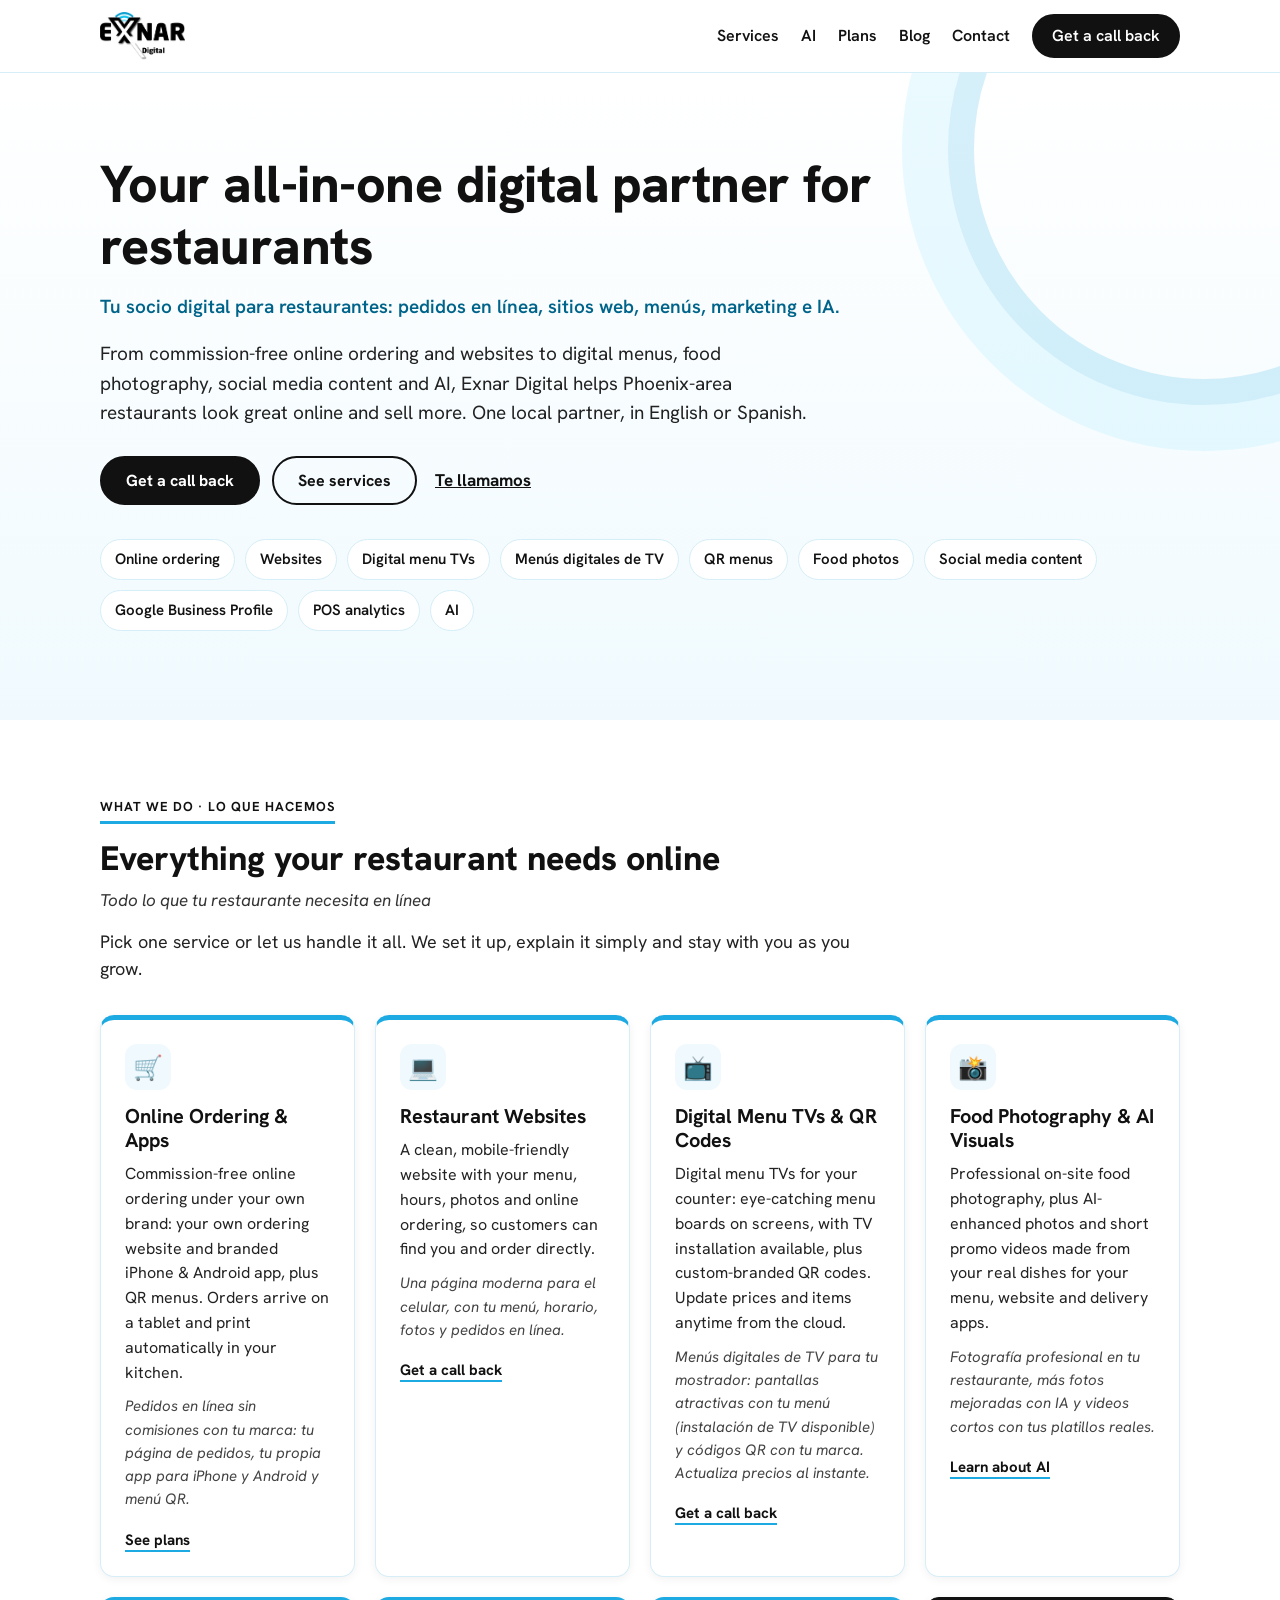
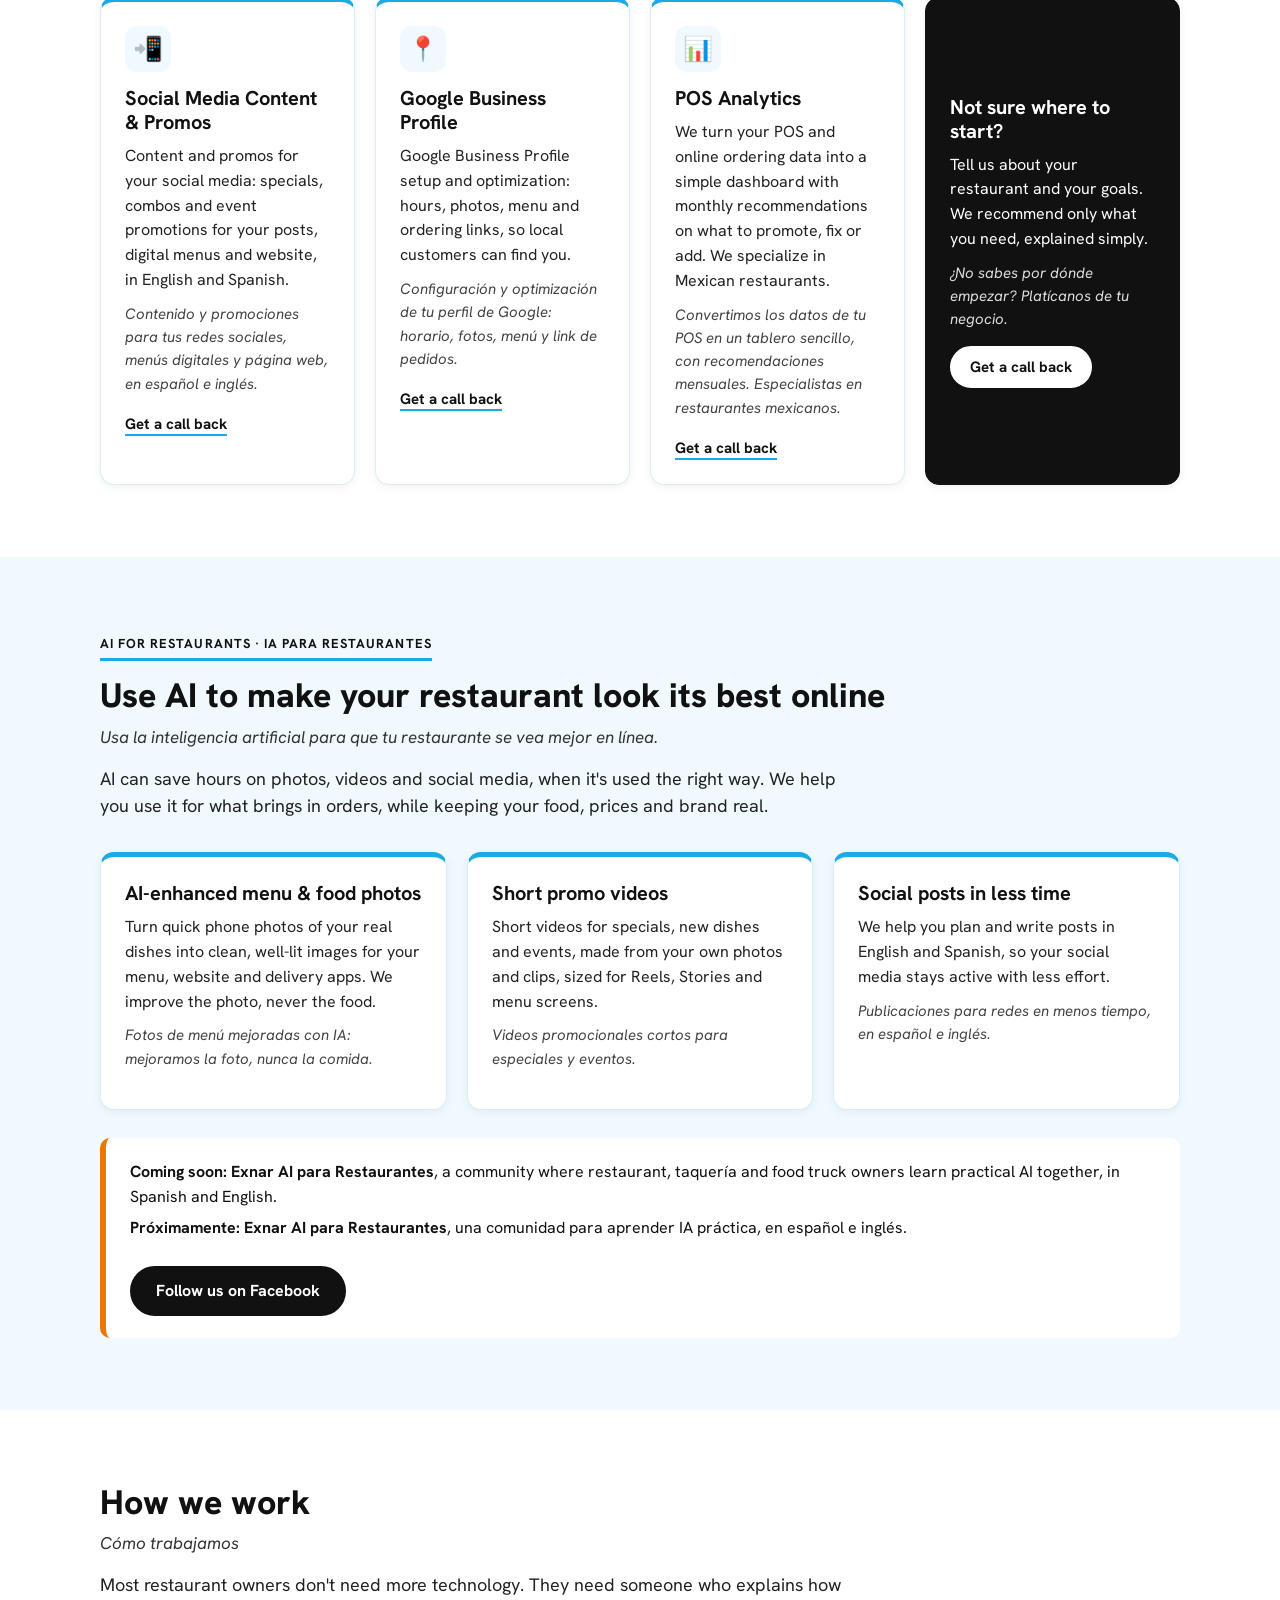
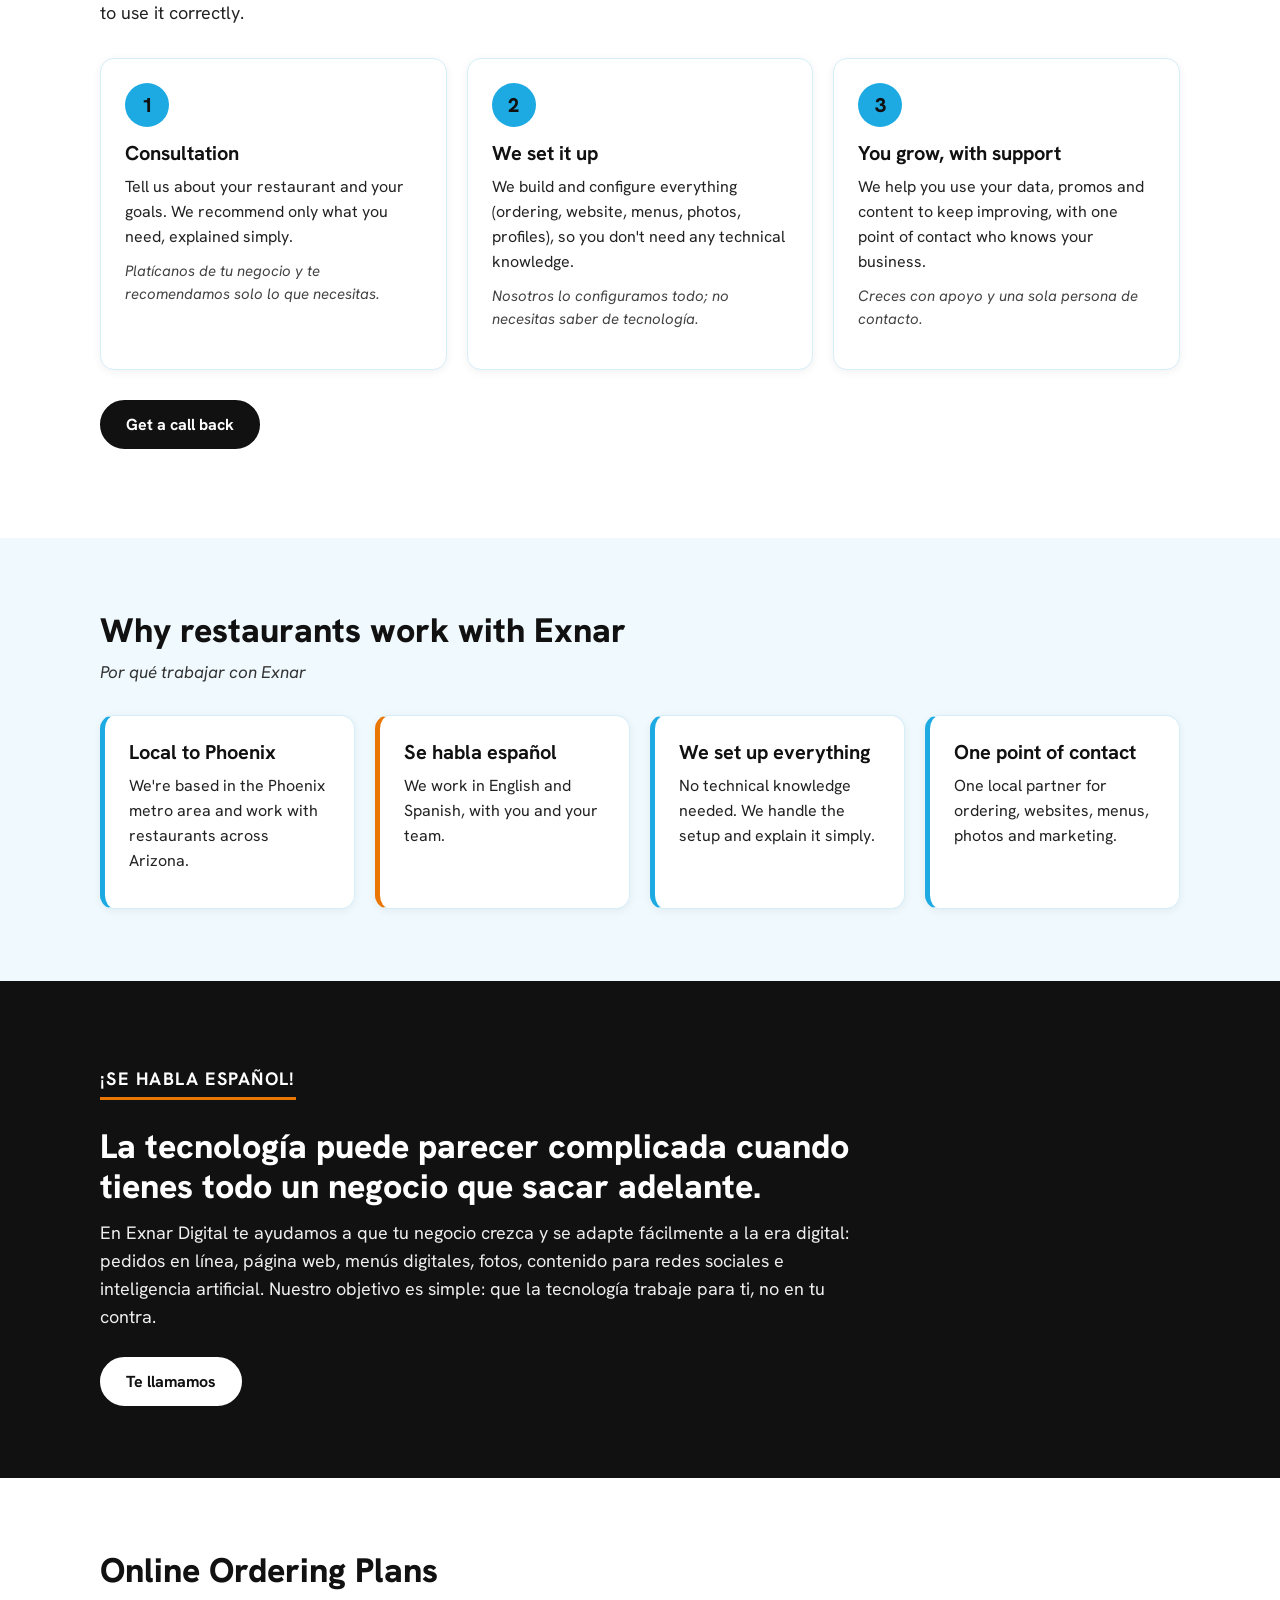
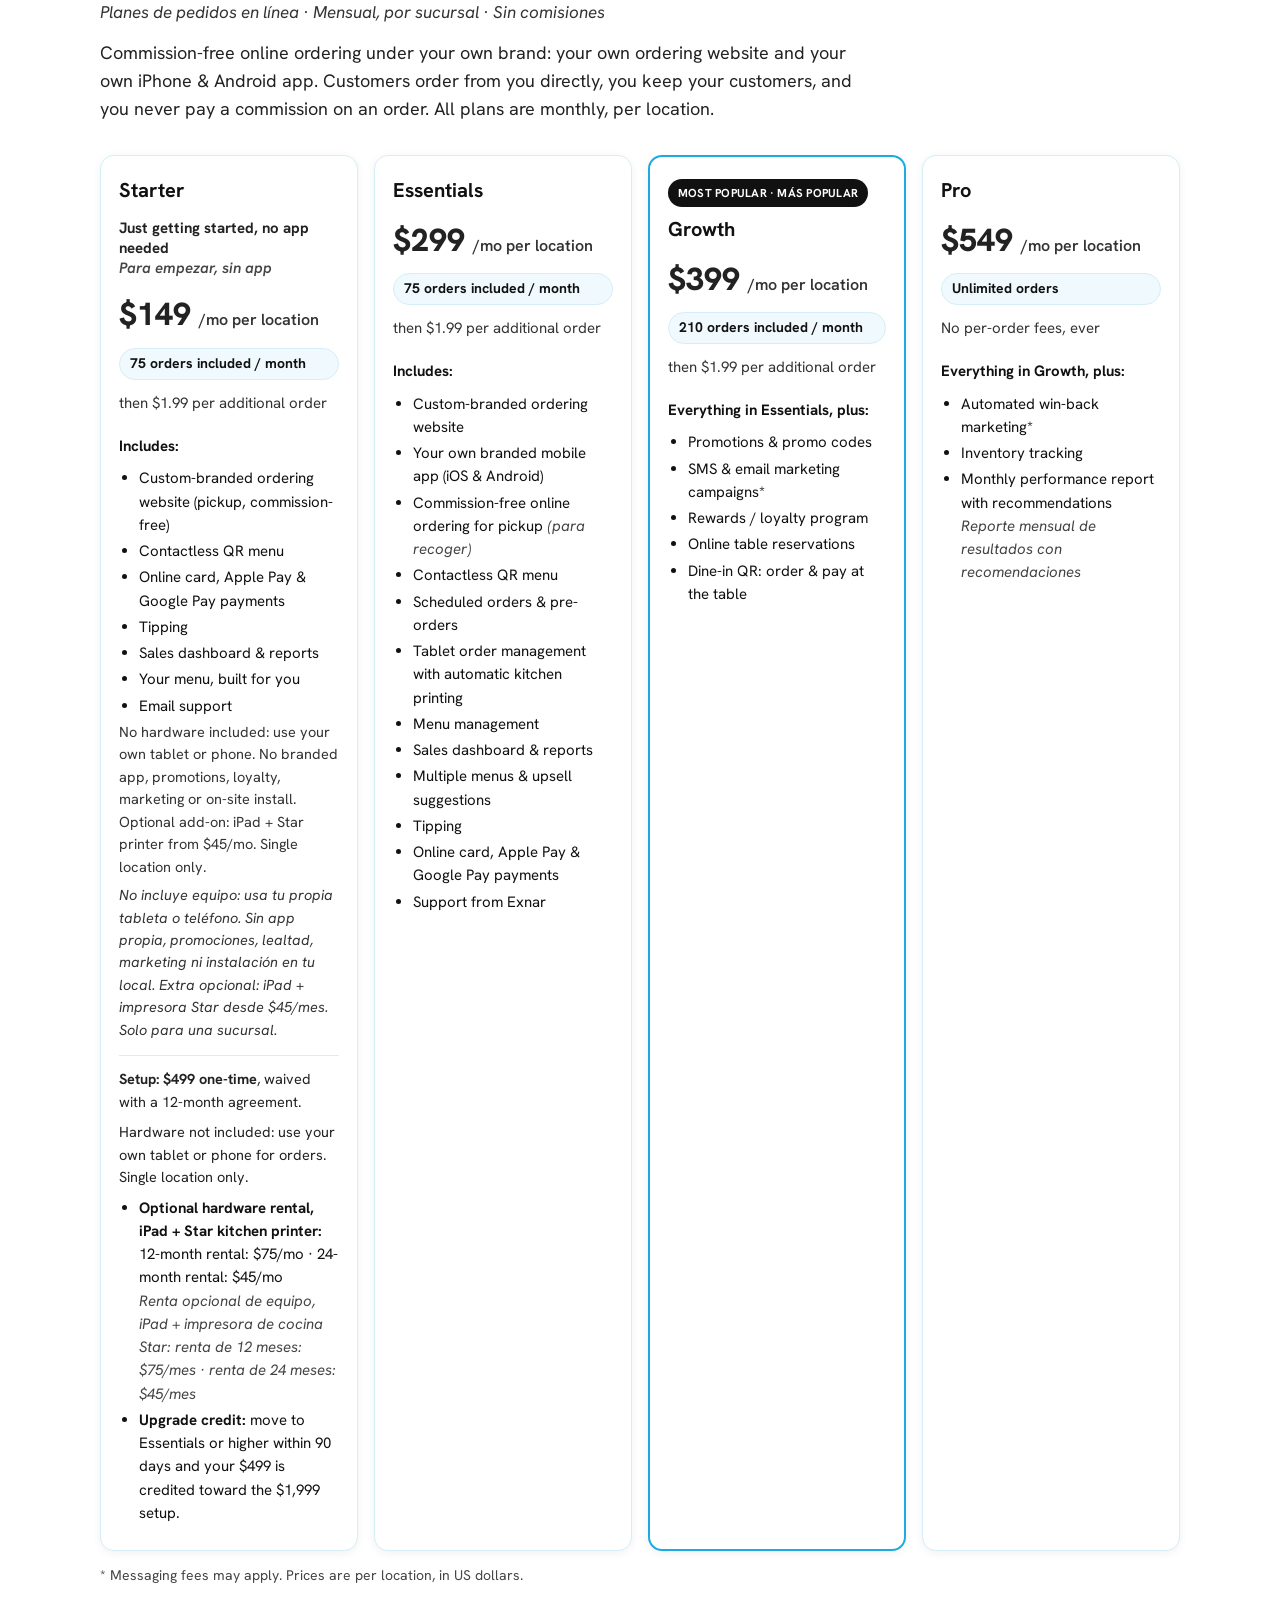
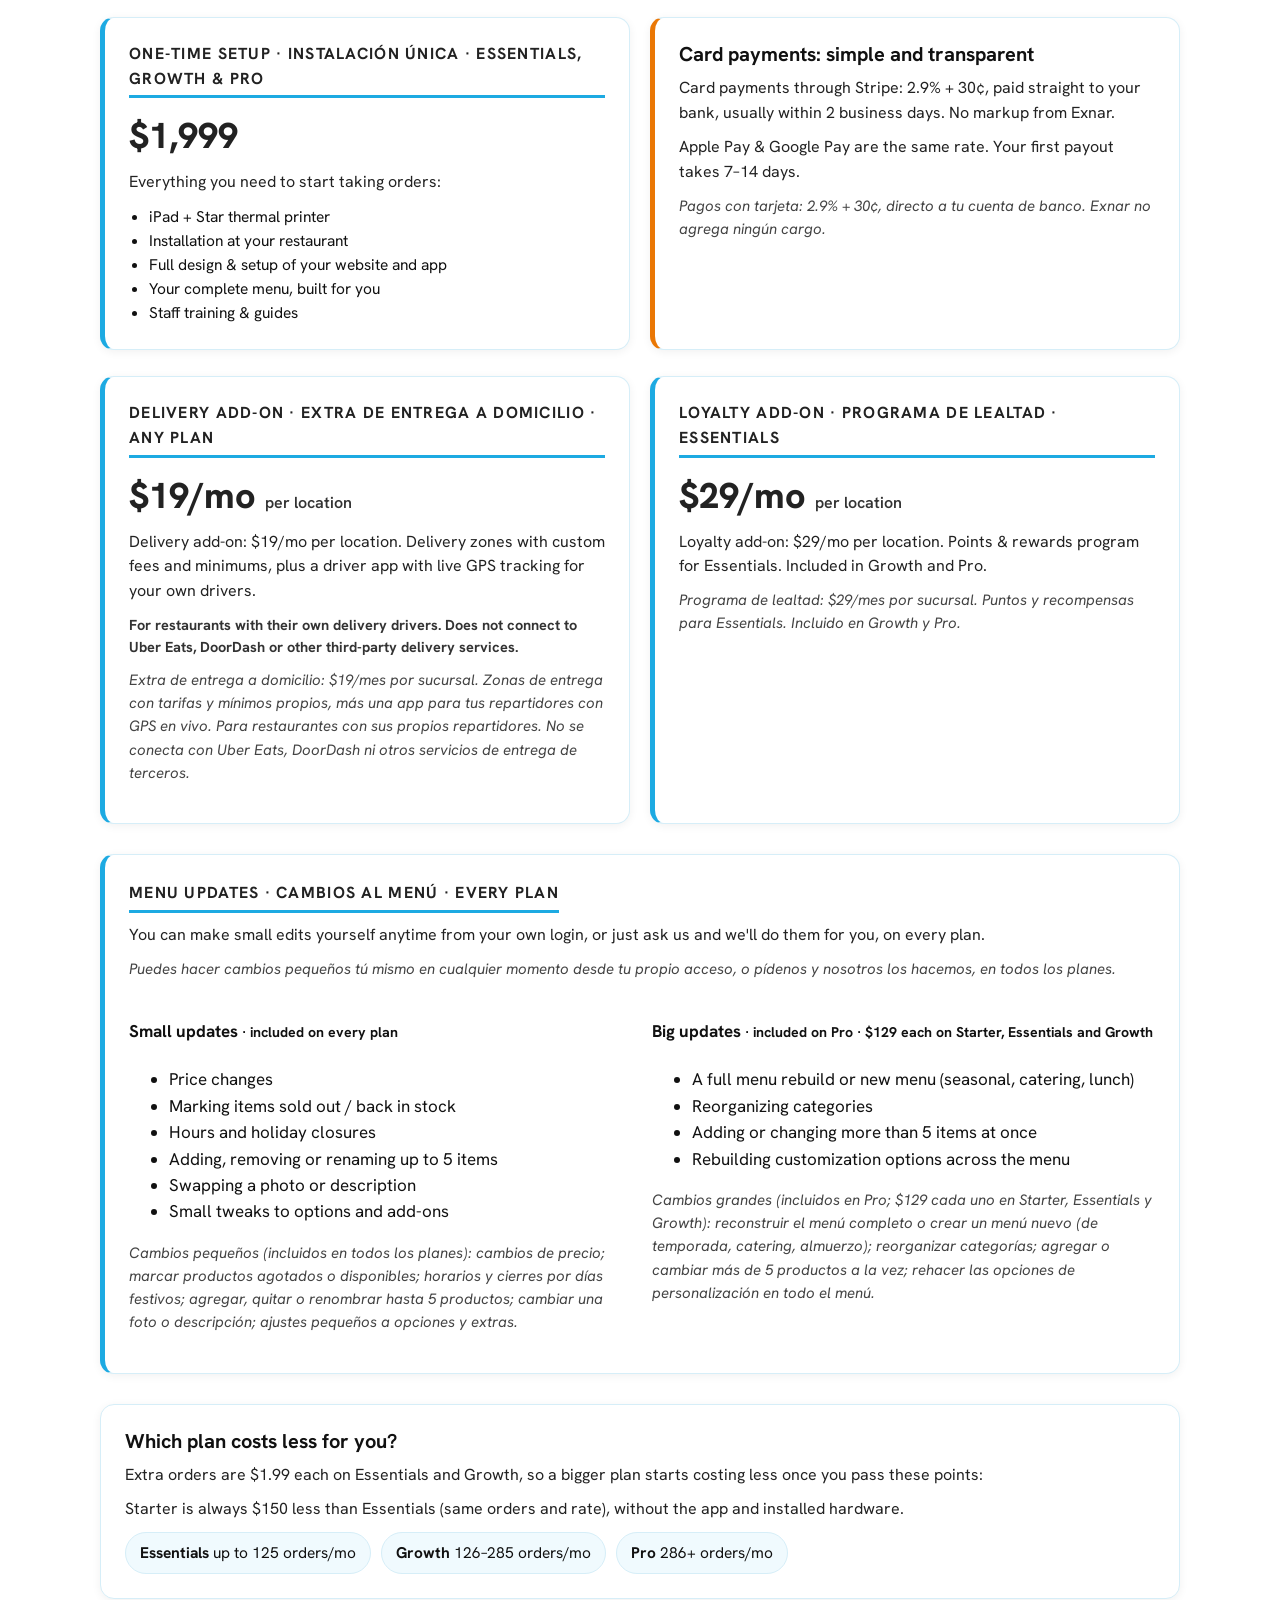
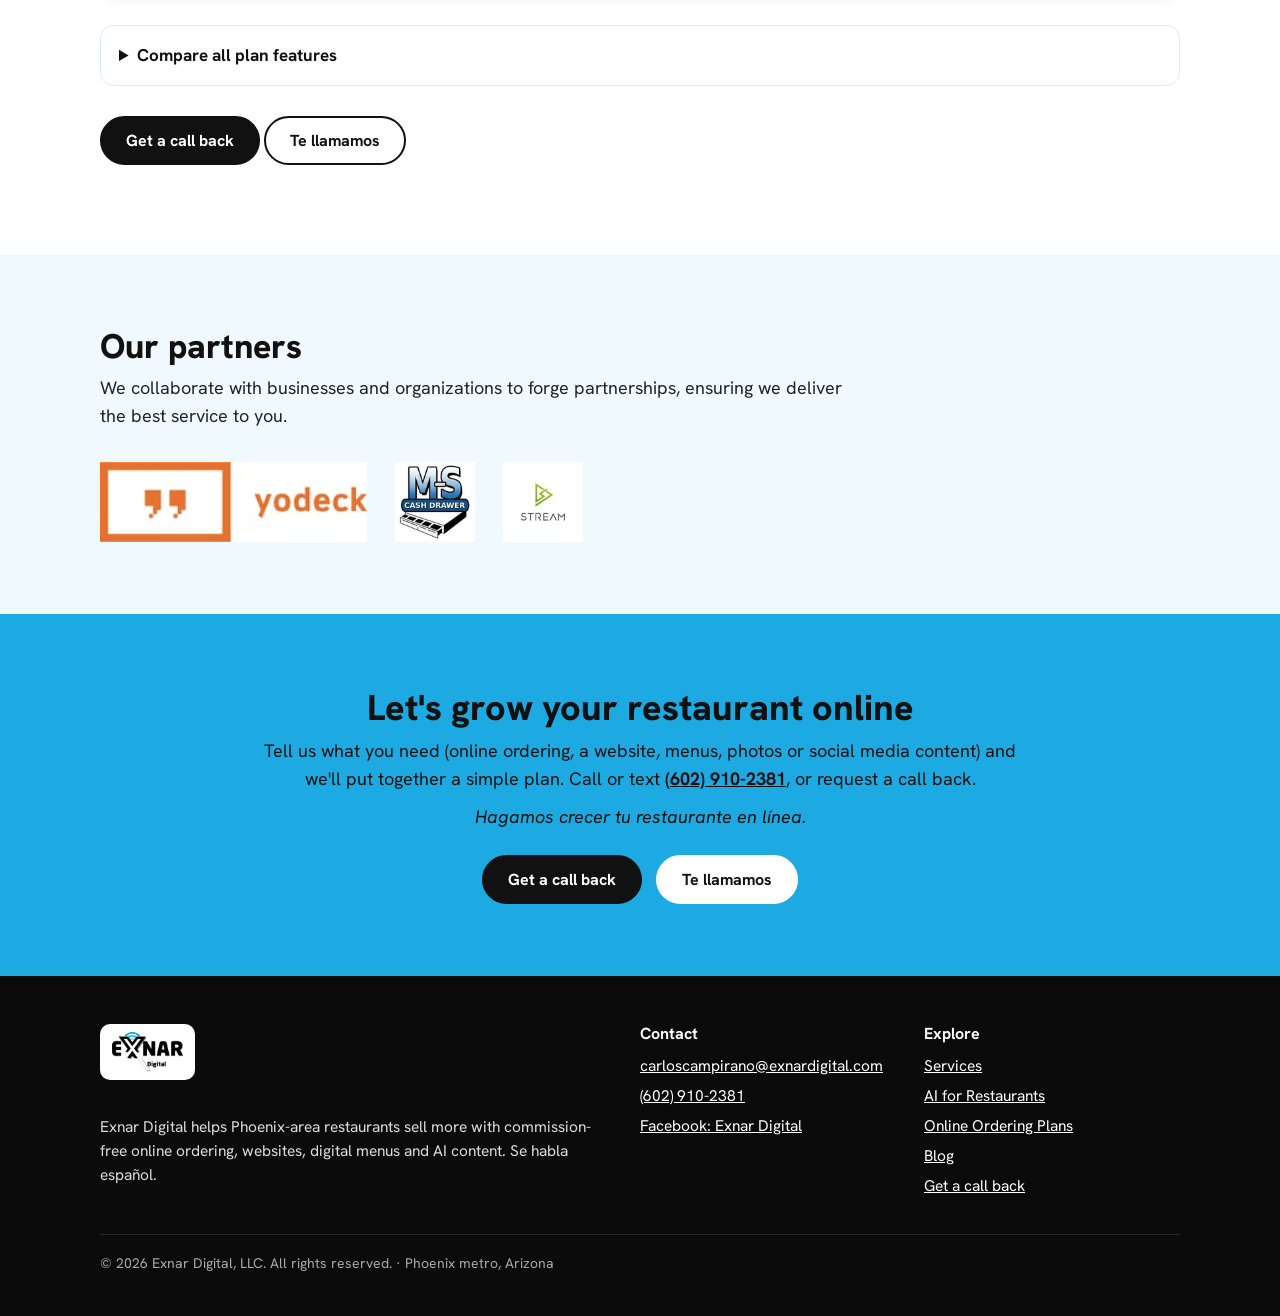
<file: index.html>
<!doctype html>
<html lang="en">
<head>
<meta charset="utf-8">
<meta name="viewport" content="width=device-width, initial-scale=1">
<title>Restaurant Websites, Online Ordering &amp; AI | Exnar Digital</title>
<meta name="description" content="Phoenix-area digital partner for restaurants: commission-free online ordering, websites, digital menus, food photos, social media and AI. Se habla español.">
<link rel="canonical" href="https://www.exnardigital.com/">
<meta property="og:type" content="website">
<meta property="og:site_name" content="Exnar Digital">
<meta property="og:title" content="Restaurant Websites, Online Ordering &amp; AI | Exnar Digital">
<meta property="og:description" content="Phoenix-area digital partner for restaurants: commission-free online ordering, websites, digital menus, food photos, social media and AI. Se habla español.">
<meta property="og:url" content="https://www.exnardigital.com/">
<meta property="og:image" content="https://www.exnardigital.com/assets/img/og-image.png">
<meta property="og:image:width" content="1200">
<meta property="og:image:height" content="630">
<meta name="twitter:card" content="summary_large_image">
<meta name="theme-color" content="#1DAAE2">
<link rel="icon" href="favicon.ico" sizes="any">
<link rel="icon" type="image/png" sizes="32x32" href="favicon-32.png">
<link rel="apple-touch-icon" href="apple-touch-icon.png">
<link rel="preconnect" href="https://fonts.googleapis.com">
<link rel="preconnect" href="https://fonts.gstatic.com" crossorigin>
<link href="https://fonts.googleapis.com/css2?family=Hanken+Grotesk:ital,wght@0,400;0,600;0,700;0,800;1,400&display=swap" rel="stylesheet">
<link rel="stylesheet" href="assets/styles.css">
<script type="application/ld+json">{"@context":"https://schema.org","@type":"ProfessionalService","name":"Exnar Digital","url":"https://www.exnardigital.com/","logo":"https://www.exnardigital.com/assets/img/logo-lg.png","image":"https://www.exnardigital.com/assets/img/og-image.png","email":"carloscampirano@exnardigital.com","telephone":"+1-602-910-2381","areaServed":{"@type":"Place","name":"Phoenix metropolitan area, Arizona"},"knowsLanguage":["en","es"],"sameAs":["https://www.facebook.com/profile.php?id=61595524957636"]}</script>
</head>
<body>
<a class="skip" href="#main">Skip to content</a>
<header class="site-header">
 <div class="wrap">
  <a class="brand" href="./" aria-label="Exnar Digital home"><picture><source srcset="assets/img/logo.webp" type="image/webp"><img src="assets/img/logo.png" alt="Exnar Digital" width="199" height="112"></picture></a>
  <input type="checkbox" id="nav-toggle" class="nav-toggle" aria-hidden="true" hidden>
  <label for="nav-toggle" class="menu-btn">Menu</label>
  <nav class="nav" aria-label="Main">
   <a href="#services">Services</a>
   <a href="#ai">AI</a>
   <a href="#plans">Plans</a>
   <a href="blog/">Blog</a>
   <a href="contact/">Contact</a>
   <a class="btn btn-dark btn-sm" href="contact/#callback">Get a call back</a>
  </nav>
 </div>
</header>
<main id="main">
<section class="hero">
 <div class="wrap">
  <h1>Your all-in-one digital partner for restaurants</h1>
  <p class="tag" lang="es">Tu socio digital para restaurantes: pedidos en línea, sitios web, menús, marketing e IA.</p>
  <p class="sub">From commission-free online ordering and websites to digital menus, food photography, social media content and AI, Exnar Digital helps Phoenix-area restaurants look great online and sell more. One local partner, in English or Spanish.</p>
  <div class="ctas">
   <a class="btn btn-dark" href="contact/#callback">Get a call back</a>
   <a class="btn btn-outline" href="#services">See services</a>
   <a class="textlink" href="contact/#callback" lang="es">Te llamamos</a>
  </div>
  <ul class="chips" aria-label="Services at a glance"><li>Online ordering</li><li>Websites</li><li>Digital menu TVs</li><li>Menús digitales de TV</li><li>QR menus</li><li>Food photos</li><li>Social media content</li><li>Google Business Profile</li><li>POS analytics</li><li>AI</li></ul>
 </div>
</section>

<section id="services" class="sec">
 <div class="wrap">
  <p class="eyebrow">What we do · Lo que hacemos</p>
  <h2>Everything your restaurant needs online</h2>
  <p class="es" lang="es">Todo lo que tu restaurante necesita en línea</p>
  <p class="lead">Pick one service or let us handle it all. We set it up, explain it simply and stay with you as you grow.</p>
  <div class="grid g4 services"><article class="card card-top"><div class="icon" aria-hidden="true">🛒</div><h3>Online Ordering &amp; Apps</h3><p>Commission-free online ordering under your own brand: your own ordering website and branded iPhone &amp; Android app, plus QR menus. Orders arrive on a tablet and print automatically in your kitchen.</p><p class="es" lang="es">Pedidos en línea sin comisiones con tu marca: tu página de pedidos, tu propia app para iPhone y Android y menú QR.</p><a class="more" href="#plans">See plans</a></article><article class="card card-top"><div class="icon" aria-hidden="true">💻</div><h3>Restaurant Websites</h3><p>A clean, mobile-friendly website with your menu, hours, photos and online ordering, so customers can find you and order directly.</p><p class="es" lang="es">Una página moderna para el celular, con tu menú, horario, fotos y pedidos en línea.</p><a class="more" href="contact/#callback">Get a call back</a></article><article class="card card-top"><div class="icon" aria-hidden="true">📺</div><h3>Digital Menu TVs &amp; QR Codes</h3><p>Digital menu TVs for your counter: eye-catching menu boards on screens, with TV installation available, plus custom-branded QR codes. Update prices and items anytime from the cloud.</p><p class="es" lang="es">Menús digitales de TV para tu mostrador: pantallas atractivas con tu menú (instalación de TV disponible) y códigos QR con tu marca. Actualiza precios al instante.</p><a class="more" href="contact/#callback">Get a call back</a></article><article class="card card-top"><div class="icon" aria-hidden="true">📸</div><h3>Food Photography &amp; AI Visuals</h3><p>Professional on-site food photography, plus AI-enhanced photos and short promo videos made from your real dishes for your menu, website and delivery apps.</p><p class="es" lang="es">Fotografía profesional en tu restaurante, más fotos mejoradas con IA y videos cortos con tus platillos reales.</p><a class="more" href="#ai">Learn about AI</a></article><article class="card card-top"><div class="icon" aria-hidden="true">📲</div><h3>Social Media Content &amp; Promos</h3><p>Content and promos for your social media: specials, combos and event promotions for your posts, digital menus and website, in English and Spanish.</p><p class="es" lang="es">Contenido y promociones para tus redes sociales, menús digitales y página web, en español e inglés.</p><a class="more" href="contact/#callback">Get a call back</a></article><article class="card card-top"><div class="icon" aria-hidden="true">📍</div><h3>Google Business Profile</h3><p>Google Business Profile setup and optimization: hours, photos, menu and ordering links, so local customers can find you.</p><p class="es" lang="es">Configuración y optimización de tu perfil de Google: horario, fotos, menú y link de pedidos.</p><a class="more" href="contact/#callback">Get a call back</a></article><article class="card card-top"><div class="icon" aria-hidden="true">📊</div><h3>POS Analytics</h3><p>We turn your POS and online ordering data into a simple dashboard with monthly recommendations on what to promote, fix or add. We specialize in Mexican restaurants.</p><p class="es" lang="es">Convertimos los datos de tu POS en un tablero sencillo, con recomendaciones mensuales. Especialistas en restaurantes mexicanos.</p><a class="more" href="contact/#callback">Get a call back</a></article><article class="card card-cta"><h3>Not sure where to start?</h3><p>Tell us about your restaurant and your goals. We recommend only what you need, explained simply.</p><p class="es" lang="es">¿No sabes por dónde empezar? Platícanos de tu negocio.</p><a class="btn btn-white btn-sm" href="contact/#callback">Get a call back</a></article></div>
 </div>
</section>

<section id="ai" class="sec sec-soft">
 <div class="wrap">
  <p class="eyebrow">AI for Restaurants · IA para restaurantes</p>
  <h2>Use AI to make your restaurant look its best online</h2>
  <p class="es" lang="es">Usa la inteligencia artificial para que tu restaurante se vea mejor en línea.</p>
  <p class="lead">AI can save hours on photos, videos and social media, when it's used the right way. We help you use it for what brings in orders, while keeping your food, prices and brand real.</p>
  <div class="grid g3">
   <article class="card card-top"><h3>AI-enhanced menu &amp; food photos</h3><p>Turn quick phone photos of your real dishes into clean, well-lit images for your menu, website and delivery apps. We improve the photo, never the food.</p><p class="es" lang="es">Fotos de menú mejoradas con IA: mejoramos la foto, nunca la comida.</p></article>
   <article class="card card-top"><h3>Short promo videos</h3><p>Short videos for specials, new dishes and events, made from your own photos and clips, sized for Reels, Stories and menu screens.</p><p class="es" lang="es">Videos promocionales cortos para especiales y eventos.</p></article>
   <article class="card card-top"><h3>Social posts in less time</h3><p>We help you plan and write posts in English and Spanish, so your social media stays active with less effort.</p><p class="es" lang="es">Publicaciones para redes en menos tiempo, en español e inglés.</p></article>
  </div>
  <div class="callout">
   <div><p><strong>Coming soon: Exnar AI para Restaurantes</strong>, a community where restaurant, taquería and food truck owners learn practical AI together, in Spanish and English.</p><p lang="es"><strong>Próximamente: Exnar AI para Restaurantes</strong>, una comunidad para aprender IA práctica, en español e inglés.</p></div>
   <a class="btn btn-dark" href="https://www.facebook.com/profile.php?id=61595524957636" target="_blank" rel="noopener">Follow us on Facebook</a>
  </div>
 </div>
</section>

<section id="how-we-work" class="sec">
 <div class="wrap">
  <h2>How we work</h2>
  <p class="es" lang="es">Cómo trabajamos</p>
  <p class="lead">Most restaurant owners don't need more technology. They need someone who explains how to use it correctly.</p>
  <div class="grid g3">
   <article class="card"><span class="num" aria-hidden="true">1</span><h3>Consultation</h3><p>Tell us about your restaurant and your goals. We recommend only what you need, explained simply.</p><p class="es" lang="es">Platícanos de tu negocio y te recomendamos solo lo que necesitas.</p></article>
   <article class="card"><span class="num" aria-hidden="true">2</span><h3>We set it up</h3><p>We build and configure everything (ordering, website, menus, photos, profiles), so you don't need any technical knowledge.</p><p class="es" lang="es">Nosotros lo configuramos todo; no necesitas saber de tecnología.</p></article>
   <article class="card"><span class="num" aria-hidden="true">3</span><h3>You grow, with support</h3><p>We help you use your data, promos and content to keep improving, with one point of contact who knows your business.</p><p class="es" lang="es">Creces con apoyo y una sola persona de contacto.</p></article>
  </div>
  <p class="mt"><a class="btn btn-dark" href="contact/#callback">Get a call back</a></p>
 </div>
</section>

<section id="why-exnar" class="sec sec-soft">
 <div class="wrap">
  <h2>Why restaurants work with Exnar</h2>
  <p class="es" lang="es">Por qué trabajar con Exnar</p>
  <div class="grid g4 mt">
   <article class="card card-left"><h3>Local to Phoenix</h3><p>We're based in the Phoenix metro area and work with restaurants across Arizona.</p></article>
   <article class="card card-left" style="border-left-color:#EA7704"><h3 lang="es">Se habla español</h3><p>We work in English and Spanish, with you and your team.</p></article>
   <article class="card card-left"><h3>We set up everything</h3><p>No technical knowledge needed. We handle the setup and explain it simply.</p></article>
   <article class="card card-left"><h3>One point of contact</h3><p>One local partner for ordering, websites, menus, photos and marketing.</p></article>
  </div>
 </div>
</section>

<section id="espanol" class="sec es-block" lang="es">
 <div class="wrap">
  <p class="eyebrow">¡Se habla español!</p>
  <h2>La tecnología puede parecer complicada cuando tienes todo un negocio que sacar adelante.</h2>
  <p>En Exnar Digital te ayudamos a que tu negocio crezca y se adapte fácilmente a la era digital: pedidos en línea, página web, menús digitales, fotos, contenido para redes sociales e inteligencia artificial. Nuestro objetivo es simple: que la tecnología trabaje para ti, no en tu contra.</p>
  <a class="btn btn-white" href="contact/#callback">Te llamamos</a>
 </div>
</section>

<section id="plans" class="sec">
 <div class="wrap">
  <span id="pricing" aria-hidden="true"></span>
  <h2>Online Ordering Plans</h2>
  <p class="es" lang="es">Planes de pedidos en línea · Mensual, por sucursal · Sin comisiones</p>
  <p class="lead">Commission-free online ordering under your own brand: your own ordering website and your own iPhone &amp; Android app. Customers order from you directly, you keep your customers, and you never pay a commission on an order. All plans are monthly, per location.</p>
  <div class="grid plans4">
   <article class="card plan plan-starter">
    <h3>Starter</h3>
    <p class="for">Just getting started, no app needed<br><span class="es" lang="es">Para empezar, sin app</span></p>
    <p class="price">$149 <small>/mo per location</small></p>
    <span class="limit">75 orders included / month</span>
    <p class="extra">then $1.99 per additional order</p>
    <h4>Includes:</h4><ul><li>Custom-branded ordering website (pickup, commission-free)</li><li>Contactless QR menu</li><li>Online card, Apple Pay &amp; Google Pay payments</li><li>Tipping</li><li>Sales dashboard &amp; reports</li><li>Your menu, built for you</li><li>Email support</li></ul>
    <p class="small">No hardware included: use your own tablet or phone. No branded app, promotions, loyalty, marketing or on-site install. Optional add-on: iPad + Star printer from $45/mo. Single location only.</p>
    <p class="small es" lang="es">No incluye equipo: usa tu propia tableta o teléfono. Sin app propia, promociones, lealtad, marketing ni instalación en tu local. Extra opcional: iPad + impresora Star desde $45/mes. Solo para una sucursal.</p>
    <div class="starter-setup">
     <p><strong>Setup: $499 one-time</strong>, waived with a 12-month agreement.</p>
     <p>Hardware not included: use your own tablet or phone for orders. Single location only.</p>
     <ul><li><strong>Optional hardware rental, iPad + Star kitchen printer:</strong> 12-month rental: $75/mo · 24-month rental: $45/mo<br><span class="es" lang="es">Renta opcional de equipo, iPad + impresora de cocina Star: renta de 12 meses: $75/mes · renta de 24 meses: $45/mes</span></li><li><strong>Upgrade credit:</strong> move to Essentials or higher within 90 days and your $499 is credited toward the $1,999 setup.</li></ul>
    </div>
   </article>
   <article class="card plan">
    <h3>Essentials</h3>
    <p class="price">$299 <small>/mo per location</small></p>
    <span class="limit">75 orders included / month</span>
    <p class="extra">then $1.99 per additional order</p>
    <h4>Includes:</h4><ul><li>Custom-branded ordering website</li><li>Your own branded mobile app (iOS &amp; Android)</li><li>Commission-free online ordering for pickup <span class="es" lang="es">(para recoger)</span></li><li>Contactless QR menu</li><li>Scheduled orders &amp; pre-orders</li><li>Tablet order management with automatic kitchen printing</li><li>Menu management</li><li>Sales dashboard &amp; reports</li><li>Multiple menus &amp; upsell suggestions</li><li>Tipping</li><li>Online card, Apple Pay &amp; Google Pay payments</li><li>Support from Exnar</li></ul>
   </article>
   <article class="card plan plan-featured">
    <p class="badge">Most Popular · <span lang="es">Más popular</span></p>
    <h3>Growth</h3>
    <p class="price">$399 <small>/mo per location</small></p>
    <span class="limit">210 orders included / month</span>
    <p class="extra">then $1.99 per additional order</p>
    <h4>Everything in Essentials, plus:</h4><ul><li>Promotions &amp; promo codes</li><li>SMS &amp; email marketing campaigns*</li><li>Rewards / loyalty program</li><li>Online table reservations</li><li>Dine-in QR: order &amp; pay at the table</li></ul>
   </article>
   <article class="card plan">
    <h3>Pro</h3>
    <p class="price">$549 <small>/mo per location</small></p>
    <span class="limit">Unlimited orders</span>
    <p class="extra">No per-order fees, ever</p>
    <h4>Everything in Growth, plus:</h4><ul><li>Automated win-back marketing*</li><li>Inventory tracking</li><li>Monthly performance report with recommendations<br><span class="es" lang="es">Reporte mensual de resultados con recomendaciones</span></li></ul>
   </article>
  </div>
  <p class="foot">* Messaging fees may apply. Prices are per location, in US dollars.</p>
  <div class="grid g2 mt">
   <article class="card card-left setup">
    <p class="eyebrow">One-time setup · <span lang="es">Instalación única</span> · Essentials, Growth &amp; Pro</p>
    <p class="price">$1,999</p>
    <p>Everything you need to start taking orders:</p>
    <ul><li>iPad + Star thermal printer</li><li>Installation at your restaurant</li><li>Full design &amp; setup of your website and app</li><li>Your complete menu, built for you</li><li>Staff training &amp; guides</li></ul>
   </article>
   <article class="card card-left" style="border-left-color:#EA7704">
    <h3>Card payments: simple and transparent</h3>
    <p>Card payments through Stripe: 2.9% + 30¢, paid straight to your bank, usually within 2 business days. No markup from Exnar.</p>
    <p>Apple Pay &amp; Google Pay are the same rate. Your first payout takes 7–14 days.</p>
    <p class="es" lang="es">Pagos con tarjeta: 2.9% + 30¢, directo a tu cuenta de banco. Exnar no agrega ningún cargo.</p>
   </article>
  </div>
  <div class="grid g2 mt addons">
   <article class="card card-left setup addon">
    <p class="eyebrow">Delivery add-on · <span lang="es">Extra de entrega a domicilio</span> · Any plan</p>
    <p class="price">$19/mo <small>per location</small></p>
    <p>Delivery add-on: $19/mo per location. Delivery zones with custom fees and minimums, plus a driver app with live GPS tracking for your own drivers.</p>
    <p class="note"><strong>For restaurants with their own delivery drivers. Does not connect to Uber Eats, DoorDash or other third-party delivery services.</strong></p>
    <p class="es" lang="es">Extra de entrega a domicilio: $19/mes por sucursal. Zonas de entrega con tarifas y mínimos propios, más una app para tus repartidores con GPS en vivo. Para restaurantes con sus propios repartidores. No se conecta con Uber Eats, DoorDash ni otros servicios de entrega de terceros.</p>
   </article>
   <article class="card card-left setup addon">
    <p class="eyebrow">Loyalty add-on · <span lang="es">Programa de lealtad</span> · Essentials</p>
    <p class="price">$29/mo <small>per location</small></p>
    <p>Loyalty add-on: $29/mo per location. Points &amp; rewards program for Essentials. Included in Growth and Pro.</p>
    <p class="es" lang="es">Programa de lealtad: $29/mes por sucursal. Puntos y recompensas para Essentials. Incluido en Growth y Pro.</p>
   </article>
  </div>
  <article class="card card-left mt menu-updates">
   <p class="eyebrow">Menu updates · <span lang="es">Cambios al menú</span> · Every plan</p>
   <p>You can make small edits yourself anytime from your own login, or just ask us and we'll do them for you, on every plan.</p>
   <p class="es" lang="es">Puedes hacer cambios pequeños tú mismo en cualquier momento desde tu propio acceso, o pídenos y nosotros los hacemos, en todos los planes.</p>
   <div class="grid g2">
    <div>
     <h4>Small updates <small>· included on every plan</small></h4>
     <ul><li>Price changes</li><li>Marking items sold out / back in stock</li><li>Hours and holiday closures</li><li>Adding, removing or renaming up to 5 items</li><li>Swapping a photo or description</li><li>Small tweaks to options and add-ons</li></ul>
     <p class="es" lang="es">Cambios pequeños (incluidos en todos los planes): cambios de precio; marcar productos agotados o disponibles; horarios y cierres por días festivos; agregar, quitar o renombrar hasta 5 productos; cambiar una foto o descripción; ajustes pequeños a opciones y extras.</p>
    </div>
    <div>
     <h4>Big updates <small>· included on Pro · $129 each on Starter, Essentials and Growth</small></h4>
     <ul><li>A full menu rebuild or new menu (seasonal, catering, lunch)</li><li>Reorganizing categories</li><li>Adding or changing more than 5 items at once</li><li>Rebuilding customization options across the menu</li></ul>
     <p class="es" lang="es">Cambios grandes (incluidos en Pro; $129 cada uno en Starter, Essentials y Growth): reconstruir el menú completo o crear un menú nuevo (de temporada, catering, almuerzo); reorganizar categorías; agregar o cambiar más de 5 productos a la vez; rehacer las opciones de personalización en todo el menú.</p>
    </div>
   </div>
  </article>
  <div class="card mt which">
   <h3>Which plan costs less for you?</h3>
   <p>Extra orders are $1.99 each on Essentials and Growth, so a bigger plan starts costing less once you pass these points:</p>
   <p>Starter is always $150 less than Essentials (same orders and rate), without the app and installed hardware.</p>
   <ul class="ranges"><li><strong>Essentials</strong> up to 125 orders/mo</li><li><strong>Growth</strong> 126–285 orders/mo</li><li><strong>Pro</strong> 286+ orders/mo</li></ul>
  </div>
  <details class="compare">
   <summary>Compare all plan features</summary>
   <div class="table-wrap"><table>
    <thead><tr><th scope="col">Feature</th><th scope="col">Starter<br><small>$149/mo</small></th><th scope="col">Essentials<br><small>$299/mo</small></th><th scope="col">Growth<br><small>$399/mo</small></th><th scope="col">Pro<br><small>$549/mo</small></th></tr></thead>
    <tbody><tr class="group"><th colspan="5" scope="colgroup">Orders</th></tr><tr><th scope="row">Orders included each month</th><td>75</td><td>75</td><td>210</td><td>Unlimited</td></tr><tr><th scope="row">Price per additional order</th><td>$1.99</td><td>$1.99</td><td>$1.99</td><td>None</td></tr><tr class="group"><th colspan="5" scope="colgroup">Ordering, menus &amp; payments</th></tr><tr><th scope="row">Custom-branded ordering website</th><td><span aria-hidden="true">✅</span><span class="sr">Included</span></td><td><span aria-hidden="true">✅</span><span class="sr">Included</span></td><td><span aria-hidden="true">✅</span><span class="sr">Included</span></td><td><span aria-hidden="true">✅</span><span class="sr">Included</span></td></tr><tr><th scope="row">Commission-free online ordering for pickup <span class="es" lang="es">(para recoger)</span></th><td><span aria-hidden="true">✅</span><span class="sr">Included</span></td><td><span aria-hidden="true">✅</span><span class="sr">Included</span></td><td><span aria-hidden="true">✅</span><span class="sr">Included</span></td><td><span aria-hidden="true">✅</span><span class="sr">Included</span></td></tr><tr><th scope="row">Contactless QR menu</th><td><span aria-hidden="true">✅</span><span class="sr">Included</span></td><td><span aria-hidden="true">✅</span><span class="sr">Included</span></td><td><span aria-hidden="true">✅</span><span class="sr">Included</span></td><td><span aria-hidden="true">✅</span><span class="sr">Included</span></td></tr><tr><th scope="row">Delivery add-on ($19/mo): delivery zones + driver app with live GPS<br><span class="es" lang="es">Extra de entrega ($19/mes): zonas de entrega + app de repartidores con GPS en vivo</span></th><td>Optional <span class="nw">add-on</span><br><span class="es" lang="es">Extra opcional</span></td><td>Optional <span class="nw">add-on</span><br><span class="es" lang="es">Extra opcional</span></td><td>Optional <span class="nw">add-on</span><br><span class="es" lang="es">Extra opcional</span></td><td>Optional <span class="nw">add-on</span><br><span class="es" lang="es">Extra opcional</span></td></tr><tr><th scope="row">Scheduled orders &amp; pre-orders</th><td><span aria-hidden="true">✅</span><span class="sr">Included</span></td><td><span aria-hidden="true">✅</span><span class="sr">Included</span></td><td><span aria-hidden="true">✅</span><span class="sr">Included</span></td><td><span aria-hidden="true">✅</span><span class="sr">Included</span></td></tr><tr><th scope="row">Tablet order management with automatic kitchen printing</th><td>Your device</td><td><span aria-hidden="true">✅</span><span class="sr">Included</span></td><td><span aria-hidden="true">✅</span><span class="sr">Included</span></td><td><span aria-hidden="true">✅</span><span class="sr">Included</span></td></tr><tr><th scope="row">iPad + Star kitchen printer, installed</th><td>Optional rental<br><span class="es" lang="es">Renta opcional</span></td><td><span aria-hidden="true">✅</span><span class="sr">Included</span></td><td><span aria-hidden="true">✅</span><span class="sr">Included</span></td><td><span aria-hidden="true">✅</span><span class="sr">Included</span></td></tr><tr><th scope="row">Your complete menu, built for you</th><td><span aria-hidden="true">✅</span><span class="sr">Included</span></td><td><span aria-hidden="true">✅</span><span class="sr">Included</span></td><td><span aria-hidden="true">✅</span><span class="sr">Included</span></td><td><span aria-hidden="true">✅</span><span class="sr">Included</span></td></tr><tr><th scope="row">Menu management</th><td><span aria-hidden="true">✅</span><span class="sr">Included</span></td><td><span aria-hidden="true">✅</span><span class="sr">Included</span></td><td><span aria-hidden="true">✅</span><span class="sr">Included</span></td><td><span aria-hidden="true">✅</span><span class="sr">Included</span></td></tr><tr><th scope="row">Multiple menus &amp; upsell suggestions</th><td><span aria-hidden="true">✅</span><span class="sr">Included</span></td><td><span aria-hidden="true">✅</span><span class="sr">Included</span></td><td><span aria-hidden="true">✅</span><span class="sr">Included</span></td><td><span aria-hidden="true">✅</span><span class="sr">Included</span></td></tr><tr><th scope="row">Sales dashboard &amp; reports</th><td><span aria-hidden="true">✅</span><span class="sr">Included</span></td><td><span aria-hidden="true">✅</span><span class="sr">Included</span></td><td><span aria-hidden="true">✅</span><span class="sr">Included</span></td><td><span aria-hidden="true">✅</span><span class="sr">Included</span></td></tr><tr><th scope="row">Tipping</th><td><span aria-hidden="true">✅</span><span class="sr">Included</span></td><td><span aria-hidden="true">✅</span><span class="sr">Included</span></td><td><span aria-hidden="true">✅</span><span class="sr">Included</span></td><td><span aria-hidden="true">✅</span><span class="sr">Included</span></td></tr><tr><th scope="row">Online card, Apple Pay &amp; Google Pay payments</th><td><span aria-hidden="true">✅</span><span class="sr">Included</span></td><td><span aria-hidden="true">✅</span><span class="sr">Included</span></td><td><span aria-hidden="true">✅</span><span class="sr">Included</span></td><td><span aria-hidden="true">✅</span><span class="sr">Included</span></td></tr><tr><th scope="row">Support from Exnar</th><td>Email</td><td><span aria-hidden="true">✅</span><span class="sr">Included</span></td><td><span aria-hidden="true">✅</span><span class="sr">Included</span></td><td><span aria-hidden="true">✅</span><span class="sr">Included</span></td></tr><tr><th scope="row">Big menu updates<br><span class="es" lang="es">Cambios grandes al menú</span></th><td>$129 each<br><span class="es" lang="es">$129 c/u</span></td><td>$129 each<br><span class="es" lang="es">$129 c/u</span></td><td>$129 each<br><span class="es" lang="es">$129 c/u</span></td><td><span aria-hidden="true">✅</span><span class="sr">Included</span></td></tr><tr class="group"><th colspan="5" scope="colgroup">Essentials, Growth and Pro</th></tr><tr><th scope="row">Your own branded mobile app (iOS &amp; Android)</th><td><span aria-hidden="true">–</span><span class="sr">Not included</span></td><td><span aria-hidden="true">✅</span><span class="sr">Included</span></td><td><span aria-hidden="true">✅</span><span class="sr">Included</span></td><td><span aria-hidden="true">✅</span><span class="sr">Included</span></td></tr><tr><th scope="row">Multiple locations</th><td><span aria-hidden="true">–</span><span class="sr">Not included</span></td><td><span aria-hidden="true">✅</span><span class="sr">Included</span></td><td><span aria-hidden="true">✅</span><span class="sr">Included</span></td><td><span aria-hidden="true">✅</span><span class="sr">Included</span></td></tr><tr class="group"><th colspan="5" scope="colgroup">Growth and Pro</th></tr><tr><th scope="row">Promotions &amp; promo codes</th><td><span aria-hidden="true">–</span><span class="sr">Not included</span></td><td><span aria-hidden="true">–</span><span class="sr">Not included</span></td><td><span aria-hidden="true">✅</span><span class="sr">Included</span></td><td><span aria-hidden="true">✅</span><span class="sr">Included</span></td></tr><tr><th scope="row">SMS &amp; email marketing campaigns*</th><td><span aria-hidden="true">–</span><span class="sr">Not included</span></td><td><span aria-hidden="true">–</span><span class="sr">Not included</span></td><td><span aria-hidden="true">✅</span><span class="sr">Included</span></td><td><span aria-hidden="true">✅</span><span class="sr">Included</span></td></tr><tr><th scope="row">Rewards / loyalty program</th><td><span aria-hidden="true">–</span><span class="sr">Not included</span></td><td>Add-on $29<br><span class="es" lang="es">Extra $29</span></td><td><span aria-hidden="true">✅</span><span class="sr">Included</span></td><td><span aria-hidden="true">✅</span><span class="sr">Included</span></td></tr><tr><th scope="row">Online table reservations</th><td><span aria-hidden="true">–</span><span class="sr">Not included</span></td><td><span aria-hidden="true">–</span><span class="sr">Not included</span></td><td><span aria-hidden="true">✅</span><span class="sr">Included</span></td><td><span aria-hidden="true">✅</span><span class="sr">Included</span></td></tr><tr><th scope="row">Dine-in QR: order &amp; pay at the table</th><td><span aria-hidden="true">–</span><span class="sr">Not included</span></td><td><span aria-hidden="true">–</span><span class="sr">Not included</span></td><td><span aria-hidden="true">✅</span><span class="sr">Included</span></td><td><span aria-hidden="true">✅</span><span class="sr">Included</span></td></tr><tr class="group"><th colspan="5" scope="colgroup">Pro</th></tr><tr><th scope="row">Automated win-back marketing*</th><td><span aria-hidden="true">–</span><span class="sr">Not included</span></td><td><span aria-hidden="true">–</span><span class="sr">Not included</span></td><td><span aria-hidden="true">–</span><span class="sr">Not included</span></td><td><span aria-hidden="true">✅</span><span class="sr">Included</span></td></tr><tr><th scope="row">Inventory tracking</th><td><span aria-hidden="true">–</span><span class="sr">Not included</span></td><td><span aria-hidden="true">–</span><span class="sr">Not included</span></td><td><span aria-hidden="true">–</span><span class="sr">Not included</span></td><td><span aria-hidden="true">✅</span><span class="sr">Included</span></td></tr><tr><th scope="row">Monthly performance report from Exnar<br><span class="es" lang="es">Reporte mensual de resultados de Exnar</span></th><td><span aria-hidden="true">–</span><span class="sr">Not included</span></td><td><span aria-hidden="true">–</span><span class="sr">Not included</span></td><td><span aria-hidden="true">–</span><span class="sr">Not included</span></td><td><span aria-hidden="true">✅</span><span class="sr">Included</span></td></tr></tbody>
   </table></div>
   <p class="foot">* Messaging fees may apply.</p>
  </details>
  <p class="mt"><a class="btn btn-dark" href="contact/#callback">Get a call back</a> <a class="btn btn-outline" href="contact/#callback" lang="es">Te llamamos</a></p>
 </div>
</section>

<section id="partners" class="sec sec-soft">
 <div class="wrap">
  <h2>Our partners</h2>
  <p class="lead">We collaborate with businesses and organizations to forge partnerships, ensuring we deliver the best service to you.</p>
  <div class="partners">
   <img src="assets/img/partners/yodeck.webp" alt="Yodeck" width="240" height="72" loading="lazy">
   <img src="assets/img/partners/mscash.webp" alt="mscash" width="121" height="120" loading="lazy">
   <img src="assets/img/partners/stream.webp" alt="Stream" width="120" height="120" loading="lazy">
  </div>
 </div>
</section>

<section id="contact-cta" class="sec final">
 <div class="wrap">
  <h2>Let's grow your restaurant online</h2>
  <p>Tell us what you need (online ordering, a website, menus, photos or social media content) and we'll put together a simple plan. Call or text <a class="tel" href="tel:+16029102381">(602) 910-2381</a>, or request a call back.</p>
  <p class="es" lang="es" style="color:#111">Hagamos crecer tu restaurante en línea.</p>
  <div class="btns">
   <a class="btn btn-dark" href="contact/#callback">Get a call back</a>
   <a class="btn btn-white" href="contact/#callback" lang="es">Te llamamos</a>
  </div>
 </div>
</section>
</main>
<footer class="site-footer">
 <div class="wrap">
  <div class="cols">
   <div>
    <a class="flogo" href="./"><img src="assets/img/logo.png" alt="Exnar Digital" width="71" height="40" loading="lazy"></a>
    <p>Exnar Digital helps Phoenix-area restaurants sell more with commission-free online ordering, websites, digital menus and AI content. Se habla español.</p>
   </div>
   <div>
    <h3>Contact</h3>
    <ul>
     <li><a href="mailto:carloscampirano@exnardigital.com">carloscampirano@exnardigital.com</a></li>
     <li><a href="tel:+16029102381">(602) 910-2381</a></li>
     <li><a href="https://www.facebook.com/profile.php?id=61595524957636" target="_blank" rel="noopener">Facebook: Exnar Digital</a></li>
    </ul>
   </div>
   <div>
    <h3>Explore</h3>
    <ul>
     <li><a href="#services">Services</a></li>
     <li><a href="#ai">AI for Restaurants</a></li>
     <li><a href="#plans">Online Ordering Plans</a></li>
     <li><a href="blog/">Blog</a></li>
     <li><a href="contact/#callback">Get a call back</a></li>
    </ul>
   </div>
  </div>
  <p class="legal">© 2026 Exnar Digital, LLC. All rights reserved. · Phoenix metro, Arizona</p>
 </div>
</footer>
</body>
</html>
</file>
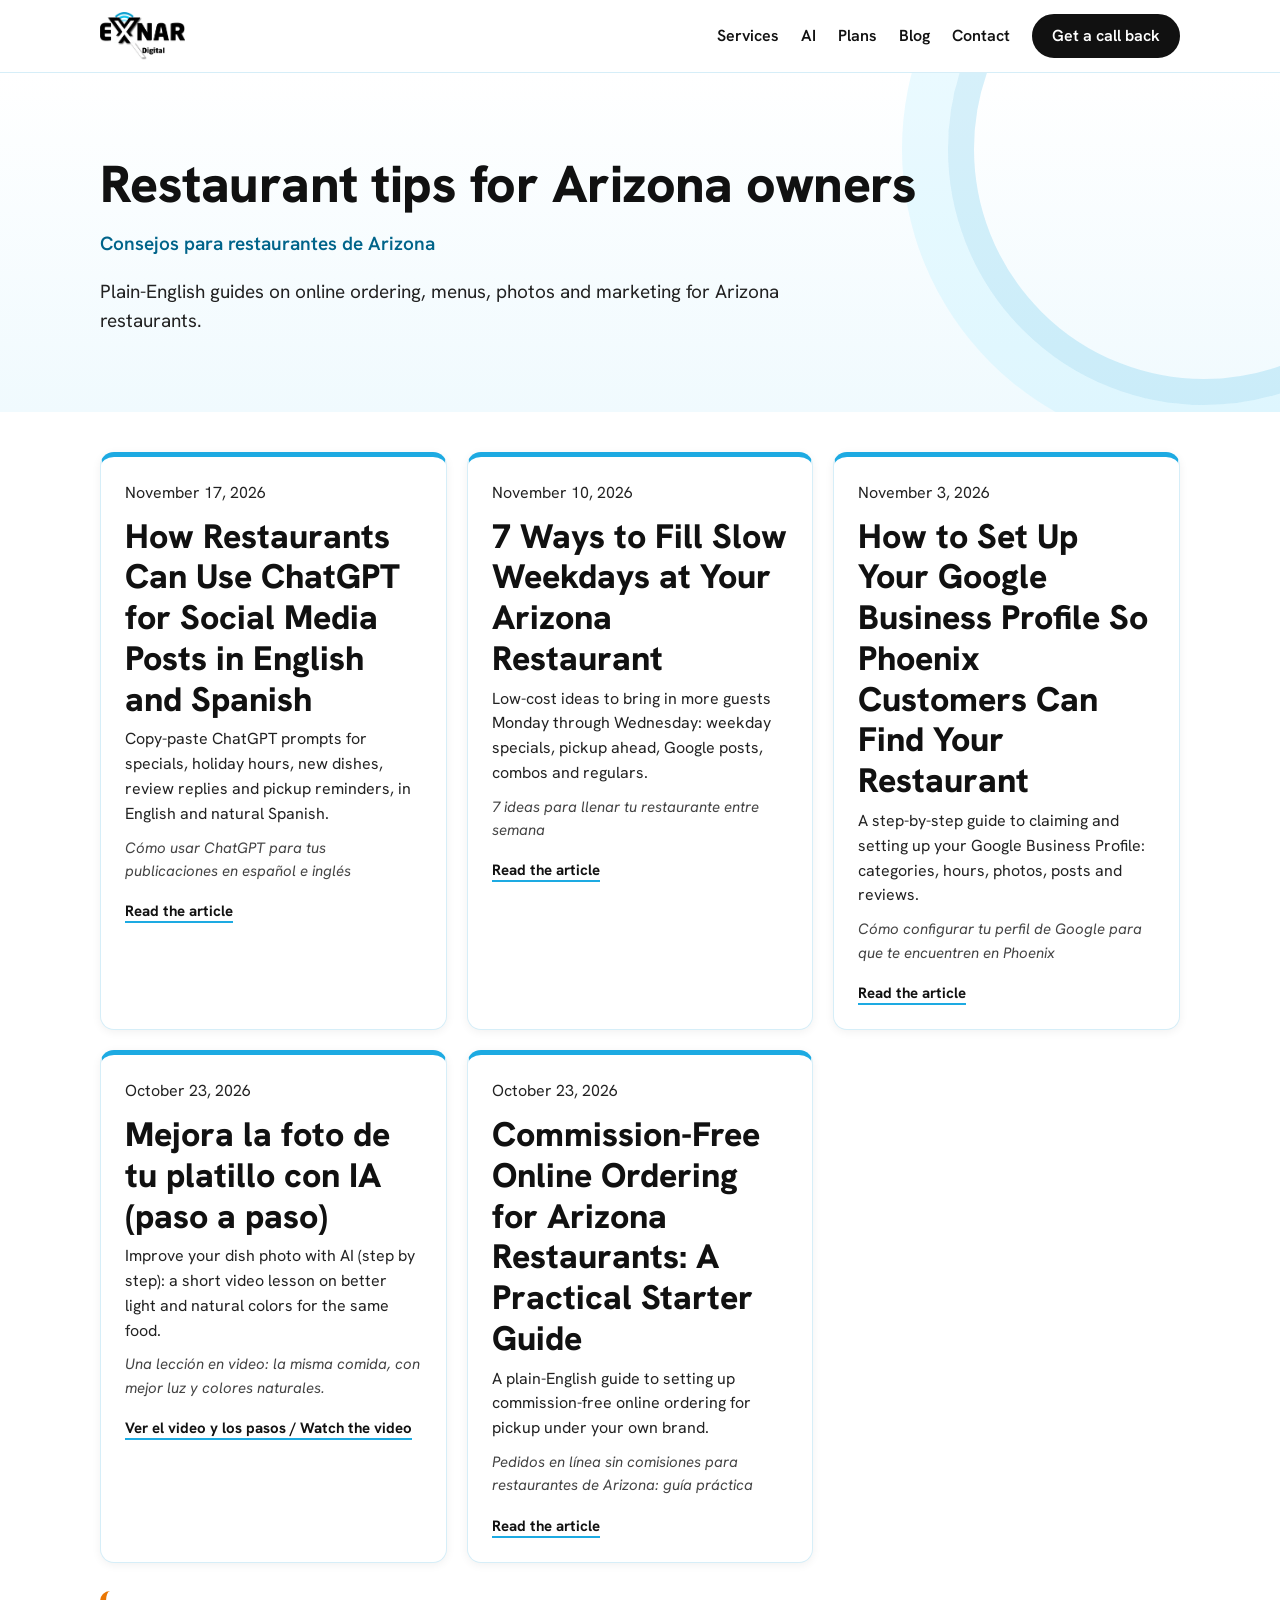
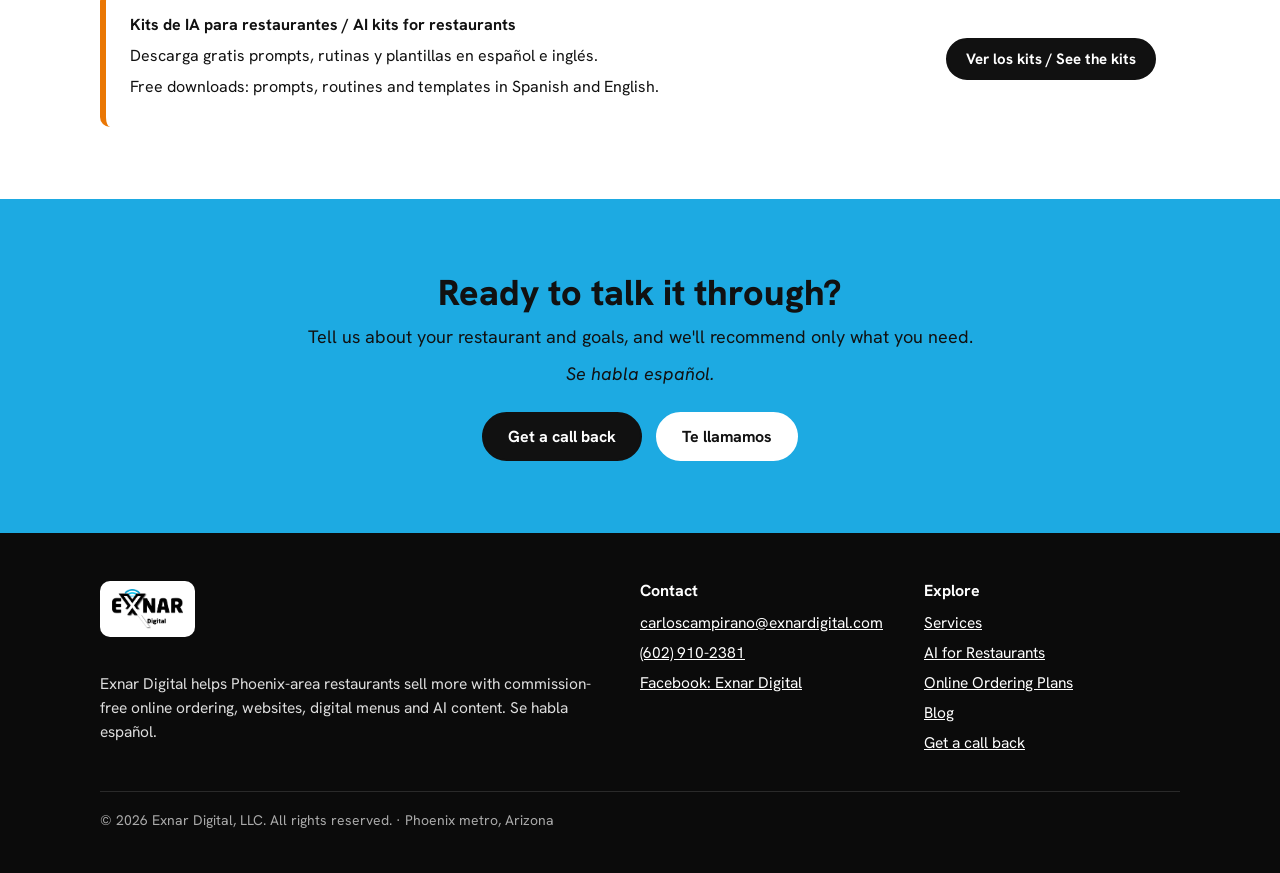
<file: blog/index.html>
<!doctype html>
<html lang="en">
<head>
<meta charset="utf-8">
<meta name="viewport" content="width=device-width, initial-scale=1">
<title>Restaurant Marketing &amp; Online Ordering Blog | Exnar Digital, Arizona</title>
<meta name="description" content="Plain-English guides on online ordering, menus, photos and marketing for Arizona restaurants, from Exnar Digital. Se habla español.">
<link rel="canonical" href="https://www.exnardigital.com/blog/">
<meta property="og:type" content="website">
<meta property="og:site_name" content="Exnar Digital">
<meta property="og:title" content="Restaurant Marketing &amp; Online Ordering Blog | Exnar Digital, Arizona">
<meta property="og:description" content="Plain-English guides on online ordering, menus, photos and marketing for Arizona restaurants, from Exnar Digital. Se habla español.">
<meta property="og:url" content="https://www.exnardigital.com/blog/">
<meta property="og:image" content="https://www.exnardigital.com/assets/img/og-image.png">
<meta property="og:image:width" content="1200">
<meta property="og:image:height" content="630">
<meta name="twitter:card" content="summary_large_image">
<meta name="theme-color" content="#1DAAE2">
<link rel="icon" href="../favicon.ico" sizes="any">
<link rel="icon" type="image/png" sizes="32x32" href="../favicon-32.png">
<link rel="apple-touch-icon" href="../apple-touch-icon.png">
<link rel="preconnect" href="https://fonts.googleapis.com">
<link rel="preconnect" href="https://fonts.gstatic.com" crossorigin>
<link href="https://fonts.googleapis.com/css2?family=Hanken+Grotesk:ital,wght@0,400;0,600;0,700;0,800;1,400&display=swap" rel="stylesheet">
<link rel="stylesheet" href="../assets/styles.css">
<script type="application/ld+json">{"@context":"https://schema.org","@type":"Blog","name":"Exnar Digital Blog","url":"https://www.exnardigital.com/blog/","publisher":{"@type":"Organization","name":"Exnar Digital","url":"https://www.exnardigital.com/"},"blogPost":[{"@type":"BlogPosting","headline":"How to Set Up Your Google Business Profile So Phoenix Customers Can Find Your Restaurant","url":"https://www.exnardigital.com/blog/how-to-set-up-google-business-profile-phoenix-restaurant/"},{"@type":"BlogPosting","headline":"Mejora la foto de tu platillo con IA (paso a paso)","url":"https://www.exnardigital.com/blog/mejora-la-foto-de-tu-platillo-con-ia/"},{"@type":"BlogPosting","headline":"Commission-Free Online Ordering for Arizona Restaurants: A Practical Starter Guide","url":"https://www.exnardigital.com/blog/commission-free-online-ordering-arizona-restaurants/"}]}</script>
</head>
<body>
<a class="skip" href="#main">Skip to content</a>
<header class="site-header">
 <div class="wrap">
  <a class="brand" href="../" aria-label="Exnar Digital home"><picture><source srcset="../assets/img/logo.webp" type="image/webp"><img src="../assets/img/logo.png" alt="Exnar Digital" width="199" height="112"></picture></a>
  <input type="checkbox" id="nav-toggle" class="nav-toggle" aria-hidden="true" hidden>
  <label for="nav-toggle" class="menu-btn">Menu</label>
  <nav class="nav" aria-label="Main">
   <a href="../#services">Services</a>
   <a href="../#ai">AI</a>
   <a href="../#plans">Plans</a>
   <a href="../blog/">Blog</a>
   <a href="../contact/">Contact</a>
   <a class="btn btn-dark btn-sm" href="../contact/#callback">Get a call back</a>
  </nav>
 </div>
</header>
<main id="main">
<section class="hero" style="padding-bottom:48px">
 <div class="wrap">
  <h1>Restaurant tips for Arizona owners</h1>
  <p class="tag" lang="es">Consejos para restaurantes de Arizona</p>
  <p class="sub">Plain-English guides on online ordering, menus, photos and marketing for Arizona restaurants.</p>
 </div>
</section>
<section class="sec" style="padding-top:40px">
 <div class="wrap">
  <div class="grid g3">
   <article class="card card-top">
    <p class="post-meta">November 17, 2026</p>
    <h2><a href="how-restaurants-can-use-chatgpt-social-media-english-spanish/">How Restaurants Can Use ChatGPT for Social Media Posts in English and Spanish</a></h2>
    <p>Copy-paste ChatGPT prompts for specials, holiday hours, new dishes, review replies and pickup reminders, in English and natural Spanish.</p>
    <p class="es" lang="es">Cómo usar ChatGPT para tus publicaciones en español e inglés</p>
    <a class="more" href="how-restaurants-can-use-chatgpt-social-media-english-spanish/">Read the article</a>
   </article>
   <article class="card card-top">
    <p class="post-meta">November 10, 2026</p>
    <h2><a href="7-ways-to-fill-slow-weekdays-arizona-restaurant/">7 Ways to Fill Slow Weekdays at Your Arizona Restaurant</a></h2>
    <p>Low-cost ideas to bring in more guests Monday through Wednesday: weekday specials, pickup ahead, Google posts, combos and regulars.</p>
    <p class="es" lang="es">7 ideas para llenar tu restaurante entre semana</p>
    <a class="more" href="7-ways-to-fill-slow-weekdays-arizona-restaurant/">Read the article</a>
   </article>
   <article class="card card-top">
    <p class="post-meta">November 3, 2026</p>
    <h2><a href="how-to-set-up-google-business-profile-phoenix-restaurant/">How to Set Up Your Google Business Profile So Phoenix Customers Can Find Your Restaurant</a></h2>
    <p>A step-by-step guide to claiming and setting up your Google Business Profile: categories, hours, photos, posts and reviews.</p>
    <p class="es" lang="es">Cómo configurar tu perfil de Google para que te encuentren en Phoenix</p>
    <a class="more" href="how-to-set-up-google-business-profile-phoenix-restaurant/">Read the article</a>
   </article>
   <article class="card card-top">
    <p class="post-meta">October 23, 2026</p>
    <h2><a href="mejora-la-foto-de-tu-platillo-con-ia/">Mejora la foto de tu platillo con IA (paso a paso)</a></h2>
    <p>Improve your dish photo with AI (step by step): a short video lesson on better light and natural colors for the same food.</p>
    <p class="es" lang="es">Una lección en video: la misma comida, con mejor luz y colores naturales.</p>
    <a class="more" href="mejora-la-foto-de-tu-platillo-con-ia/">Ver el video y los pasos / Watch the video</a>
   </article>
   <article class="card card-top">
    <p class="post-meta">October 23, 2026</p>
    <h2><a href="commission-free-online-ordering-arizona-restaurants/">Commission-Free Online Ordering for Arizona Restaurants: A Practical Starter Guide</a></h2>
    <p>A plain-English guide to setting up commission-free online ordering for pickup under your own brand.</p>
    <p class="es" lang="es">Pedidos en línea sin comisiones para restaurantes de Arizona: guía práctica</p>
    <a class="more" href="commission-free-online-ordering-arizona-restaurants/">Read the article</a>
   </article>
  </div>
  <div class="callout">
   <div>
    <p><strong>Kits de IA para restaurantes / AI kits for restaurants</strong></p>
    <p>Descarga gratis prompts, rutinas y plantillas en español e inglés.</p>
    <p lang="en">Free downloads: prompts, routines and templates in Spanish and English.</p>
   </div>
   <a class="btn btn-dark btn-sm" href="../recursos/">Ver los kits / See the kits</a>
  </div>
 </div>
</section>
<section class="sec final">
 <div class="wrap">
  <h2>Ready to talk it through?</h2>
  <p>Tell us about your restaurant and goals, and we'll recommend only what you need.</p>
  <p class="es" lang="es" style="color:#111">Se habla español.</p>
  <div class="btns">
   <a class="btn btn-dark" href="../contact/#callback">Get a call back</a>
   <a class="btn btn-white" href="../contact/#callback" lang="es">Te llamamos</a>
  </div>
 </div>
</section>
</main>
<footer class="site-footer">
 <div class="wrap">
  <div class="cols">
   <div>
    <a class="flogo" href="../"><img src="../assets/img/logo.png" alt="Exnar Digital" width="71" height="40" loading="lazy"></a>
    <p>Exnar Digital helps Phoenix-area restaurants sell more with commission-free online ordering, websites, digital menus and AI content. Se habla español.</p>
   </div>
   <div>
    <h3>Contact</h3>
    <ul>
     <li><a href="mailto:carloscampirano@exnardigital.com">carloscampirano@exnardigital.com</a></li>
     <li><a href="tel:+16029102381">(602) 910-2381</a></li>
     <li><a href="https://www.facebook.com/profile.php?id=61595524957636" target="_blank" rel="noopener">Facebook: Exnar Digital</a></li>
    </ul>
   </div>
   <div>
    <h3>Explore</h3>
    <ul>
     <li><a href="../#services">Services</a></li>
     <li><a href="../#ai">AI for Restaurants</a></li>
     <li><a href="../#plans">Online Ordering Plans</a></li>
     <li><a href="../blog/">Blog</a></li>
     <li><a href="../contact/#callback">Get a call back</a></li>
    </ul>
   </div>
  </div>
  <p class="legal">© 2026 Exnar Digital, LLC. All rights reserved. · Phoenix metro, Arizona</p>
 </div>
</footer>
</body>
</html>
</file>
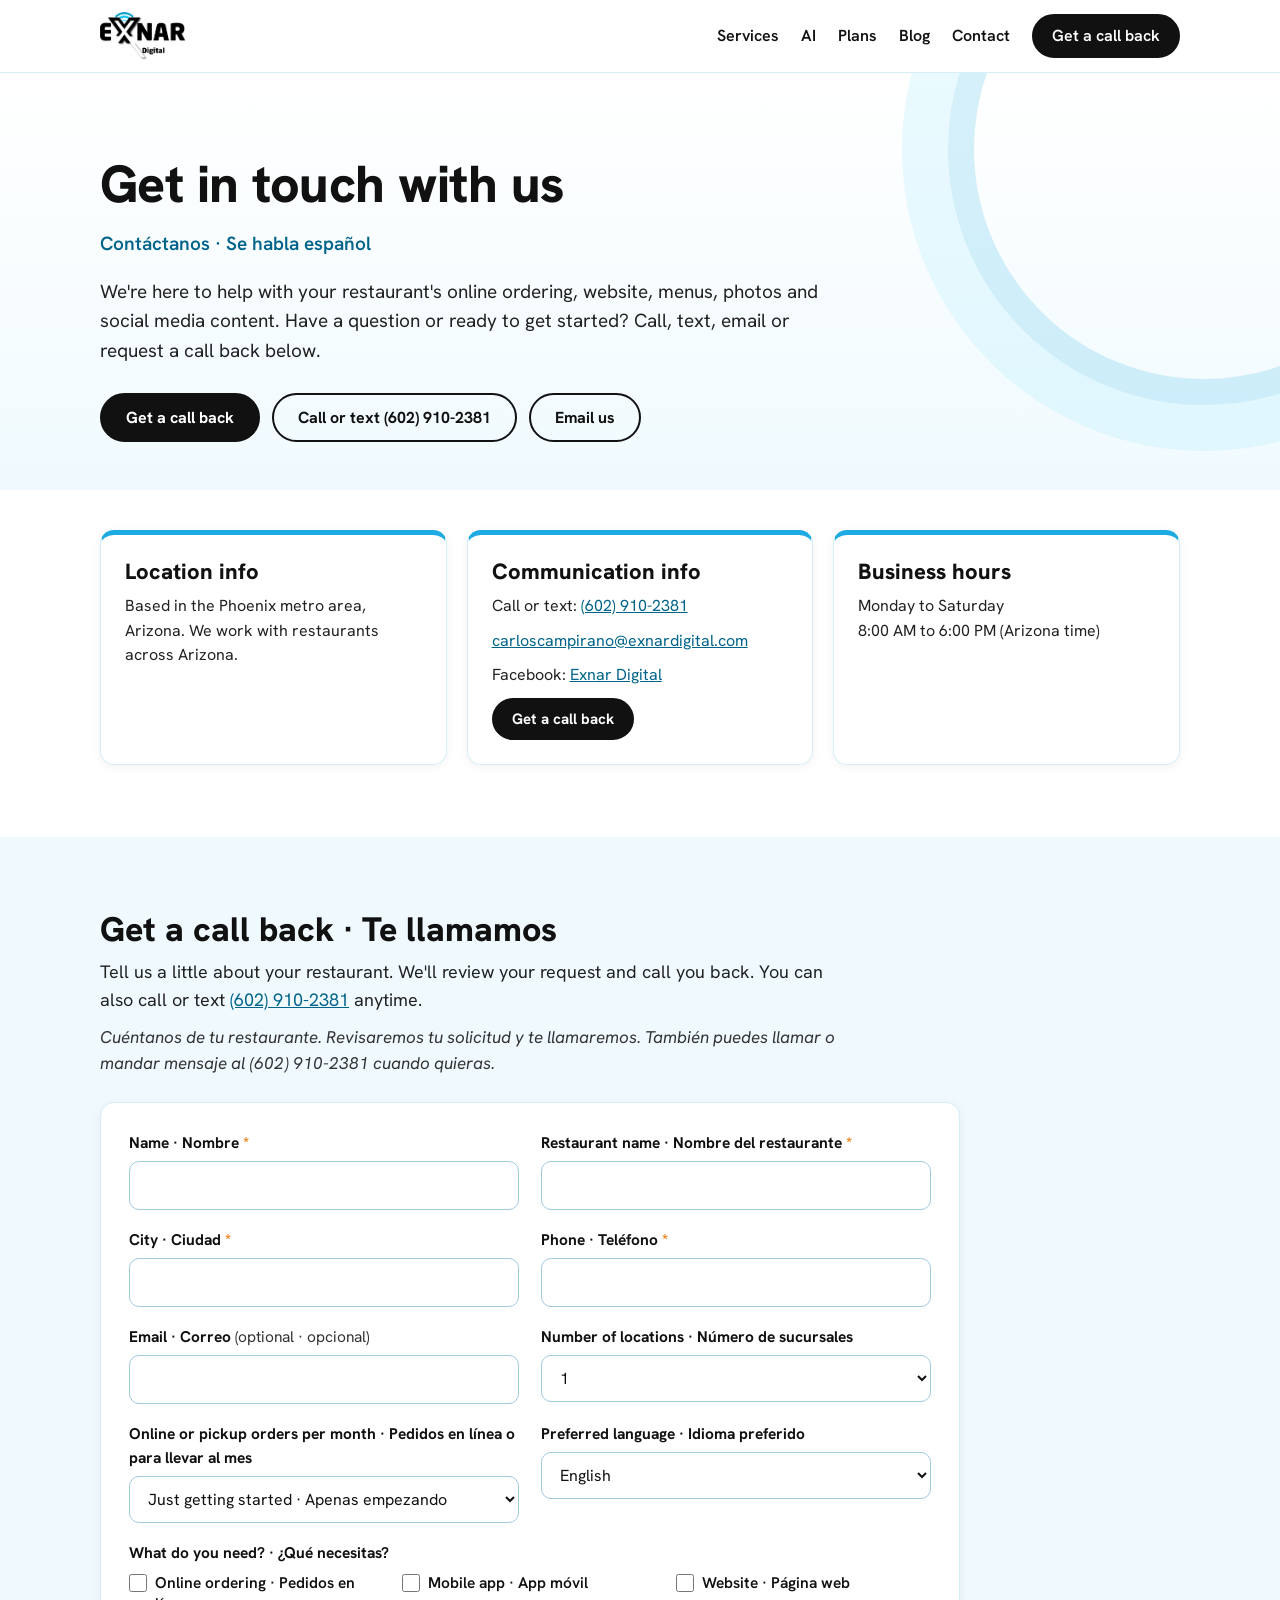
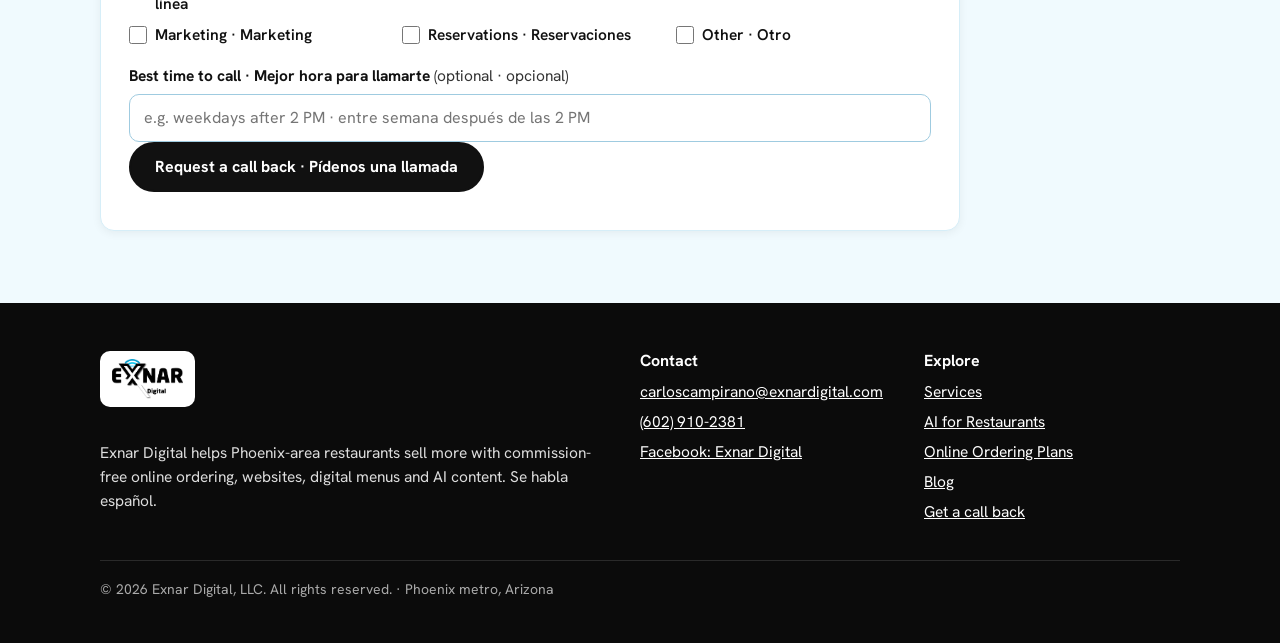
<file: contact-us/index.html>
<!doctype html>
<html lang="en">
<head>
<meta name="robots" content="noindex, follow">
<meta charset="utf-8">
<meta name="viewport" content="width=device-width, initial-scale=1">
<title>Contact &amp; Request a Call Back | Exnar Digital, Phoenix AZ</title>
<meta name="description" content="Call or text (602) 910-2381 or request a call back from Exnar Digital, your Phoenix-area digital partner for restaurants. Se habla español.">
<link rel="canonical" href="https://www.exnardigital.com/contact/">
<meta property="og:type" content="website">
<meta property="og:site_name" content="Exnar Digital">
<meta property="og:title" content="Contact &amp; Request a Call Back | Exnar Digital, Phoenix AZ">
<meta property="og:description" content="Call or text (602) 910-2381 or request a call back from Exnar Digital, your Phoenix-area digital partner for restaurants. Se habla español.">
<meta property="og:url" content="https://www.exnardigital.com/contact/">
<meta property="og:image" content="https://www.exnardigital.com/assets/img/og-image.png">
<meta property="og:image:width" content="1200">
<meta property="og:image:height" content="630">
<meta name="twitter:card" content="summary_large_image">
<meta name="theme-color" content="#1DAAE2">
<link rel="icon" href="../favicon.ico" sizes="any">
<link rel="icon" type="image/png" sizes="32x32" href="../favicon-32.png">
<link rel="apple-touch-icon" href="../apple-touch-icon.png">
<link rel="preconnect" href="https://fonts.googleapis.com">
<link rel="preconnect" href="https://fonts.gstatic.com" crossorigin>
<link href="https://fonts.googleapis.com/css2?family=Hanken+Grotesk:ital,wght@0,400;0,600;0,700;0,800;1,400&display=swap" rel="stylesheet">
<link rel="stylesheet" href="../assets/styles.css">
</head>
<body>
<a class="skip" href="#main">Skip to content</a>
<header class="site-header">
 <div class="wrap">
  <a class="brand" href="../" aria-label="Exnar Digital home"><picture><source srcset="../assets/img/logo.webp" type="image/webp"><img src="../assets/img/logo.png" alt="Exnar Digital" width="199" height="112"></picture></a>
  <input type="checkbox" id="nav-toggle" class="nav-toggle" aria-hidden="true" hidden>
  <label for="nav-toggle" class="menu-btn">Menu</label>
  <nav class="nav" aria-label="Main">
   <a href="../#services">Services</a>
   <a href="../#ai">AI</a>
   <a href="../#plans">Plans</a>
   <a href="../blog/">Blog</a>
   <a href="../contact/">Contact</a>
   <a class="btn btn-dark btn-sm" href="../contact/#callback">Get a call back</a>
  </nav>
 </div>
</header>
<main id="main">
<section class="hero" style="padding-bottom:48px">
 <div class="wrap">
  <h1>Get in touch with us</h1>
  <p class="tag" lang="es">Contáctanos · Se habla español</p>
  <p class="sub">We're here to help with your restaurant's online ordering, website, menus, photos and social media content. Have a question or ready to get started? Call, text, email or request a call back below.</p>
  <div class="ctas">
   <a class="btn btn-dark" href="#callback">Get a call back</a>
   <a class="btn btn-outline" href="tel:+16029102381">Call or text (602) 910-2381</a>
   <a class="btn btn-outline" href="mailto:carloscampirano@exnardigital.com">Email us</a>
  </div>
 </div>
</section>
<section class="sec info" style="padding-top:40px">
 <div class="wrap">
  <div class="grid g3">
   <article class="card card-top"><h2>Location info</h2><p>Based in the Phoenix metro area, Arizona. We work with restaurants across Arizona.</p></article>
   <article class="card card-top"><h2>Communication info</h2>
    <p>Call or text: <a href="tel:+16029102381">(602) 910-2381</a></p>
    <p><a href="mailto:carloscampirano@exnardigital.com">carloscampirano@exnardigital.com</a></p>
    <p>Facebook: <a href="https://www.facebook.com/profile.php?id=61595524957636" target="_blank" rel="noopener">Exnar Digital</a></p>
    <a class="btn btn-dark btn-sm" href="#callback">Get a call back</a></article>
   <article class="card card-top"><h2>Business hours</h2><p>Monday to Saturday<br>8:00 AM to 6:00 PM (Arizona time)</p></article>
  </div>
 </div>
</section>
<section id="callback" class="sec sec-soft">
 <span id="bookings" aria-hidden="true"></span><span id="Appointment" aria-hidden="true"></span>
 <div class="wrap">
  <h2>Get a call back · <span lang="es">Te llamamos</span></h2>
  <p class="lead cb-lead">Tell us a little about your restaurant. We'll review your request and call you back. You can also call or text <a href="tel:+16029102381">(602) 910-2381</a> anytime.</p>
  <p class="es cb-es" lang="es">Cuéntanos de tu restaurante. Revisaremos tu solicitud y te llamaremos. También puedes llamar o mandar mensaje al (602) 910-2381 cuando quieras.</p>
  <form id="callback-form" class="card cb-form" action="https://formsubmit.co/carloscampirano@exnardigital.com" method="POST">
   <input type="hidden" name="_subject" value="New Exnar call-back request">
   <input type="hidden" name="_template" value="table">
   <input type="hidden" name="_captcha" value="true">
   <input type="hidden" name="_next" value="https://exnardigital.github.io/exnardigital-site/contact/?sent=1#callback">
   <input type="text" name="_honey" class="hp" tabindex="-1" autocomplete="off" aria-hidden="true">
   <div class="fgrid">
    <div class="field"><label for="cb-name">Name · <span lang="es">Nombre</span> <span class="req">*</span></label><input id="cb-name" name="Name" type="text" autocomplete="name" required></div>
    <div class="field"><label for="cb-restaurant">Restaurant name · <span lang="es">Nombre del restaurante</span> <span class="req">*</span></label><input id="cb-restaurant" name="Restaurant" type="text" autocomplete="organization" required></div>
    <div class="field"><label for="cb-city">City · <span lang="es">Ciudad</span> <span class="req">*</span></label><input id="cb-city" name="City" type="text" autocomplete="address-level2" required></div>
    <div class="field"><label for="cb-phone">Phone · <span lang="es">Teléfono</span> <span class="req">*</span></label><input id="cb-phone" name="Phone" type="tel" autocomplete="tel" inputmode="tel" required></div>
    <div class="field"><label for="cb-email">Email · <span lang="es">Correo</span> <span class="opt">(optional · <span lang="es">opcional</span>)</span></label><input id="cb-email" name="email" type="email" autocomplete="email"></div>
    <div class="field"><label for="cb-locations">Number of locations · <span lang="es">Número de sucursales</span></label><select id="cb-locations" name="Locations"><option value="1">1</option><option value="2-3">2-3</option><option value="4+">4+</option></select></div>
    <div class="field"><label for="cb-orders">Online or pickup orders per month · <span lang="es">Pedidos en línea o para llevar al mes</span></label><select id="cb-orders" name="Monthly orders"><option value="Just getting started">Just getting started · Apenas empezando</option><option value="Under 125">Under 125 · Menos de 125</option><option value="126-285">126-285</option><option value="286+">286+</option><option value="Not sure">Not sure · No estoy seguro</option></select></div>
    <div class="field"><label for="cb-language">Preferred language · <span lang="es">Idioma preferido</span></label><select id="cb-language" name="Preferred language"><option value="English">English</option><option value="Español">Español</option></select></div>
    <fieldset class="field full"><legend>What do you need? · <span lang="es">¿Qué necesitas?</span></legend><div class="checks"><label class="check"><input type="checkbox" name="Needs: Online ordering" value="Yes"><span>Online ordering · <span lang="es">Pedidos en línea</span></span></label><label class="check"><input type="checkbox" name="Needs: Mobile app" value="Yes"><span>Mobile app · <span lang="es">App móvil</span></span></label><label class="check"><input type="checkbox" name="Needs: Website" value="Yes"><span>Website · <span lang="es">Página web</span></span></label><label class="check"><input type="checkbox" name="Needs: Marketing" value="Yes"><span>Marketing · <span lang="es">Marketing</span></span></label><label class="check"><input type="checkbox" name="Needs: Reservations" value="Yes"><span>Reservations · <span lang="es">Reservaciones</span></span></label><label class="check"><input type="checkbox" name="Needs: Other" value="Yes"><span>Other · <span lang="es">Otro</span></span></label></div></fieldset>
    <div class="field full"><label for="cb-time">Best time to call · <span lang="es">Mejor hora para llamarte</span> <span class="opt">(optional · <span lang="es">opcional</span>)</span></label><input id="cb-time" name="Best time to call" type="text" placeholder="e.g. weekdays after 2 PM · entre semana después de las 2 PM"></div>
   </div>
   <p class="mt"><button class="btn btn-dark" type="submit">Request a call back · <span lang="es">Pídenos una llamada</span></button></p>
  </form>
  <div id="callback-thanks" class="card cb-thanks" role="status" hidden><p><strong>Thanks! We'll review your request and call you back soon.</strong></p><p class="es" lang="es">¡Gracias! Revisaremos tu solicitud y te llamaremos pronto.</p></div>
  <script>if(/[?&]sent=1(&|$)/.test(location.search)){var f=document.getElementById("callback-form"),t=document.getElementById("callback-thanks");if(f&&t){f.remove();t.hidden=false;}}</script>
 </div>
</section>
</main>
<footer class="site-footer">
 <div class="wrap">
  <div class="cols">
   <div>
    <a class="flogo" href="../"><img src="../assets/img/logo.png" alt="Exnar Digital" width="71" height="40" loading="lazy"></a>
    <p>Exnar Digital helps Phoenix-area restaurants sell more with commission-free online ordering, websites, digital menus and AI content. Se habla español.</p>
   </div>
   <div>
    <h3>Contact</h3>
    <ul>
     <li><a href="mailto:carloscampirano@exnardigital.com">carloscampirano@exnardigital.com</a></li>
     <li><a href="tel:+16029102381">(602) 910-2381</a></li>
     <li><a href="https://www.facebook.com/profile.php?id=61595524957636" target="_blank" rel="noopener">Facebook: Exnar Digital</a></li>
    </ul>
   </div>
   <div>
    <h3>Explore</h3>
    <ul>
     <li><a href="../#services">Services</a></li>
     <li><a href="../#ai">AI for Restaurants</a></li>
     <li><a href="../#plans">Online Ordering Plans</a></li>
     <li><a href="../blog/">Blog</a></li>
     <li><a href="../contact/#callback">Get a call back</a></li>
    </ul>
   </div>
  </div>
  <p class="legal">© 2026 Exnar Digital, LLC. All rights reserved. · Phoenix metro, Arizona</p>
 </div>
</footer>
</body>
</html>
</file>
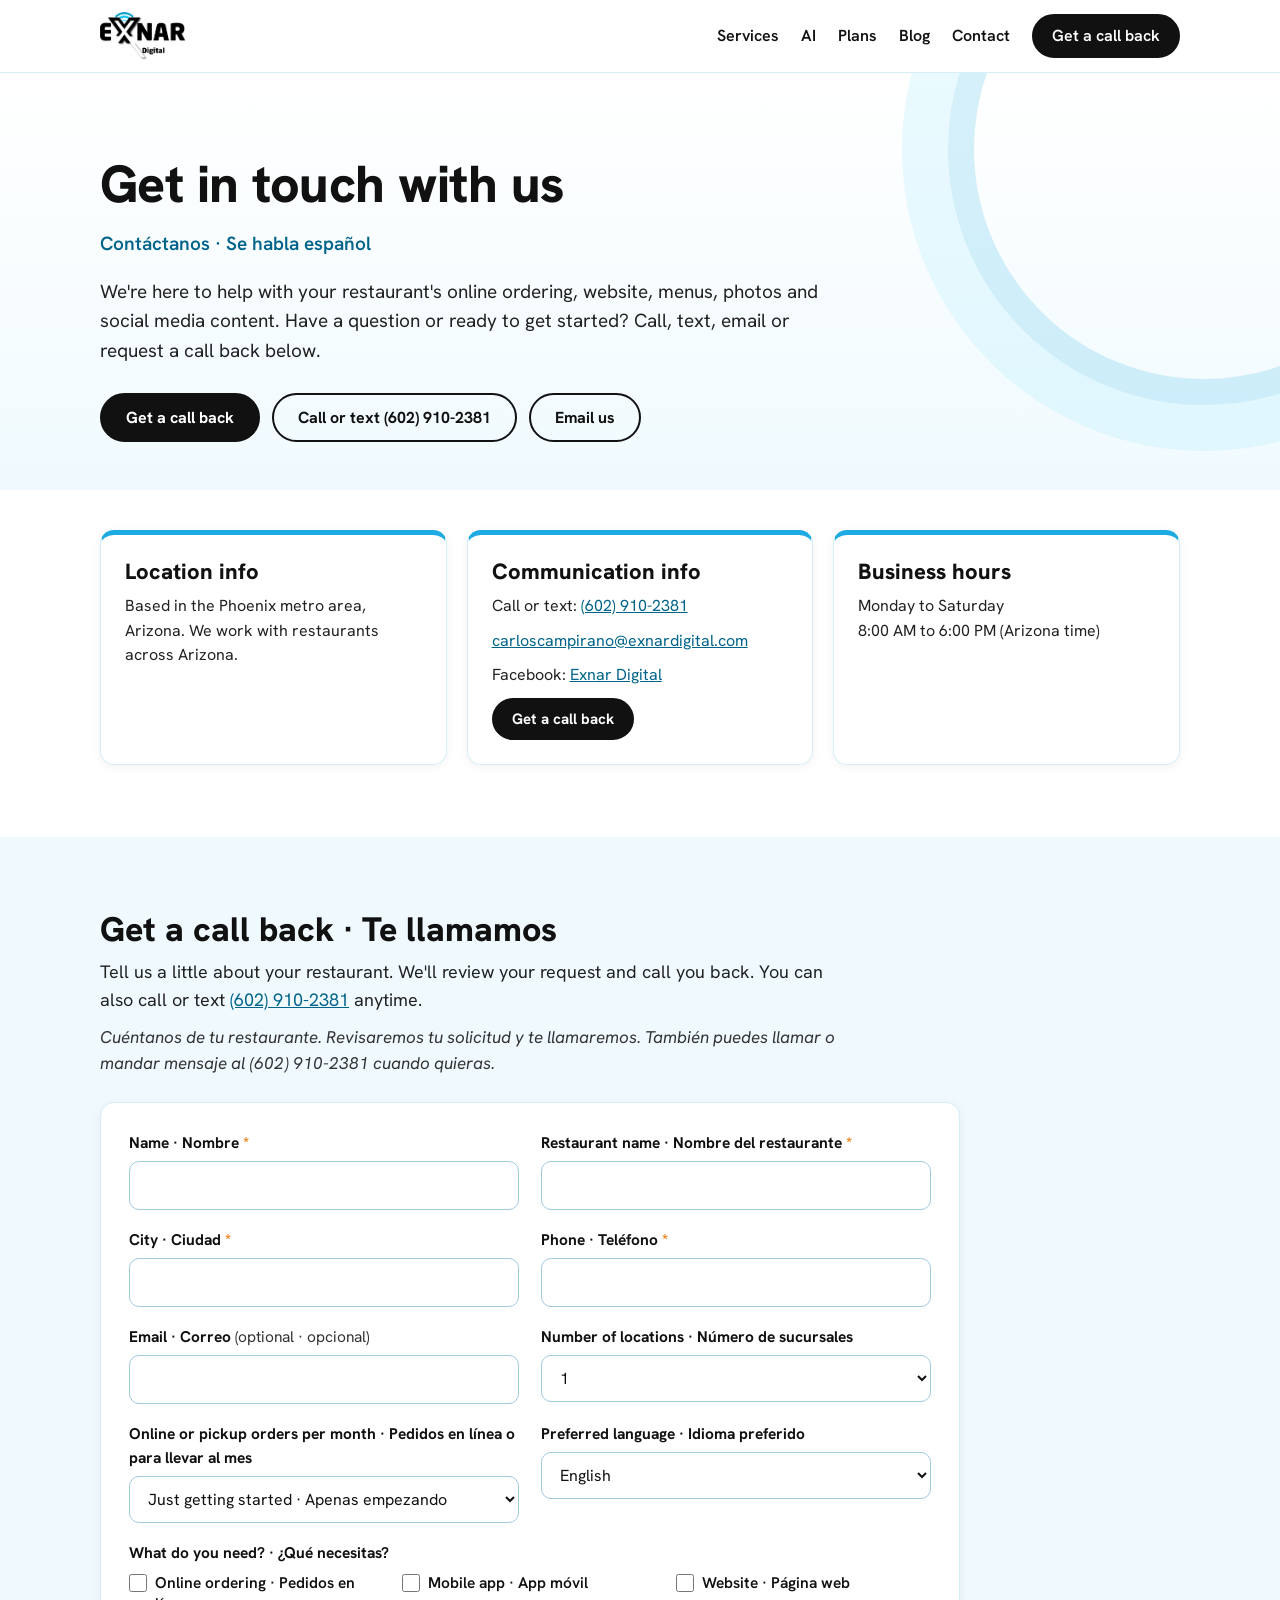
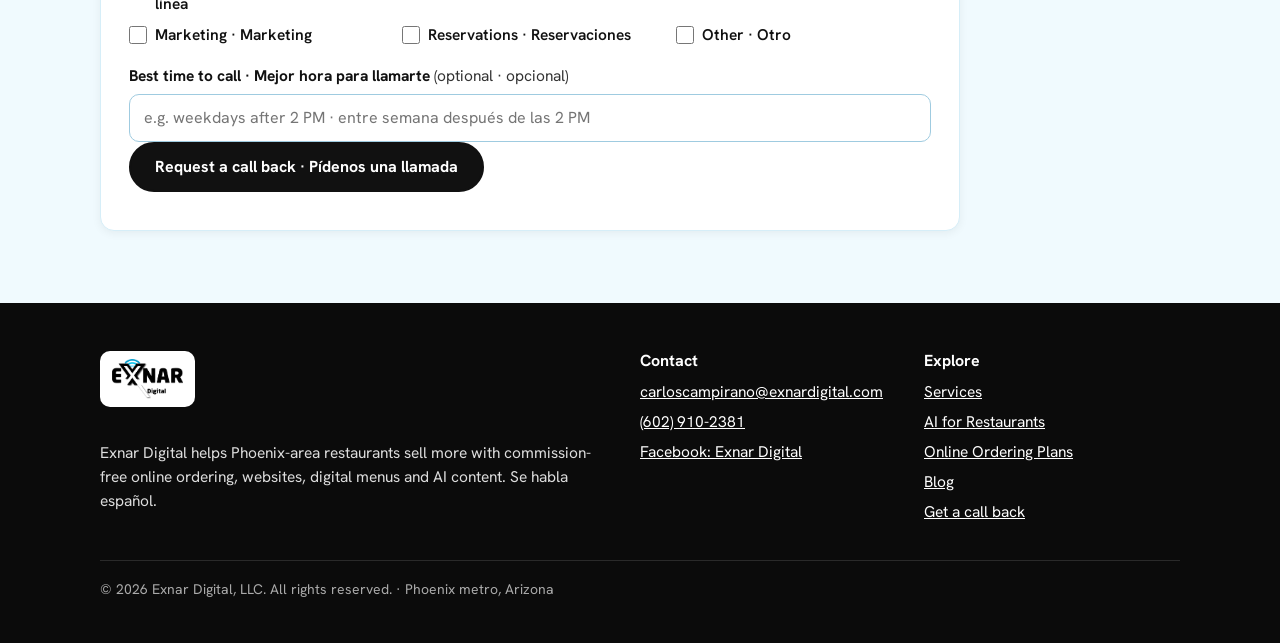
<file: contact/index.html>
<!doctype html>
<html lang="en">
<head>
<meta charset="utf-8">
<meta name="viewport" content="width=device-width, initial-scale=1">
<title>Contact &amp; Request a Call Back | Exnar Digital, Phoenix AZ</title>
<meta name="description" content="Call or text (602) 910-2381 or request a call back from Exnar Digital, your Phoenix-area digital partner for restaurants. Se habla español.">
<link rel="canonical" href="https://www.exnardigital.com/contact/">
<meta property="og:type" content="website">
<meta property="og:site_name" content="Exnar Digital">
<meta property="og:title" content="Contact &amp; Request a Call Back | Exnar Digital, Phoenix AZ">
<meta property="og:description" content="Call or text (602) 910-2381 or request a call back from Exnar Digital, your Phoenix-area digital partner for restaurants. Se habla español.">
<meta property="og:url" content="https://www.exnardigital.com/contact/">
<meta property="og:image" content="https://www.exnardigital.com/assets/img/og-image.png">
<meta property="og:image:width" content="1200">
<meta property="og:image:height" content="630">
<meta name="twitter:card" content="summary_large_image">
<meta name="theme-color" content="#1DAAE2">
<link rel="icon" href="../favicon.ico" sizes="any">
<link rel="icon" type="image/png" sizes="32x32" href="../favicon-32.png">
<link rel="apple-touch-icon" href="../apple-touch-icon.png">
<link rel="preconnect" href="https://fonts.googleapis.com">
<link rel="preconnect" href="https://fonts.gstatic.com" crossorigin>
<link href="https://fonts.googleapis.com/css2?family=Hanken+Grotesk:ital,wght@0,400;0,600;0,700;0,800;1,400&display=swap" rel="stylesheet">
<link rel="stylesheet" href="../assets/styles.css">
</head>
<body>
<a class="skip" href="#main">Skip to content</a>
<header class="site-header">
 <div class="wrap">
  <a class="brand" href="../" aria-label="Exnar Digital home"><picture><source srcset="../assets/img/logo.webp" type="image/webp"><img src="../assets/img/logo.png" alt="Exnar Digital" width="199" height="112"></picture></a>
  <input type="checkbox" id="nav-toggle" class="nav-toggle" aria-hidden="true" hidden>
  <label for="nav-toggle" class="menu-btn">Menu</label>
  <nav class="nav" aria-label="Main">
   <a href="../#services">Services</a>
   <a href="../#ai">AI</a>
   <a href="../#plans">Plans</a>
   <a href="../blog/">Blog</a>
   <a href="../contact/">Contact</a>
   <a class="btn btn-dark btn-sm" href="../contact/#callback">Get a call back</a>
  </nav>
 </div>
</header>
<main id="main">
<section class="hero" style="padding-bottom:48px">
 <div class="wrap">
  <h1>Get in touch with us</h1>
  <p class="tag" lang="es">Contáctanos · Se habla español</p>
  <p class="sub">We're here to help with your restaurant's online ordering, website, menus, photos and social media content. Have a question or ready to get started? Call, text, email or request a call back below.</p>
  <div class="ctas">
   <a class="btn btn-dark" href="#callback">Get a call back</a>
   <a class="btn btn-outline" href="tel:+16029102381">Call or text (602) 910-2381</a>
   <a class="btn btn-outline" href="mailto:carloscampirano@exnardigital.com">Email us</a>
  </div>
 </div>
</section>
<section class="sec info" style="padding-top:40px">
 <div class="wrap">
  <div class="grid g3">
   <article class="card card-top"><h2>Location info</h2><p>Based in the Phoenix metro area, Arizona. We work with restaurants across Arizona.</p></article>
   <article class="card card-top"><h2>Communication info</h2>
    <p>Call or text: <a href="tel:+16029102381">(602) 910-2381</a></p>
    <p><a href="mailto:carloscampirano@exnardigital.com">carloscampirano@exnardigital.com</a></p>
    <p>Facebook: <a href="https://www.facebook.com/profile.php?id=61595524957636" target="_blank" rel="noopener">Exnar Digital</a></p>
    <a class="btn btn-dark btn-sm" href="#callback">Get a call back</a></article>
   <article class="card card-top"><h2>Business hours</h2><p>Monday to Saturday<br>8:00 AM to 6:00 PM (Arizona time)</p></article>
  </div>
 </div>
</section>
<section id="callback" class="sec sec-soft">
 <span id="bookings" aria-hidden="true"></span><span id="Appointment" aria-hidden="true"></span>
 <div class="wrap">
  <h2>Get a call back · <span lang="es">Te llamamos</span></h2>
  <p class="lead cb-lead">Tell us a little about your restaurant. We'll review your request and call you back. You can also call or text <a href="tel:+16029102381">(602) 910-2381</a> anytime.</p>
  <p class="es cb-es" lang="es">Cuéntanos de tu restaurante. Revisaremos tu solicitud y te llamaremos. También puedes llamar o mandar mensaje al (602) 910-2381 cuando quieras.</p>
  <form id="callback-form" class="card cb-form" action="https://formsubmit.co/carloscampirano@exnardigital.com" method="POST">
   <input type="hidden" name="_subject" value="New Exnar call-back request">
   <input type="hidden" name="_template" value="table">
   <input type="hidden" name="_captcha" value="true">
   <input type="hidden" name="_next" value="https://exnardigital.github.io/exnardigital-site/contact/?sent=1#callback">
   <input type="text" name="_honey" class="hp" tabindex="-1" autocomplete="off" aria-hidden="true">
   <div class="fgrid">
    <div class="field"><label for="cb-name">Name · <span lang="es">Nombre</span> <span class="req">*</span></label><input id="cb-name" name="Name" type="text" autocomplete="name" required></div>
    <div class="field"><label for="cb-restaurant">Restaurant name · <span lang="es">Nombre del restaurante</span> <span class="req">*</span></label><input id="cb-restaurant" name="Restaurant" type="text" autocomplete="organization" required></div>
    <div class="field"><label for="cb-city">City · <span lang="es">Ciudad</span> <span class="req">*</span></label><input id="cb-city" name="City" type="text" autocomplete="address-level2" required></div>
    <div class="field"><label for="cb-phone">Phone · <span lang="es">Teléfono</span> <span class="req">*</span></label><input id="cb-phone" name="Phone" type="tel" autocomplete="tel" inputmode="tel" required></div>
    <div class="field"><label for="cb-email">Email · <span lang="es">Correo</span> <span class="opt">(optional · <span lang="es">opcional</span>)</span></label><input id="cb-email" name="email" type="email" autocomplete="email"></div>
    <div class="field"><label for="cb-locations">Number of locations · <span lang="es">Número de sucursales</span></label><select id="cb-locations" name="Locations"><option value="1">1</option><option value="2-3">2-3</option><option value="4+">4+</option></select></div>
    <div class="field"><label for="cb-orders">Online or pickup orders per month · <span lang="es">Pedidos en línea o para llevar al mes</span></label><select id="cb-orders" name="Monthly orders"><option value="Just getting started">Just getting started · Apenas empezando</option><option value="Under 125">Under 125 · Menos de 125</option><option value="126-285">126-285</option><option value="286+">286+</option><option value="Not sure">Not sure · No estoy seguro</option></select></div>
    <div class="field"><label for="cb-language">Preferred language · <span lang="es">Idioma preferido</span></label><select id="cb-language" name="Preferred language"><option value="English">English</option><option value="Español">Español</option></select></div>
    <fieldset class="field full"><legend>What do you need? · <span lang="es">¿Qué necesitas?</span></legend><div class="checks"><label class="check"><input type="checkbox" name="Needs: Online ordering" value="Yes"><span>Online ordering · <span lang="es">Pedidos en línea</span></span></label><label class="check"><input type="checkbox" name="Needs: Mobile app" value="Yes"><span>Mobile app · <span lang="es">App móvil</span></span></label><label class="check"><input type="checkbox" name="Needs: Website" value="Yes"><span>Website · <span lang="es">Página web</span></span></label><label class="check"><input type="checkbox" name="Needs: Marketing" value="Yes"><span>Marketing · <span lang="es">Marketing</span></span></label><label class="check"><input type="checkbox" name="Needs: Reservations" value="Yes"><span>Reservations · <span lang="es">Reservaciones</span></span></label><label class="check"><input type="checkbox" name="Needs: Other" value="Yes"><span>Other · <span lang="es">Otro</span></span></label></div></fieldset>
    <div class="field full"><label for="cb-time">Best time to call · <span lang="es">Mejor hora para llamarte</span> <span class="opt">(optional · <span lang="es">opcional</span>)</span></label><input id="cb-time" name="Best time to call" type="text" placeholder="e.g. weekdays after 2 PM · entre semana después de las 2 PM"></div>
   </div>
   <p class="mt"><button class="btn btn-dark" type="submit">Request a call back · <span lang="es">Pídenos una llamada</span></button></p>
  </form>
  <div id="callback-thanks" class="card cb-thanks" role="status" hidden><p><strong>Thanks! We'll review your request and call you back soon.</strong></p><p class="es" lang="es">¡Gracias! Revisaremos tu solicitud y te llamaremos pronto.</p></div>
  <script>if(/[?&]sent=1(&|$)/.test(location.search)){var f=document.getElementById("callback-form"),t=document.getElementById("callback-thanks");if(f&&t){f.remove();t.hidden=false;}}</script>
 </div>
</section>
</main>
<footer class="site-footer">
 <div class="wrap">
  <div class="cols">
   <div>
    <a class="flogo" href="../"><img src="../assets/img/logo.png" alt="Exnar Digital" width="71" height="40" loading="lazy"></a>
    <p>Exnar Digital helps Phoenix-area restaurants sell more with commission-free online ordering, websites, digital menus and AI content. Se habla español.</p>
   </div>
   <div>
    <h3>Contact</h3>
    <ul>
     <li><a href="mailto:carloscampirano@exnardigital.com">carloscampirano@exnardigital.com</a></li>
     <li><a href="tel:+16029102381">(602) 910-2381</a></li>
     <li><a href="https://www.facebook.com/profile.php?id=61595524957636" target="_blank" rel="noopener">Facebook: Exnar Digital</a></li>
    </ul>
   </div>
   <div>
    <h3>Explore</h3>
    <ul>
     <li><a href="../#services">Services</a></li>
     <li><a href="../#ai">AI for Restaurants</a></li>
     <li><a href="../#plans">Online Ordering Plans</a></li>
     <li><a href="../blog/">Blog</a></li>
     <li><a href="../contact/#callback">Get a call back</a></li>
    </ul>
   </div>
  </div>
  <p class="legal">© 2026 Exnar Digital, LLC. All rights reserved. · Phoenix metro, Arizona</p>
 </div>
</footer>
</body>
</html>
</file>
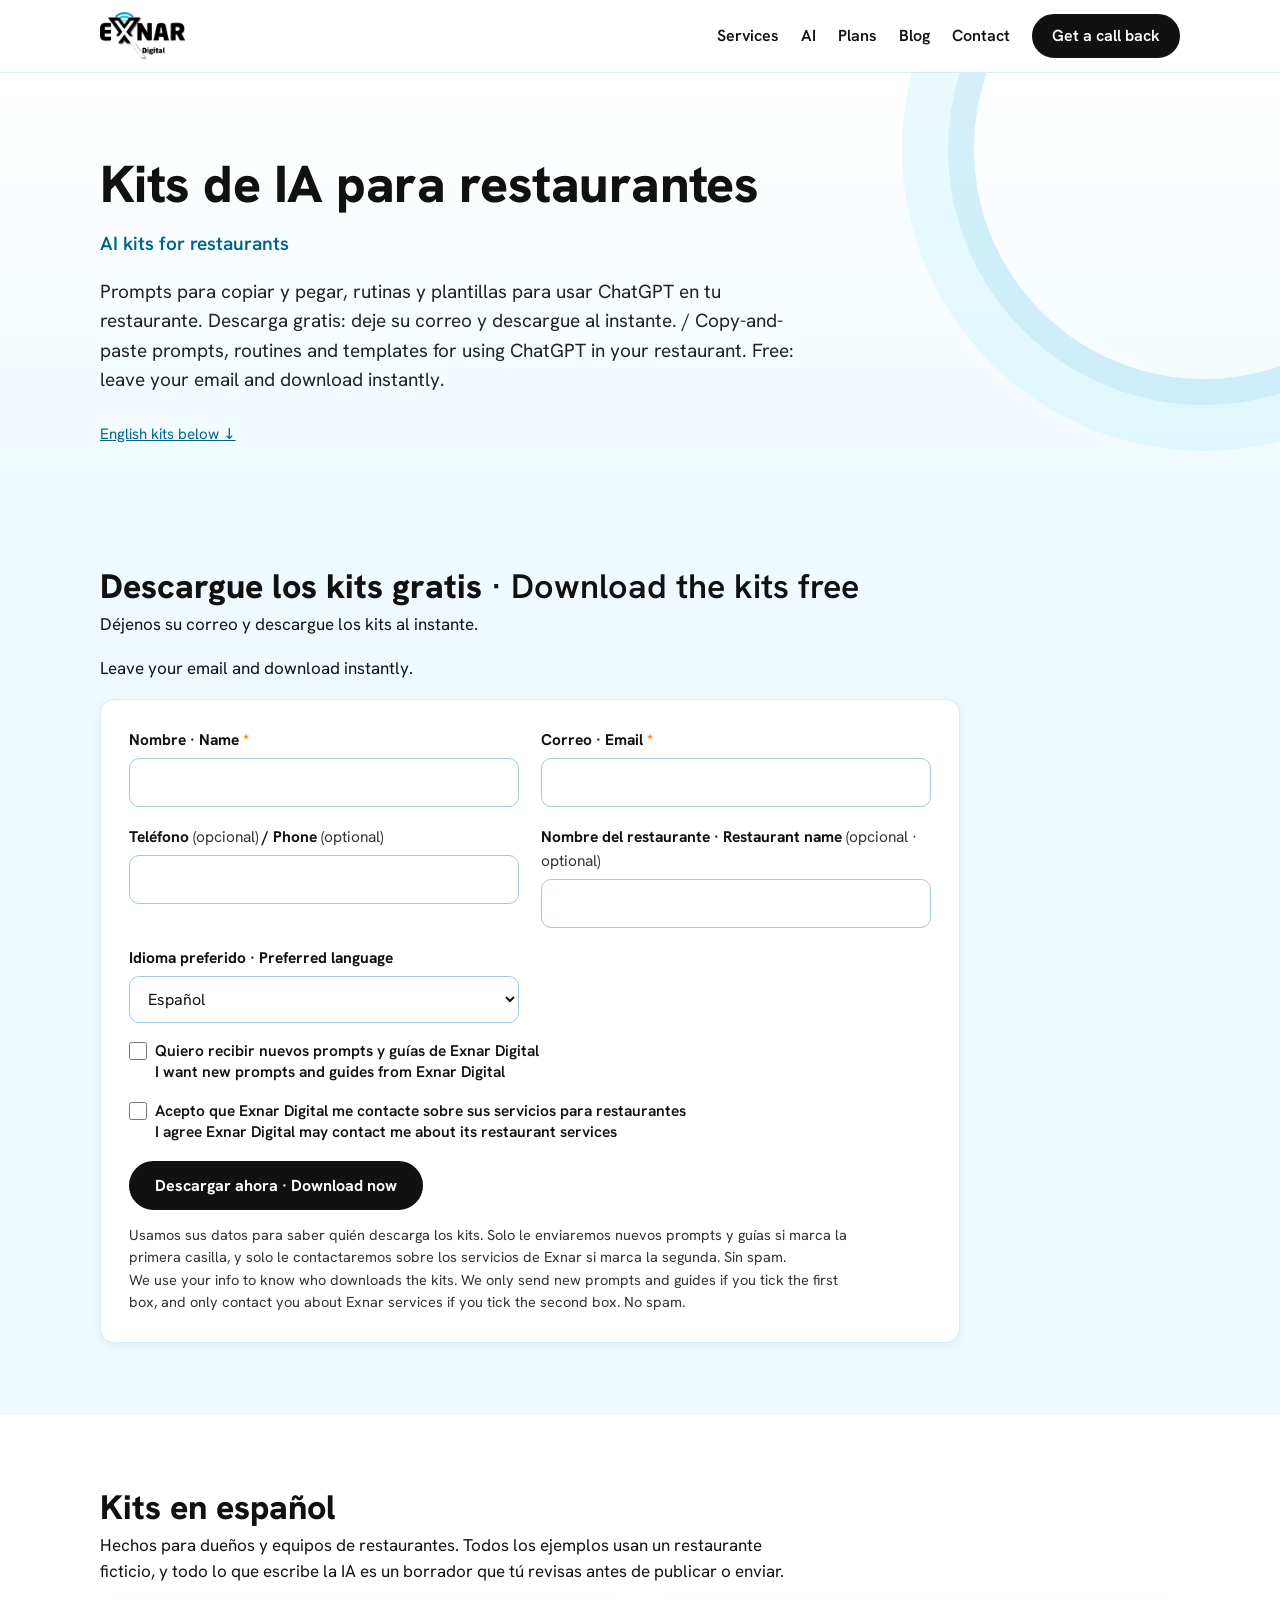
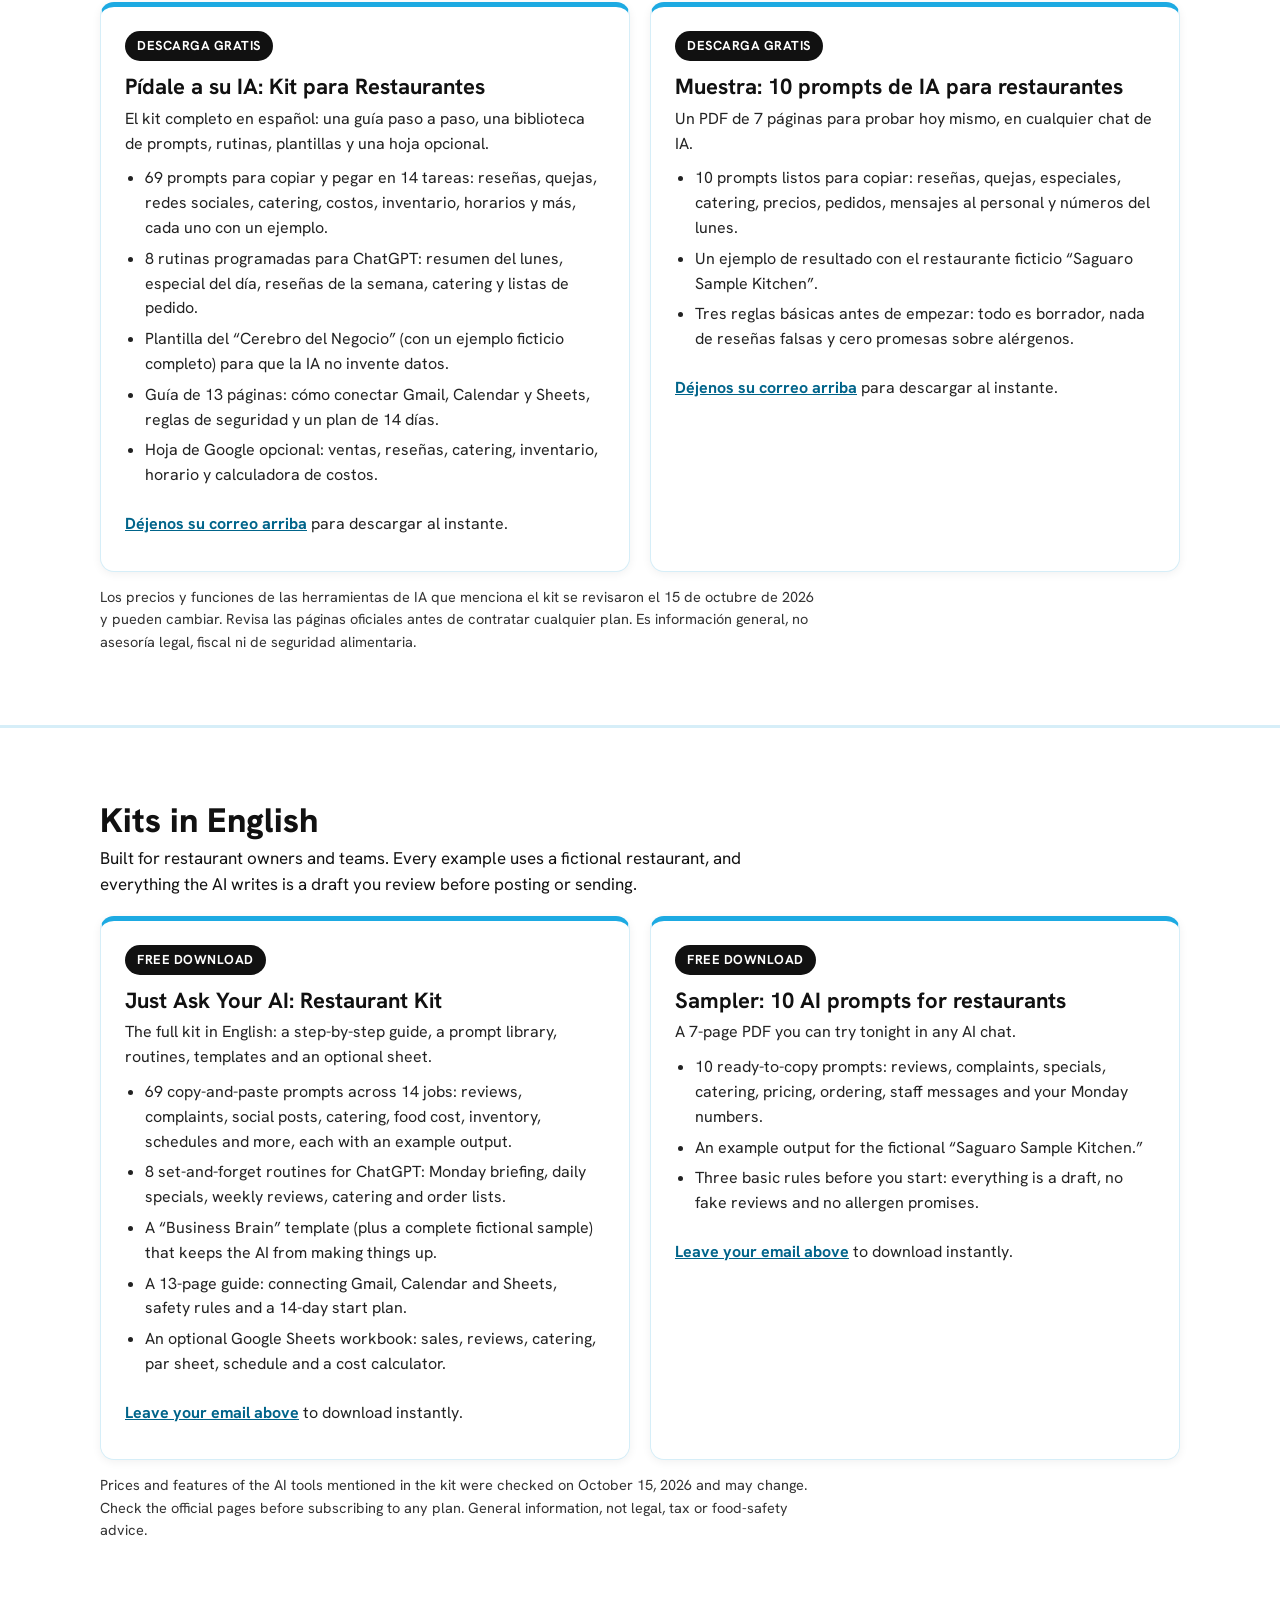
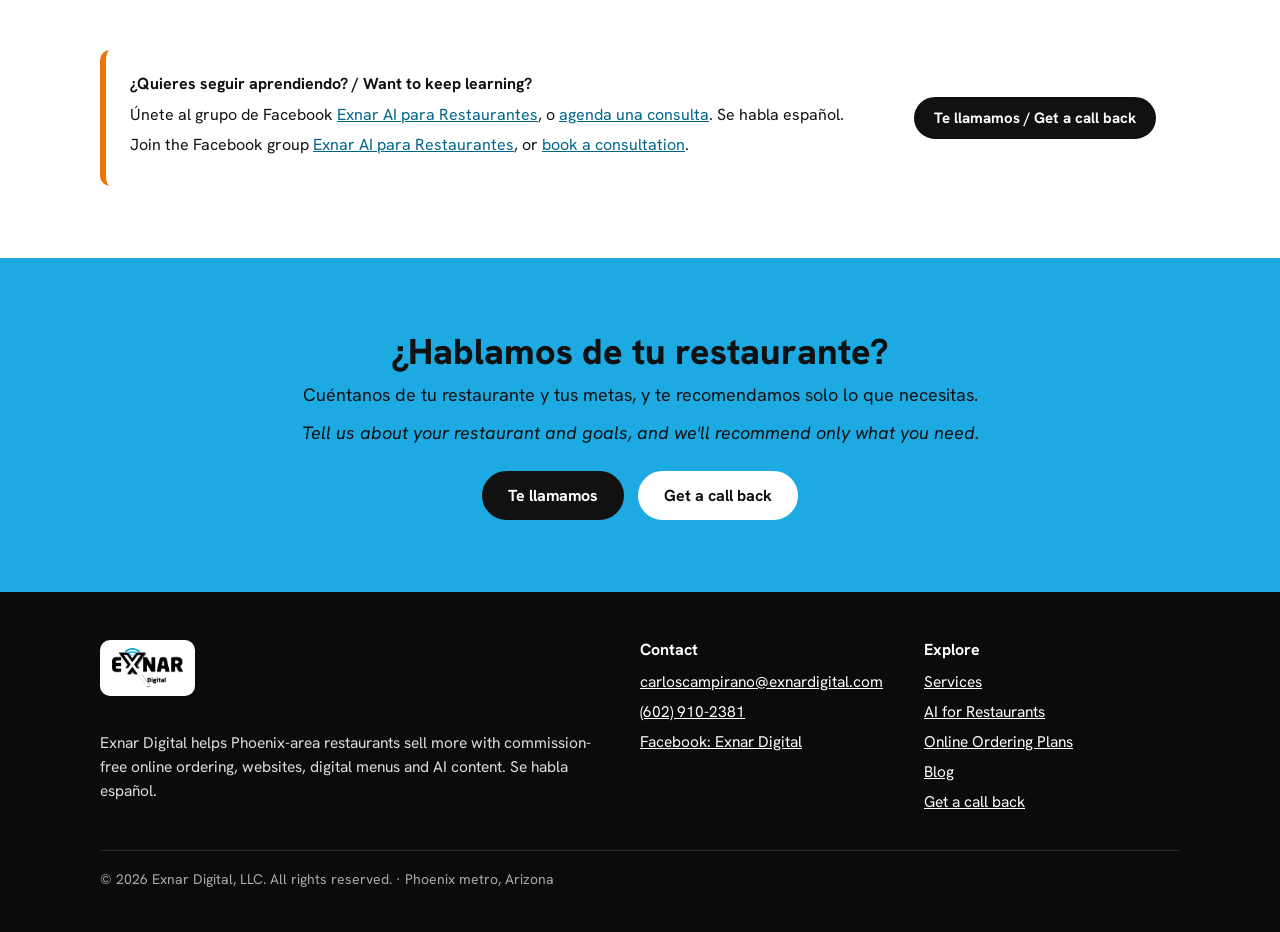
<file: recursos/index.html>
<!doctype html>
<html lang="es">
<head>
<meta charset="utf-8">
<meta name="viewport" content="width=device-width, initial-scale=1">
<title>Kits de IA para restaurantes | AI kits for restaurants | Exnar Digital</title>
<meta name="description" content="Descarga gratis kits de IA para restaurantes: 69 prompts para copiar y pegar, rutinas y plantillas, en español e inglés. Free AI kits for restaurants: leave your email and download instantly.">
<link rel="canonical" href="https://www.exnardigital.com/recursos/">
<meta property="og:type" content="website">
<meta property="og:locale" content="es_US">
<meta property="og:locale:alternate" content="en_US">
<meta property="og:site_name" content="Exnar Digital">
<meta property="og:title" content="Kits de IA para restaurantes | AI kits for restaurants | Exnar Digital">
<meta property="og:description" content="Descarga gratis kits de IA para restaurantes: 69 prompts para copiar y pegar, rutinas y plantillas, en español e inglés. Free AI kits for restaurants: leave your email and download instantly.">
<meta property="og:url" content="https://www.exnardigital.com/recursos/">
<meta property="og:image" content="https://www.exnardigital.com/assets/img/og-image.png">
<meta property="og:image:width" content="1200">
<meta property="og:image:height" content="630">
<meta name="twitter:card" content="summary_large_image">
<meta name="twitter:image" content="https://www.exnardigital.com/assets/img/og-image.png">
<meta name="theme-color" content="#1DAAE2">
<link rel="icon" href="../favicon.ico" sizes="any">
<link rel="icon" type="image/png" sizes="32x32" href="../favicon-32.png">
<link rel="apple-touch-icon" href="../apple-touch-icon.png">
<link rel="preconnect" href="https://fonts.googleapis.com">
<link rel="preconnect" href="https://fonts.gstatic.com" crossorigin>
<link href="https://fonts.googleapis.com/css2?family=Hanken+Grotesk:ital,wght@0,400;0,600;0,700;0,800;1,400&display=swap" rel="stylesheet">
<link rel="stylesheet" href="../assets/styles.css">
<style>
.signup{background:var(--bg-soft)}
.signup .cb-form{max-width:860px}
.signup h2{margin:0 0 4px}
.signup .dl-lead{margin:0 0 18px}
.signup .privacy{font-size:14.5px;color:var(--muted);margin:14px 0 0;max-width:720px}
.signup .privacy span{display:block}
.signup .check{font-weight:600}
.signup .mt{margin:18px 0 0}
.signup .btn[disabled]{opacity:.65;cursor:progress}
.dl-lock{display:none;margin:auto 0 0;font-size:15.5px}
html.gated .kit .dl-btns,html.gated .kit .dl-note{display:none}
html.gated .kit .dl-lock{display:block}
.signup-thanks .dl-btns{display:flex;gap:10px;flex-wrap:wrap;margin:12px 0 0}
.signup-thanks p{margin:0 0 8px}
</style>
<script>try{if(!localStorage.getItem('exnarKitOk'))document.documentElement.classList.add('gated')}catch(e){document.documentElement.classList.add('gated')}</script>
<script type="application/ld+json">{"@context":"https://schema.org","@type":"CollectionPage","name":"Kits de IA para restaurantes / AI kits for restaurants","url":"https://www.exnardigital.com/recursos/","inLanguage":["es","en"],"description":"Descarga gratis kits de IA para restaurantes: 69 prompts para copiar y pegar, rutinas y plantillas, en español e inglés. Free AI kits for restaurants: leave your email and download instantly.","isPartOf":{"@type":"WebSite","name":"Exnar Digital","url":"https://www.exnardigital.com/"},"publisher":{"@type":"Organization","name":"Exnar Digital","url":"https://www.exnardigital.com/","logo":{"@type":"ImageObject","url":"https://www.exnardigital.com/assets/img/logo-lg.png"}},"mainEntity":{"@type":"ItemList","itemListElement":[{"@type":"ListItem","position":1,"item":{"@type":"DigitalDocument","name":"Kit de IA para restaurantes (español): guía + biblioteca de prompts","inLanguage":"es","encodingFormat":"application/pdf","url":"https://www.exnardigital.com/assets/downloads/Exnar_Kit_AI_Restaurantes_ES.pdf","isAccessibleForFree":true,"publisher":{"@type":"Organization","name":"Exnar Digital"}}},{"@type":"ListItem","position":2,"item":{"@type":"DigitalDocument","name":"Kit de IA para restaurantes (español): ZIP completo","inLanguage":"es","encodingFormat":"application/zip","url":"https://www.exnardigital.com/assets/downloads/Exnar_Kit_AI_Restaurantes_ES.zip","isAccessibleForFree":true,"publisher":{"@type":"Organization","name":"Exnar Digital"}}},{"@type":"ListItem","position":3,"item":{"@type":"DigitalDocument","name":"Muestra gratis: 10 prompts de IA para restaurantes","inLanguage":"es","encodingFormat":"application/pdf","url":"https://www.exnardigital.com/assets/downloads/Exnar_Muestra_10_Prompts_ES.pdf","isAccessibleForFree":true,"publisher":{"@type":"Organization","name":"Exnar Digital"}}},{"@type":"ListItem","position":4,"item":{"@type":"DigitalDocument","name":"AI kit for restaurants (English): guide + prompt library","inLanguage":"en","encodingFormat":"application/pdf","url":"https://www.exnardigital.com/assets/downloads/Exnar_Kit_AI_Restaurantes_EN.pdf","isAccessibleForFree":true,"publisher":{"@type":"Organization","name":"Exnar Digital"}}},{"@type":"ListItem","position":5,"item":{"@type":"DigitalDocument","name":"AI kit for restaurants (English): full ZIP","inLanguage":"en","encodingFormat":"application/zip","url":"https://www.exnardigital.com/assets/downloads/Exnar_Kit_AI_Restaurantes_EN.zip","isAccessibleForFree":true,"publisher":{"@type":"Organization","name":"Exnar Digital"}}},{"@type":"ListItem","position":6,"item":{"@type":"DigitalDocument","name":"Free sampler: 10 AI prompts for restaurants","inLanguage":"en","encodingFormat":"application/pdf","url":"https://www.exnardigital.com/assets/downloads/Exnar_Sampler_10_Prompts_EN.pdf","isAccessibleForFree":true,"publisher":{"@type":"Organization","name":"Exnar Digital"}}}]}}</script>
</head>
<body>
<a class="skip" href="#main">Skip to content</a>
<header class="site-header">
 <div class="wrap">
  <a class="brand" href="../" aria-label="Exnar Digital home"><picture><source srcset="../assets/img/logo.webp" type="image/webp"><img src="../assets/img/logo.png" alt="Exnar Digital" width="199" height="112"></picture></a>
  <input type="checkbox" id="nav-toggle" class="nav-toggle" aria-hidden="true" hidden>
  <label for="nav-toggle" class="menu-btn">Menu</label>
  <nav class="nav" aria-label="Main">
   <a href="../#services">Services</a>
   <a href="../#ai">AI</a>
   <a href="../#plans">Plans</a>
   <a href="../blog/">Blog</a>
   <a href="../contact/">Contact</a>
   <a class="btn btn-dark btn-sm" href="../contact/#callback">Get a call back</a>
  </nav>
 </div>
</header>
<main id="main">
<section class="hero" style="padding-bottom:48px">
 <div class="wrap">
  <h1>Kits de IA para restaurantes</h1>
  <p class="tag" lang="en">AI kits for restaurants</p>
  <p class="sub">Prompts para copiar y pegar, rutinas y plantillas para usar ChatGPT en tu restaurante. Descarga gratis: deje su correo y descargue al instante. / Copy-and-paste prompts, routines and templates for using ChatGPT in your restaurant. Free: leave your email and download instantly.</p>
  <p class="lang-jump"><a href="#english">English kits below &darr;</a></p>
 </div>
</section>
<section class="sec signup" id="descargar">
 <div class="wrap">
  <h2>Descargue los kits gratis <span lang="en" style="font-weight:600">· Download the kits free</span></h2>
  <p class="dl-lead">Déjenos su correo y descargue los kits al instante.</p>
  <p class="dl-lead" lang="en">Leave your email and download instantly.</p>
  <form id="kit-form" class="card cb-form" action="https://formsubmit.co/carloscampirano@exnardigital.com" method="POST">
   <input type="hidden" name="_subject" value="Descarga de kit: Español">
   <input type="hidden" name="_template" value="table">
   <input type="hidden" name="_captcha" value="false">
   <input type="hidden" name="_next" value="https://www.exnardigital.com/recursos/?sent=1#descargar">
   <input type="hidden" name="source" value="recursos">
   <input type="text" name="_honey" class="hp" tabindex="-1" autocomplete="off" aria-hidden="true">
   <div class="fgrid">
    <div class="field"><label for="kf-name">Nombre · <span lang="en">Name</span> <span class="req">*</span></label><input id="kf-name" name="Name" type="text" autocomplete="name" required></div>
    <div class="field"><label for="kf-email">Correo · <span lang="en">Email</span> <span class="req">*</span></label><input id="kf-email" name="email" type="email" autocomplete="email" inputmode="email" required></div>
    <div class="field"><label for="kf-phone">Teléfono <span class="opt">(opcional)</span> / <span lang="en">Phone <span class="opt">(optional)</span></span></label><input id="kf-phone" name="Phone" type="tel" autocomplete="tel" inputmode="tel"></div>
    <div class="field"><label for="kf-restaurant">Nombre del restaurante · <span lang="en">Restaurant name</span> <span class="opt">(opcional · <span lang="en">optional</span>)</span></label><input id="kf-restaurant" name="Restaurant" type="text" autocomplete="organization"></div>
    <div class="field"><label for="kf-lang">Idioma preferido · <span lang="en">Preferred language</span></label><select id="kf-lang" name="Preferred language"><option value="Español">Español</option><option value="English">English</option></select></div>
    <div class="field full"><label class="check"><input type="checkbox" name="Wants new prompts and guides" value="Yes"><span>Quiero recibir nuevos prompts y guías de Exnar Digital<br><span lang="en">I want new prompts and guides from Exnar Digital</span></span></label></div>
    <div class="field full"><label class="check"><input type="checkbox" name="Agrees to be contacted about restaurant services" value="Yes"><span>Acepto que Exnar Digital me contacte sobre sus servicios para restaurantes<br><span lang="en">I agree Exnar Digital may contact me about its restaurant services</span></span></label></div>
   </div>
   <p class="mt"><button class="btn btn-dark" type="submit">Descargar ahora · <span lang="en">Download now</span></button></p>
   <p class="privacy"><span>Usamos sus datos para saber quién descarga los kits. Solo le enviaremos nuevos prompts y guías si marca la primera casilla, y solo le contactaremos sobre los servicios de Exnar si marca la segunda. Sin spam.</span><span lang="en">We use your info to know who downloads the kits. We only send new prompts and guides if you tick the first box, and only contact you about Exnar services if you tick the second box. No spam.</span></p>
  </form>
  <div id="kit-thanks" class="card cb-thanks signup-thanks" role="status" aria-live="polite" hidden>
   <p><strong>¡Gracias! Su descarga debería empezar sola. Si no, use los botones.</strong></p>
   <p lang="en">Thank you! Your download should start on its own. If it doesn't, use the buttons.</p>
   <div class="dl-btns" id="kit-thanks-btns"></div>
   <p class="dl-note" style="margin-top:12px;font-size:14.5px">Todos los kits siguen abajo. <span lang="en">All kits are below.</span></p>
  </div>
 </div>
</section>
<section class="sec dl-sec" id="espanol">
 <div class="wrap">
  <h2>Kits en español</h2>
  <p class="dl-lead">Hechos para dueños y equipos de restaurantes. Todos los ejemplos usan un restaurante ficticio, y todo lo que escribe la IA es un borrador que tú revisas antes de publicar o enviar.</p>
  <div class="kits">
   <article class="card card-top kit">
    <span class="badge">Descarga gratis</span>
    <h3>Pídale a su IA: Kit para Restaurantes</h3>
    <p>El kit completo en español: una guía paso a paso, una biblioteca de prompts, rutinas, plantillas y una hoja opcional.</p>
    <ul>
     <li>69 prompts para copiar y pegar en 14 tareas: reseñas, quejas, redes sociales, catering, costos, inventario, horarios y más, cada uno con un ejemplo.</li>
     <li>8 rutinas programadas para ChatGPT: resumen del lunes, especial del día, reseñas de la semana, catering y listas de pedido.</li>
     <li>Plantilla del “Cerebro del Negocio” (con un ejemplo ficticio completo) para que la IA no invente datos.</li>
     <li>Guía de 13 páginas: cómo conectar Gmail, Calendar y Sheets, reglas de seguridad y un plan de 14 días.</li>
     <li>Hoja de Google opcional: ventas, reseñas, catering, inventario, horario y calculadora de costos.</li>
    </ul>
    <div class="dl-btns"><a class="btn btn-dark btn-sm" href="../assets/downloads/Exnar_Kit_AI_Restaurantes_ES.zip" download>Descargar kit completo (ZIP) <span aria-hidden="true">·</span> 1.0 MB</a><a class="btn btn-outline btn-sm" href="../assets/downloads/Exnar_Kit_AI_Restaurantes_ES.pdf" download>Guía + prompts (PDF) <span aria-hidden="true">·</span> 1.0 MB</a></div><p class="dl-lock"><a href="#descargar"><strong>Déjenos su correo arriba</strong></a> para descargar al instante.</p>
    <p class="dl-note">El ZIP trae todos los archivos; el PDF junta la guía y la biblioteca de prompts para leer en el celular.</p>
   </article>
   <article class="card card-top kit">
    <span class="badge">Descarga gratis</span>
    <h3>Muestra: 10 prompts de IA para restaurantes</h3>
    <p>Un PDF de 7 páginas para probar hoy mismo, en cualquier chat de IA.</p>
    <ul>
     <li>10 prompts listos para copiar: reseñas, quejas, especiales, catering, precios, pedidos, mensajes al personal y números del lunes.</li>
     <li>Un ejemplo de resultado con el restaurante ficticio “Saguaro Sample Kitchen”.</li>
     <li>Tres reglas básicas antes de empezar: todo es borrador, nada de reseñas falsas y cero promesas sobre alérgenos.</li>
    </ul>
    <div class="dl-btns"><a class="btn btn-dark btn-sm" href="../assets/downloads/Exnar_Muestra_10_Prompts_ES.pdf" download>Descargar muestra (PDF) <span aria-hidden="true">·</span> 368 KB</a></div><p class="dl-lock"><a href="#descargar"><strong>Déjenos su correo arriba</strong></a> para descargar al instante.</p>
   </article>
  </div>
  <p class="dl-fine">Los precios y funciones de las herramientas de IA que menciona el kit se revisaron el 15 de octubre de 2026 y pueden cambiar. Revisa las páginas oficiales antes de contratar cualquier plan. Es información general, no asesoría legal, fiscal ni de seguridad alimentaria.</p>
 </div>
</section>
<section class="sec dl-sec" id="english" lang="en">
 <div class="wrap">
  <h2>Kits in English</h2>
  <p class="dl-lead">Built for restaurant owners and teams. Every example uses a fictional restaurant, and everything the AI writes is a draft you review before posting or sending.</p>
  <div class="kits">
   <article class="card card-top kit">
    <span class="badge">Free download</span>
    <h3>Just Ask Your AI: Restaurant Kit</h3>
    <p>The full kit in English: a step-by-step guide, a prompt library, routines, templates and an optional sheet.</p>
    <ul>
     <li>69 copy-and-paste prompts across 14 jobs: reviews, complaints, social posts, catering, food cost, inventory, schedules and more, each with an example output.</li>
     <li>8 set-and-forget routines for ChatGPT: Monday briefing, daily specials, weekly reviews, catering and order lists.</li>
     <li>A “Business Brain” template (plus a complete fictional sample) that keeps the AI from making things up.</li>
     <li>A 13-page guide: connecting Gmail, Calendar and Sheets, safety rules and a 14-day start plan.</li>
     <li>An optional Google Sheets workbook: sales, reviews, catering, par sheet, schedule and a cost calculator.</li>
    </ul>
    <div class="dl-btns"><a class="btn btn-dark btn-sm" href="../assets/downloads/Exnar_Kit_AI_Restaurantes_EN.zip" download>Download full kit (ZIP) <span aria-hidden="true">·</span> 1.0 MB</a><a class="btn btn-outline btn-sm" href="../assets/downloads/Exnar_Kit_AI_Restaurantes_EN.pdf" download>Guide + prompts (PDF) <span aria-hidden="true">·</span> 0.9 MB</a></div><p class="dl-lock" lang="en"><a href="#descargar"><strong>Leave your email above</strong></a> to download instantly.</p>
    <p class="dl-note">The ZIP has every file; the PDF combines the guide and the prompt library for reading on your phone.</p>
   </article>
   <article class="card card-top kit">
    <span class="badge">Free download</span>
    <h3>Sampler: 10 AI prompts for restaurants</h3>
    <p>A 7-page PDF you can try tonight in any AI chat.</p>
    <ul>
     <li>10 ready-to-copy prompts: reviews, complaints, specials, catering, pricing, ordering, staff messages and your Monday numbers.</li>
     <li>An example output for the fictional “Saguaro Sample Kitchen.”</li>
     <li>Three basic rules before you start: everything is a draft, no fake reviews and no allergen promises.</li>
    </ul>
    <div class="dl-btns"><a class="btn btn-dark btn-sm" href="../assets/downloads/Exnar_Sampler_10_Prompts_EN.pdf" download>Download sampler (PDF) <span aria-hidden="true">·</span> 357 KB</a></div><p class="dl-lock" lang="en"><a href="#descargar"><strong>Leave your email above</strong></a> to download instantly.</p>
   </article>
  </div>
  <p class="dl-fine">Prices and features of the AI tools mentioned in the kit were checked on October 15, 2026 and may change. Check the official pages before subscribing to any plan. General information, not legal, tax or food-safety advice.</p>
 </div>
</section>
<section class="sec" style="padding-top:8px">
 <div class="wrap">
  <div class="callout">
   <div>
    <p><strong>¿Quieres seguir aprendiendo? / Want to keep learning?</strong></p>
    <p>Únete al grupo de Facebook <a href="https://www.facebook.com/groups/exnaraiparestaurantes" target="_blank" rel="noopener">Exnar AI para Restaurantes</a>, o <a href="../contact/#callback">agenda una consulta</a>. Se habla español.</p>
    <p lang="en">Join the Facebook group <a href="https://www.facebook.com/groups/exnaraiparestaurantes" target="_blank" rel="noopener">Exnar AI para Restaurantes</a>, or <a href="../contact/#callback">book a consultation</a>.</p>
   </div>
   <a class="btn btn-dark btn-sm" href="../contact/#callback">Te llamamos / Get a call back</a>
  </div>
 </div>
</section>
<section class="sec final">
 <div class="wrap">
  <h2>¿Hablamos de tu restaurante?</h2>
  <p>Cuéntanos de tu restaurante y tus metas, y te recomendamos solo lo que necesitas.</p>
  <p class="es" lang="en" style="color:#111">Tell us about your restaurant and goals, and we'll recommend only what you need.</p>
  <div class="btns">
   <a class="btn btn-dark" href="../contact/#callback" lang="es">Te llamamos</a>
   <a class="btn btn-white" href="../contact/#callback" lang="en">Get a call back</a>
  </div>
 </div>
</section>
</main>
<script>
(function(){
 var form=document.getElementById('kit-form'),thanks=document.getElementById('kit-thanks'),tb=document.getElementById('kit-thanks-btns');
 if(!form||!thanks)return;
 var ENDPOINT='https://formsubmit.co/ajax/carloscampirano@exnardigital.com';
 var KITS={'Español':{zip:'../assets/downloads/Exnar_Kit_AI_Restaurantes_ES.zip',pdf:'../assets/downloads/Exnar_Kit_AI_Restaurantes_ES.pdf',zl:'Descargar kit completo (ZIP)',pl:'Guía + prompts (PDF)'},
  'English':{zip:'../assets/downloads/Exnar_Kit_AI_Restaurantes_EN.zip',pdf:'../assets/downloads/Exnar_Kit_AI_Restaurantes_EN.pdf',zl:'Download full kit (ZIP)',pl:'Guide + prompts (PDF)'}};
 function unlock(lang,start){
  try{localStorage.setItem('exnarKitOk','1')}catch(e){}
  document.documentElement.classList.remove('gated');
  var k=KITS[lang]||KITS['Español'];
  tb.innerHTML='';
  [[k.zip,k.zl,'btn btn-dark btn-sm'],[k.pdf,k.pl,'btn btn-outline btn-sm']].forEach(function(x){var a=document.createElement('a');a.href=x[0];a.className=x[2];a.setAttribute('download','');a.textContent=x[1];tb.appendChild(a)});
  form.hidden=true;form.style.display='none';thanks.hidden=false;
  try{thanks.scrollIntoView({block:'nearest'})}catch(e){}
  if(start){try{var d=document.createElement('a');d.href=k.zip;d.setAttribute('download','');d.style.display='none';document.body.appendChild(d);d.click();setTimeout(function(){d.remove()},1000)}catch(e){}}
 }
 if(/[?&]sent=1(&|$)/.test(location.search)){unlock('Español',false)}
 form.addEventListener('submit',function(ev){
  ev.preventDefault();
  if(!form.checkValidity()){form.reportValidity();return}
  var btn=form.querySelector('button[type=submit]');btn.disabled=true;
  var lang=form.elements['Preferred language'].value;
  var fd=new FormData(form),data={};
  fd.forEach(function(v,k){data[k]=v});
  data['_subject']='Descarga de kit: '+lang;
  data['Wants new prompts and guides']=form.elements['Wants new prompts and guides'].checked?'Yes':'No';
  data['Agrees to be contacted about restaurant services']=form.elements['Agrees to be contacted about restaurant services'].checked?'Yes':'No';
  if(!data['Phone'])data['Phone']='(not provided)';
  data['Page']=location.href.split('?')[0];
  delete data['_next'];
  var ctl=window.AbortController?new AbortController():null,timer=setTimeout(function(){if(ctl)ctl.abort()},6000);
  var done=false;function finish(){if(done)return;done=true;clearTimeout(timer);unlock(lang,true)}
  fetch(ENDPOINT,{method:'POST',headers:{'Content-Type':'application/json','Accept':'application/json'},body:JSON.stringify(data),signal:ctl?ctl.signal:undefined})
   .then(function(r){return r.json().catch(function(){return {}}).then(function(j){if(!r.ok||j.success==='false'||j.success===false)console.warn('Signup handler issue',r.status,j)})})
   .catch(function(e){console.warn('Signup handler failed',e)})
   .then(finish);
  setTimeout(finish,7000);
 });
})();
</script>
<footer class="site-footer">
 <div class="wrap">
  <div class="cols">
   <div>
    <a class="flogo" href="../"><img src="../assets/img/logo.png" alt="Exnar Digital" width="71" height="40" loading="lazy"></a>
    <p>Exnar Digital helps Phoenix-area restaurants sell more with commission-free online ordering, websites, digital menus and AI content. Se habla español.</p>
   </div>
   <div>
    <h3>Contact</h3>
    <ul>
     <li><a href="mailto:carloscampirano@exnardigital.com">carloscampirano@exnardigital.com</a></li>
     <li><a href="tel:+16029102381">(602) 910-2381</a></li>
     <li><a href="https://www.facebook.com/profile.php?id=61595524957636" target="_blank" rel="noopener">Facebook: Exnar Digital</a></li>
    </ul>
   </div>
   <div>
    <h3>Explore</h3>
    <ul>
     <li><a href="../#services">Services</a></li>
     <li><a href="../#ai">AI for Restaurants</a></li>
     <li><a href="../#plans">Online Ordering Plans</a></li>
     <li><a href="../blog/">Blog</a></li>
     <li><a href="../contact/#callback">Get a call back</a></li>
    </ul>
   </div>
  </div>
  <p class="legal">© 2026 Exnar Digital, LLC. All rights reserved. · Phoenix metro, Arizona</p>
 </div>
</footer>
</body>
</html>
</file>
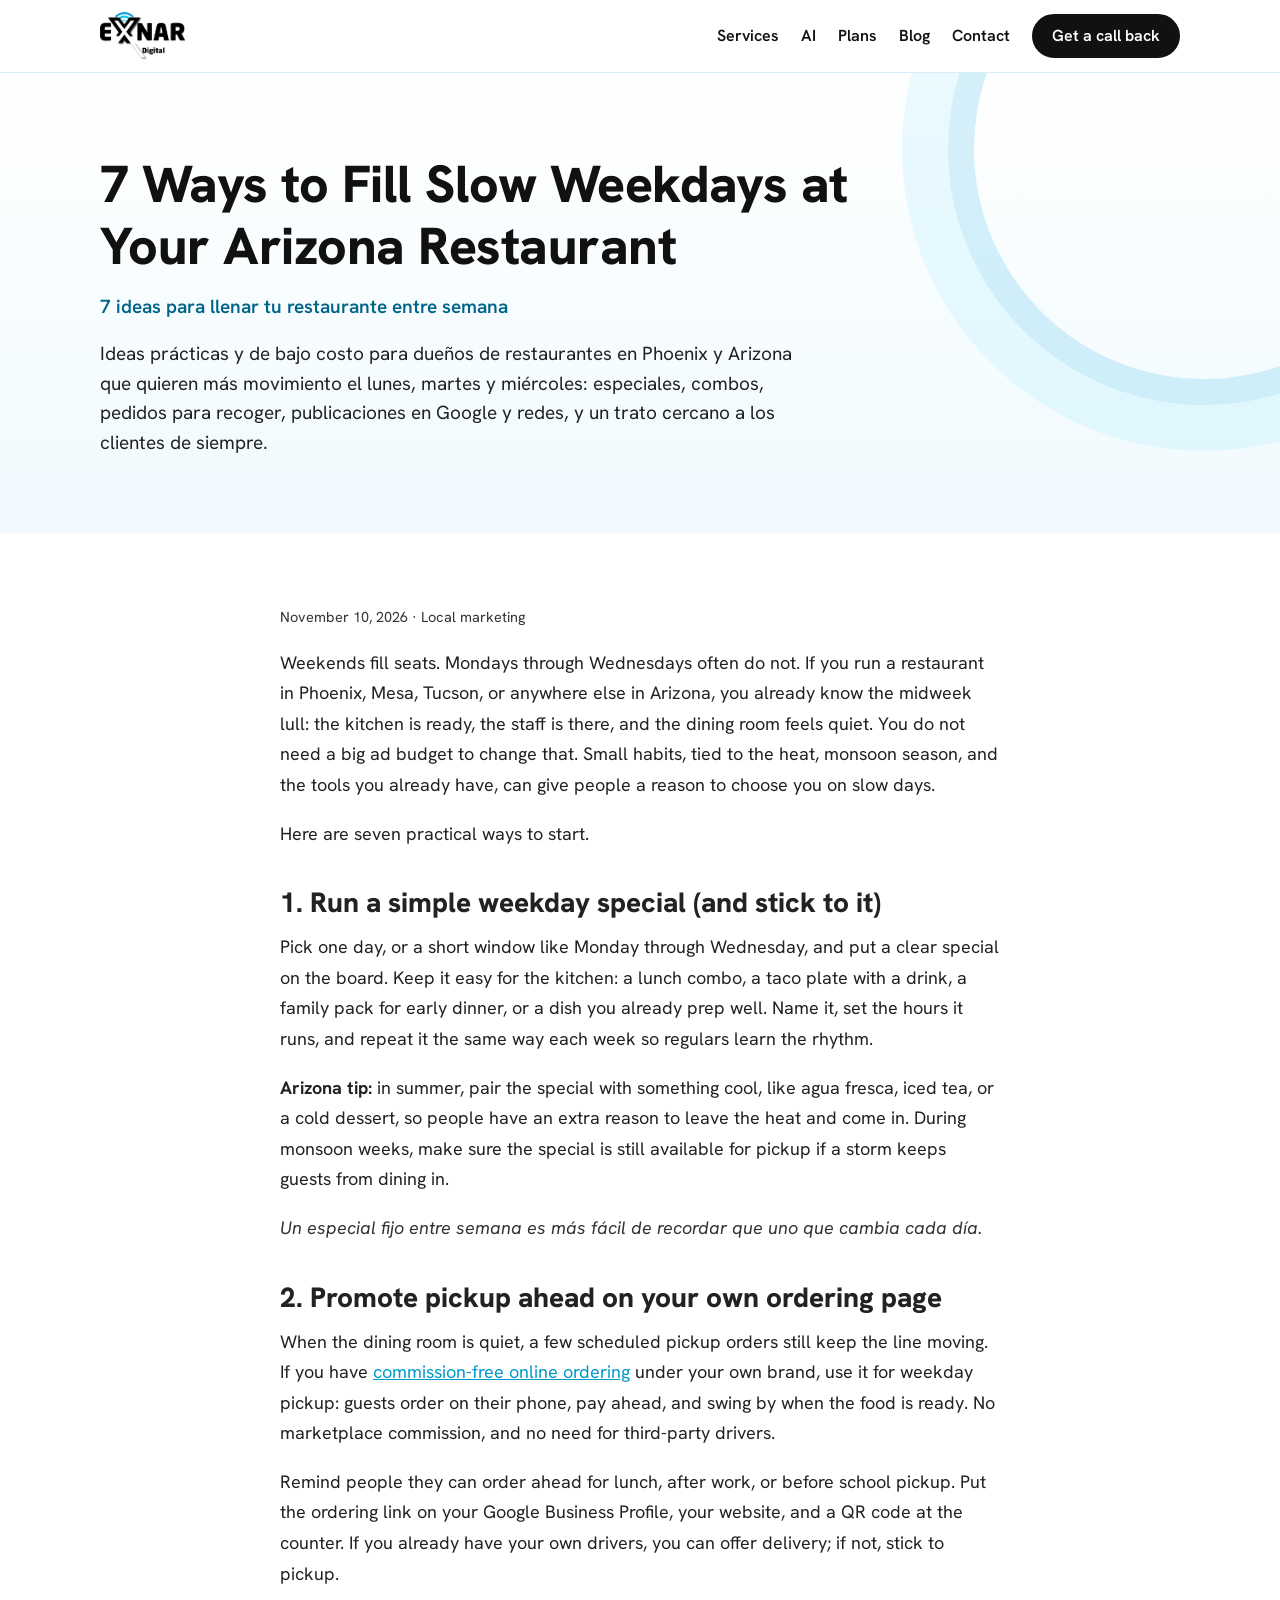
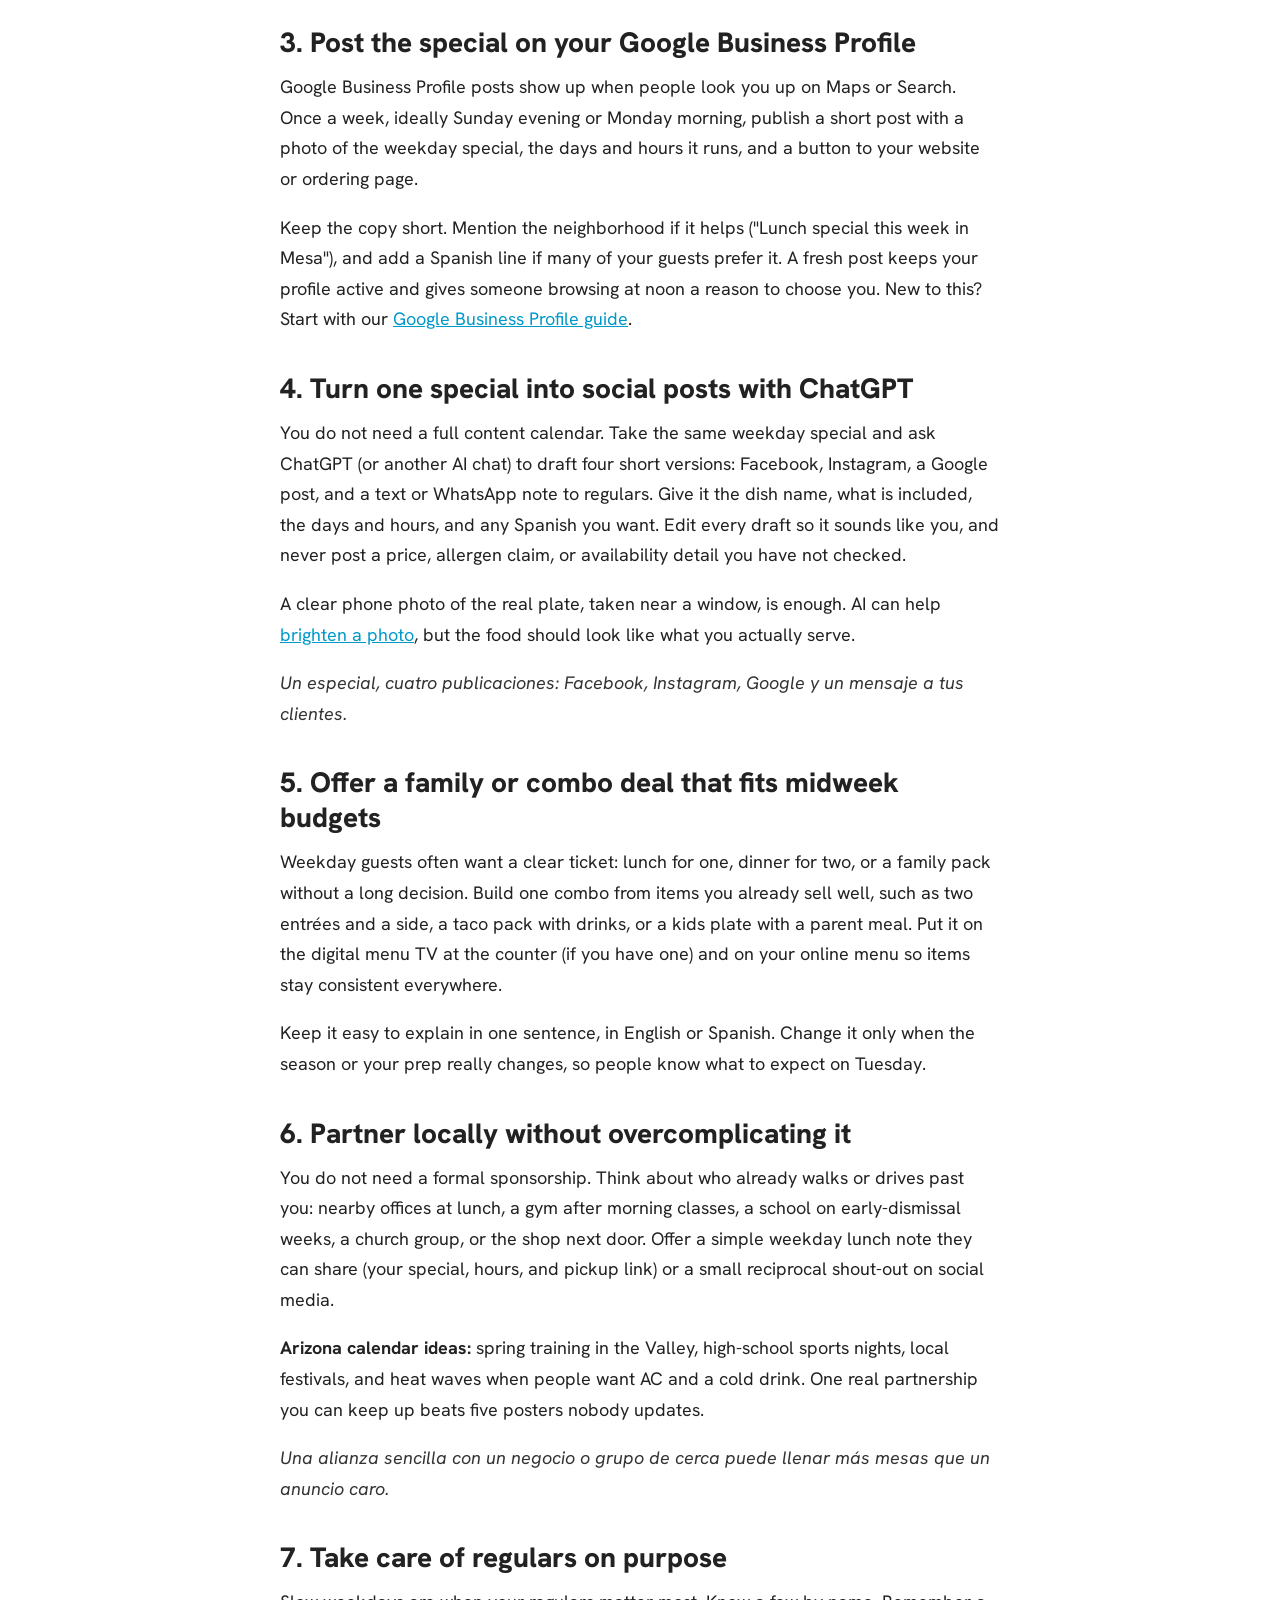
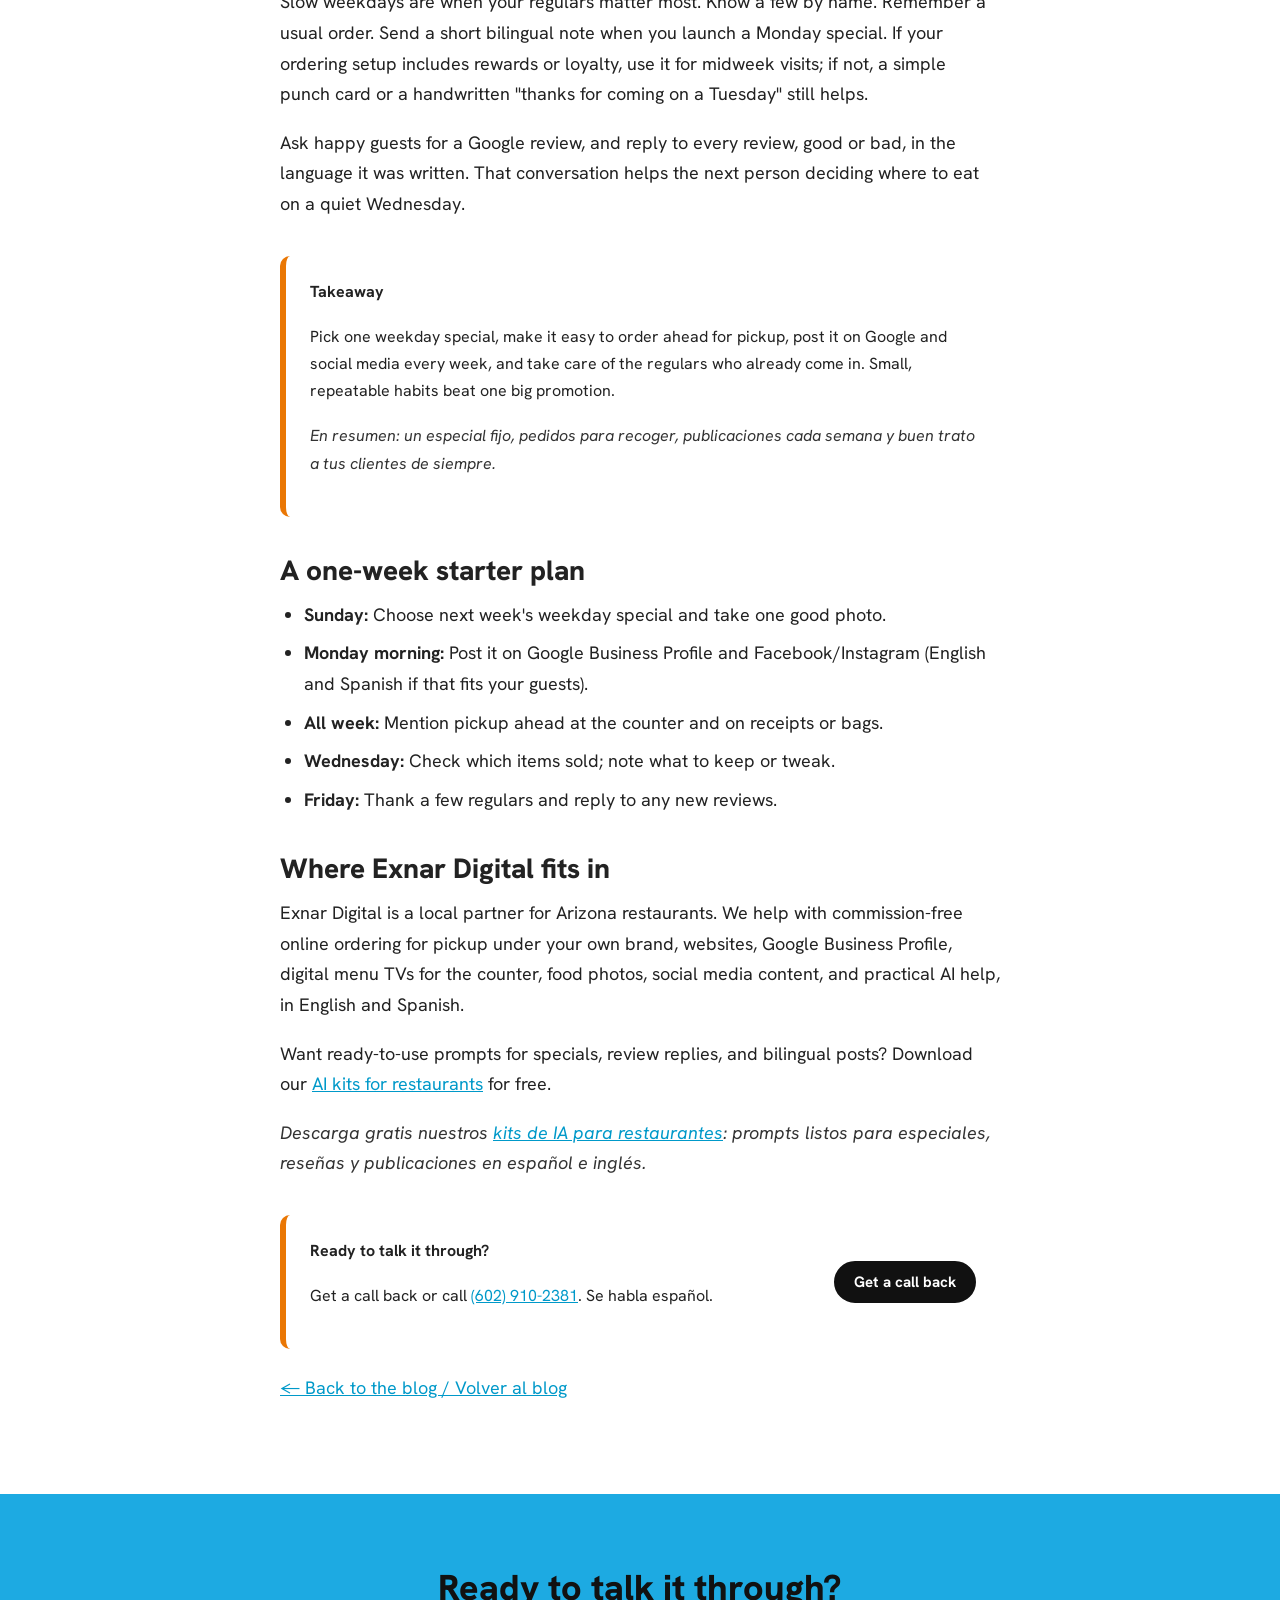
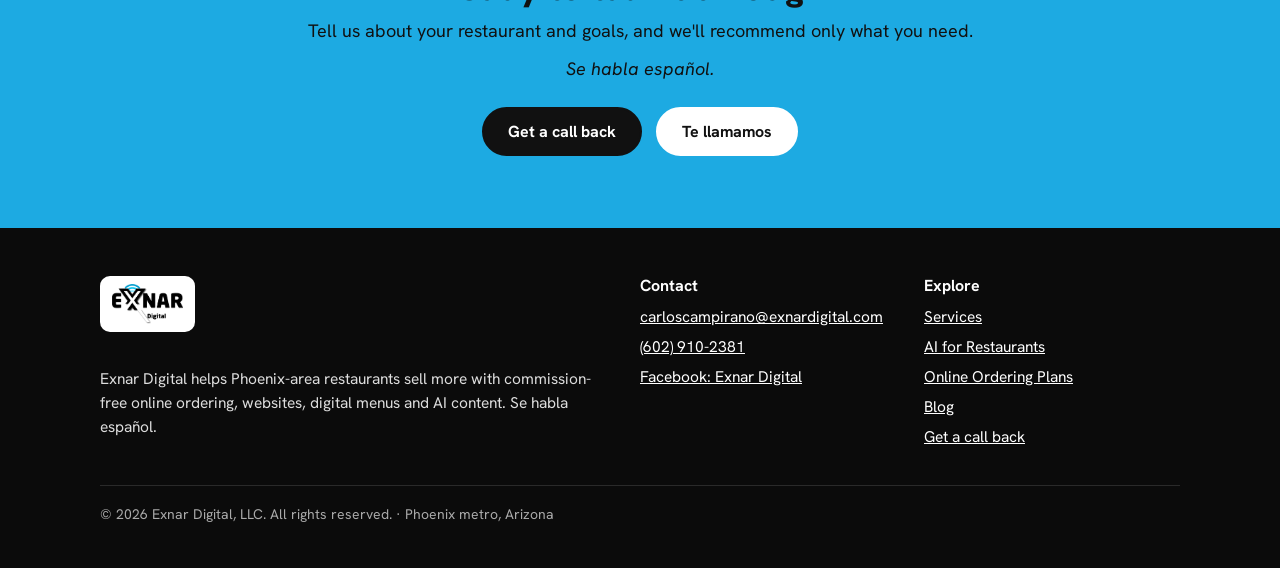
<file: blog/7-ways-to-fill-slow-weekdays-arizona-restaurant/index.html>
<!doctype html>
<html lang="en">
<head>
<meta charset="utf-8">
<meta name="viewport" content="width=device-width, initial-scale=1">
<title>7 Ways to Fill Slow Weekdays at Your Arizona Restaurant | Exnar Digital</title>
<meta name="description" content="Practical, low-cost ideas for Arizona restaurant owners to bring in more guests on slow Mondays, Tuesdays, and Wednesdays: specials, pickup, Google posts, social content, and more.">
<link rel="canonical" href="https://www.exnardigital.com/blog/7-ways-to-fill-slow-weekdays-arizona-restaurant/">
<meta property="og:type" content="article">
<meta property="og:site_name" content="Exnar Digital">
<meta property="og:title" content="7 Ways to Fill Slow Weekdays at Your Arizona Restaurant | Exnar Digital">
<meta property="og:description" content="Practical, low-cost ideas for Arizona restaurant owners to bring in more guests on slow Mondays, Tuesdays, and Wednesdays: specials, pickup, Google posts, social content, and more.">
<meta property="og:url" content="https://www.exnardigital.com/blog/7-ways-to-fill-slow-weekdays-arizona-restaurant/">
<meta property="og:image" content="https://www.exnardigital.com/assets/img/og-image.png">
<meta property="og:image:width" content="1200">
<meta property="og:image:height" content="630">
<meta name="twitter:card" content="summary_large_image">
<meta name="theme-color" content="#1DAAE2">
<link rel="icon" href="../../favicon.ico" sizes="any">
<link rel="icon" type="image/png" sizes="32x32" href="../../favicon-32.png">
<link rel="apple-touch-icon" href="../../apple-touch-icon.png">
<link rel="preconnect" href="https://fonts.googleapis.com">
<link rel="preconnect" href="https://fonts.gstatic.com" crossorigin>
<link href="https://fonts.googleapis.com/css2?family=Hanken+Grotesk:ital,wght@0,400;0,600;0,700;0,800;1,400&display=swap" rel="stylesheet">
<link rel="stylesheet" href="../../assets/styles.css">
<meta property="article:published_time" content="2026-11-10">
<script type="application/ld+json">{"@context": "https://schema.org", "@type": "BlogPosting", "headline": "7 Ways to Fill Slow Weekdays at Your Arizona Restaurant", "description": "Practical, low-cost ideas for Arizona restaurant owners to bring in more guests on slow Mondays, Tuesdays, and Wednesdays: specials, pickup, Google posts, social content, and more.", "inLanguage": "en", "about": "Restaurant marketing for slow weekdays", "datePublished": "2026-11-10", "dateModified": "2026-11-10", "image": "https://www.exnardigital.com/assets/img/og-image.png", "author": {"@type": "Organization", "name": "Exnar Digital"}, "publisher": {"@type": "Organization", "name": "Exnar Digital", "logo": {"@type": "ImageObject", "url": "https://www.exnardigital.com/assets/img/logo-lg.png"}}, "mainEntityOfPage": "https://www.exnardigital.com/blog/7-ways-to-fill-slow-weekdays-arizona-restaurant/"}</script>
</head>
<body>
<a class="skip" href="#main">Skip to content</a>
<header class="site-header">
 <div class="wrap">
  <a class="brand" href="../../" aria-label="Exnar Digital home"><picture><source srcset="../../assets/img/logo.webp" type="image/webp"><img src="../../assets/img/logo.png" alt="Exnar Digital" width="199" height="112"></picture></a>
  <input type="checkbox" id="nav-toggle" class="nav-toggle" aria-hidden="true" hidden>
  <label for="nav-toggle" class="menu-btn">Menu</label>
  <nav class="nav" aria-label="Main">
   <a href="../../#services">Services</a>
   <a href="../../#ai">AI</a>
   <a href="../../#plans">Plans</a>
   <a href="../../blog/">Blog</a>
   <a href="../../contact/">Contact</a>
   <a class="btn btn-dark btn-sm" href="../../contact/#callback">Get a call back</a>
  </nav>
 </div>
</header>
<main id="main">
<section class="hero" style="padding-bottom:48px">
 <div class="wrap">
  <h1>7 Ways to Fill Slow Weekdays at Your Arizona Restaurant</h1>
  <p class="tag" lang="es">7 ideas para llenar tu restaurante entre semana</p>
  <p class="sub" lang="es">Ideas prácticas y de bajo costo para dueños de restaurantes en Phoenix y Arizona que quieren más movimiento el lunes, martes y miércoles: especiales, combos, pedidos para recoger, publicaciones en Google y redes, y un trato cercano a los clientes de siempre.</p>
 </div>
</section>
<section class="sec">
 <div class="wrap">
  <article class="post">
   <p class="post-meta"><time datetime="2026-11-10">November 10, 2026</time> · Local marketing</p>
   <p>Weekends fill seats. Mondays through Wednesdays often do not. If you run a restaurant in Phoenix, Mesa, Tucson, or anywhere else in Arizona, you already know the midweek lull: the kitchen is ready, the staff is there, and the dining room feels quiet. You do not need a big ad budget to change that. Small habits, tied to the heat, monsoon season, and the tools you already have, can give people a reason to choose you on slow days.</p>
   <p>Here are seven practical ways to start.</p>

   <h2>1. Run a simple weekday special (and stick to it)</h2>
   <p>Pick one day, or a short window like Monday through Wednesday, and put a clear special on the board. Keep it easy for the kitchen: a lunch combo, a taco plate with a drink, a family pack for early dinner, or a dish you already prep well. Name it, set the hours it runs, and repeat it the same way each week so regulars learn the rhythm.</p>
   <p><strong>Arizona tip:</strong> in summer, pair the special with something cool, like agua fresca, iced tea, or a cold dessert, so people have an extra reason to leave the heat and come in. During monsoon weeks, make sure the special is still available for pickup if a storm keeps guests from dining in.</p>
   <p class="es" lang="es">Un especial fijo entre semana es más fácil de recordar que uno que cambia cada día.</p>

   <h2>2. Promote pickup ahead on your own ordering page</h2>
   <p>When the dining room is quiet, a few scheduled pickup orders still keep the line moving. If you have <a href="../commission-free-online-ordering-arizona-restaurants/">commission-free online ordering</a> under your own brand, use it for weekday pickup: guests order on their phone, pay ahead, and swing by when the food is ready. No marketplace commission, and no need for third-party drivers.</p>
   <p>Remind people they can order ahead for lunch, after work, or before school pickup. Put the ordering link on your Google Business Profile, your website, and a QR code at the counter. If you already have your own drivers, you can offer delivery; if not, stick to pickup.</p>

   <h2>3. Post the special on your Google Business Profile</h2>
   <p>Google Business Profile posts show up when people look you up on Maps or Search. Once a week, ideally Sunday evening or Monday morning, publish a short post with a photo of the weekday special, the days and hours it runs, and a button to your website or ordering page.</p>
   <p>Keep the copy short. Mention the neighborhood if it helps ("Lunch special this week in Mesa"), and add a Spanish line if many of your guests prefer it. A fresh post keeps your profile active and gives someone browsing at noon a reason to choose you. New to this? Start with our <a href="../how-to-set-up-google-business-profile-phoenix-restaurant/">Google Business Profile guide</a>.</p>

   <h2>4. Turn one special into social posts with ChatGPT</h2>
   <p>You do not need a full content calendar. Take the same weekday special and ask ChatGPT (or another AI chat) to draft four short versions: Facebook, Instagram, a Google post, and a text or WhatsApp note to regulars. Give it the dish name, what is included, the days and hours, and any Spanish you want. Edit every draft so it sounds like you, and never post a price, allergen claim, or availability detail you have not checked.</p>
   <p>A clear phone photo of the real plate, taken near a window, is enough. AI can help <a href="../mejora-la-foto-de-tu-platillo-con-ia/">brighten a photo</a>, but the food should look like what you actually serve.</p>
   <p class="es" lang="es">Un especial, cuatro publicaciones: Facebook, Instagram, Google y un mensaje a tus clientes.</p>

   <h2>5. Offer a family or combo deal that fits midweek budgets</h2>
   <p>Weekday guests often want a clear ticket: lunch for one, dinner for two, or a family pack without a long decision. Build one combo from items you already sell well, such as two entrées and a side, a taco pack with drinks, or a kids plate with a parent meal. Put it on the digital menu TV at the counter (if you have one) and on your online menu so items stay consistent everywhere.</p>
   <p>Keep it easy to explain in one sentence, in English or Spanish. Change it only when the season or your prep really changes, so people know what to expect on Tuesday.</p>

   <h2>6. Partner locally without overcomplicating it</h2>
   <p>You do not need a formal sponsorship. Think about who already walks or drives past you: nearby offices at lunch, a gym after morning classes, a school on early-dismissal weeks, a church group, or the shop next door. Offer a simple weekday lunch note they can share (your special, hours, and pickup link) or a small reciprocal shout-out on social media.</p>
   <p><strong>Arizona calendar ideas:</strong> spring training in the Valley, high-school sports nights, local festivals, and heat waves when people want AC and a cold drink. One real partnership you can keep up beats five posters nobody updates.</p>
   <p class="es" lang="es">Una alianza sencilla con un negocio o grupo de cerca puede llenar más mesas que un anuncio caro.</p>

   <h2>7. Take care of regulars on purpose</h2>
   <p>Slow weekdays are when your regulars matter most. Know a few by name. Remember a usual order. Send a short bilingual note when you launch a Monday special. If your ordering setup includes rewards or loyalty, use it for midweek visits; if not, a simple punch card or a handwritten "thanks for coming on a Tuesday" still helps.</p>
   <p>Ask happy guests for a Google review, and reply to every review, good or bad, in the language it was written. That conversation helps the next person deciding where to eat on a quiet Wednesday.</p>

   <div class="callout">
    <div>
     <p><strong>Takeaway</strong></p>
     <p>Pick one weekday special, make it easy to order ahead for pickup, post it on Google and social media every week, and take care of the regulars who already come in. Small, repeatable habits beat one big promotion.</p>
     <p class="es" lang="es">En resumen: un especial fijo, pedidos para recoger, publicaciones cada semana y buen trato a tus clientes de siempre.</p>
    </div>
   </div>

   <h2>A one-week starter plan</h2>
   <ul>
    <li><strong>Sunday:</strong> Choose next week's weekday special and take one good photo.</li>
    <li><strong>Monday morning:</strong> Post it on Google Business Profile and Facebook/Instagram (English and Spanish if that fits your guests).</li>
    <li><strong>All week:</strong> Mention pickup ahead at the counter and on receipts or bags.</li>
    <li><strong>Wednesday:</strong> Check which items sold; note what to keep or tweak.</li>
    <li><strong>Friday:</strong> Thank a few regulars and reply to any new reviews.</li>
   </ul>

   <h2>Where Exnar Digital fits in</h2>
   <p>Exnar Digital is a local partner for Arizona restaurants. We help with commission-free online ordering for pickup under your own brand, websites, Google Business Profile, digital menu TVs for the counter, food photos, social media content, and practical AI help, in English and Spanish.</p>
   <p>Want ready-to-use prompts for specials, review replies, and bilingual posts? Download our <a href="../../recursos/">AI kits for restaurants</a> for free.</p>
   <p class="es" lang="es">Descarga gratis nuestros <a href="../../recursos/">kits de IA para restaurantes</a>: prompts listos para especiales, reseñas y publicaciones en español e inglés.</p>

   <div class="callout">
    <div>
     <p><strong>Ready to talk it through?</strong></p>
     <p>Get a call back or call <a href="tel:+16029102381">(602) 910-2381</a>. Se habla español.</p>
    </div>
    <a class="btn btn-dark btn-sm" href="../../contact/#callback">Get a call back</a>
   </div>

   <p class="post-back"><a class="more-link" href="../">&larr; Back to the blog / Volver al blog</a></p>
  </article>
 </div>
</section>
<section class="sec final">
 <div class="wrap">
  <h2>Ready to talk it through?</h2>
  <p>Tell us about your restaurant and goals, and we'll recommend only what you need.</p>
  <p class="es" lang="es" style="color:#111">Se habla español.</p>
  <div class="btns">
   <a class="btn btn-dark" href="../../contact/#callback">Get a call back</a>
   <a class="btn btn-white" href="../../contact/#callback" lang="es">Te llamamos</a>
  </div>
 </div>
</section>
</main>
<footer class="site-footer">
 <div class="wrap">
  <div class="cols">
   <div>
    <a class="flogo" href="../../"><img src="../../assets/img/logo.png" alt="Exnar Digital" width="71" height="40" loading="lazy"></a>
    <p>Exnar Digital helps Phoenix-area restaurants sell more with commission-free online ordering, websites, digital menus and AI content. Se habla español.</p>
   </div>
   <div>
    <h3>Contact</h3>
    <ul>
     <li><a href="mailto:carloscampirano@exnardigital.com">carloscampirano@exnardigital.com</a></li>
     <li><a href="tel:+16029102381">(602) 910-2381</a></li>
     <li><a href="https://www.facebook.com/profile.php?id=61595524957636" target="_blank" rel="noopener">Facebook: Exnar Digital</a></li>
    </ul>
   </div>
   <div>
    <h3>Explore</h3>
    <ul>
     <li><a href="../../#services">Services</a></li>
     <li><a href="../../#ai">AI for Restaurants</a></li>
     <li><a href="../../#plans">Online Ordering Plans</a></li>
     <li><a href="../../blog/">Blog</a></li>
     <li><a href="../../contact/#callback">Get a call back</a></li>
    </ul>
   </div>
  </div>
  <p class="legal">© 2026 Exnar Digital, LLC. All rights reserved. · Phoenix metro, Arizona</p>
 </div>
</footer>
</body>
</html>
</file>
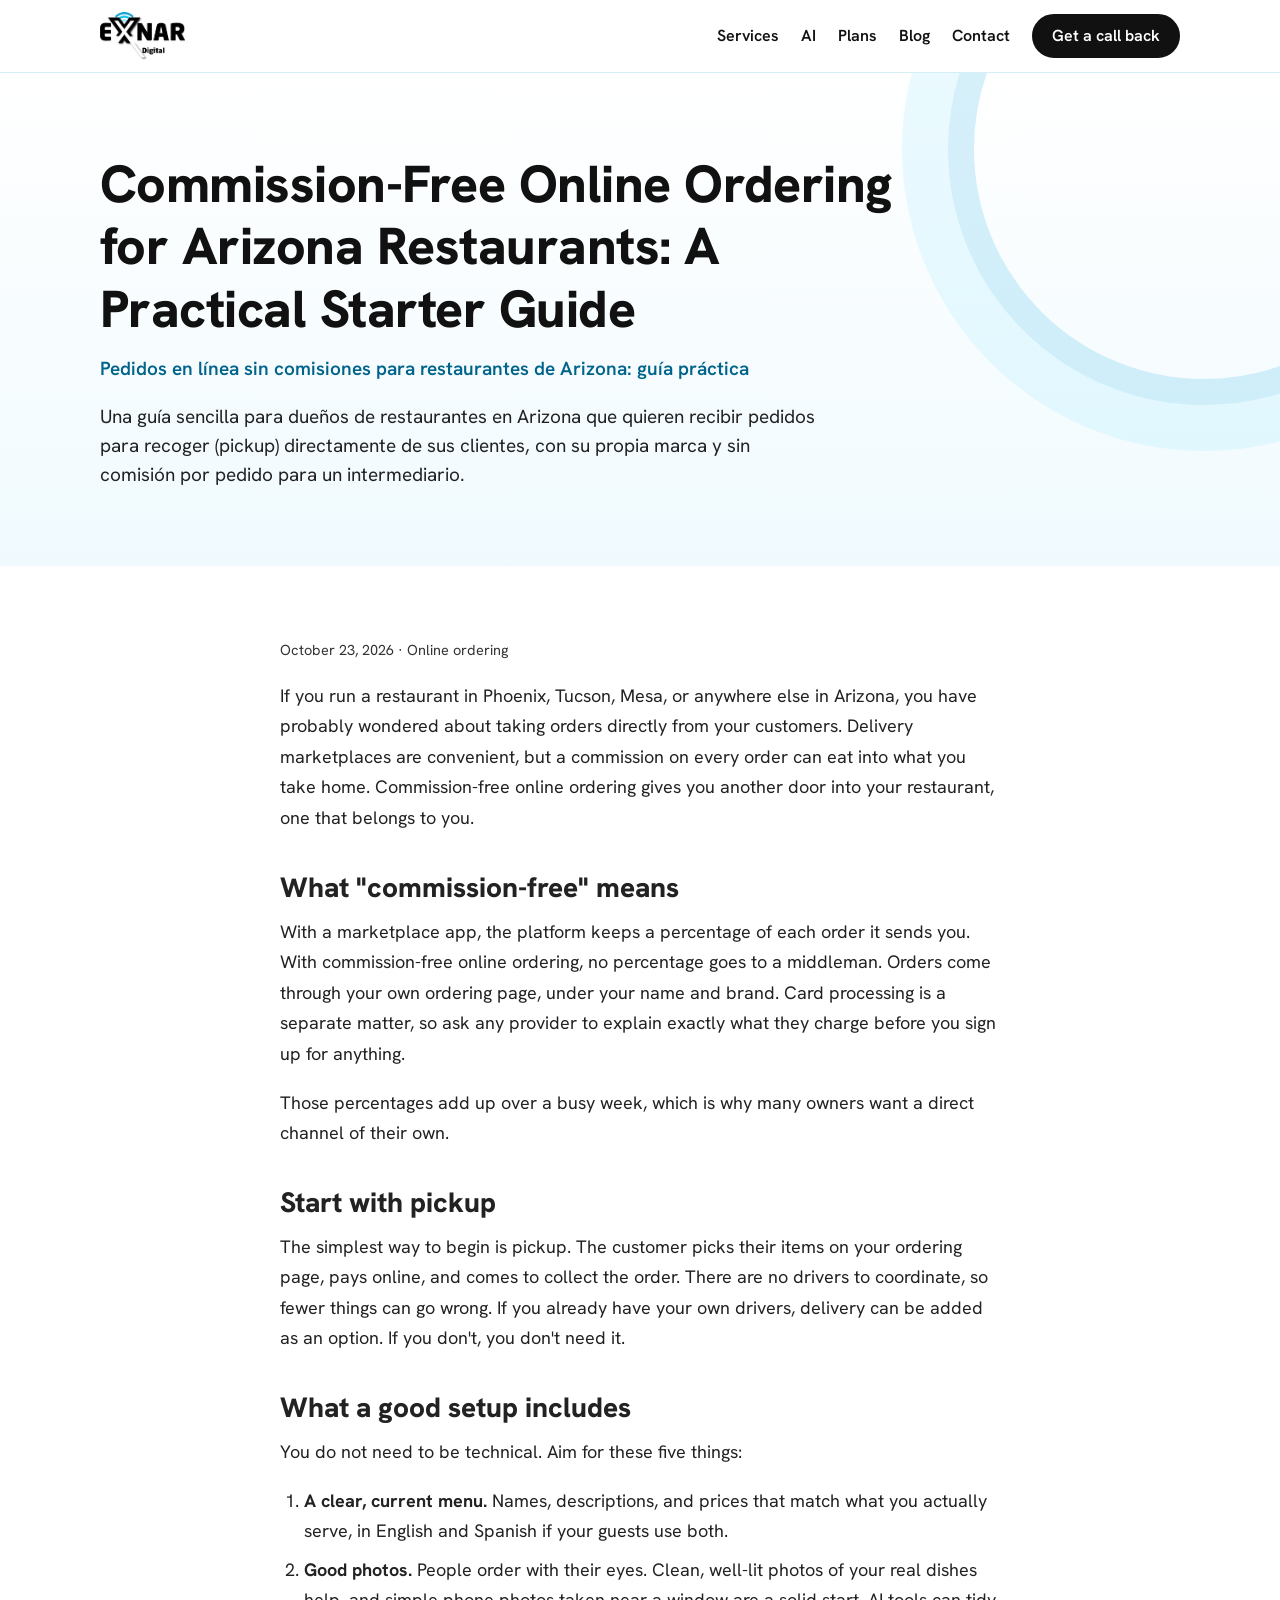
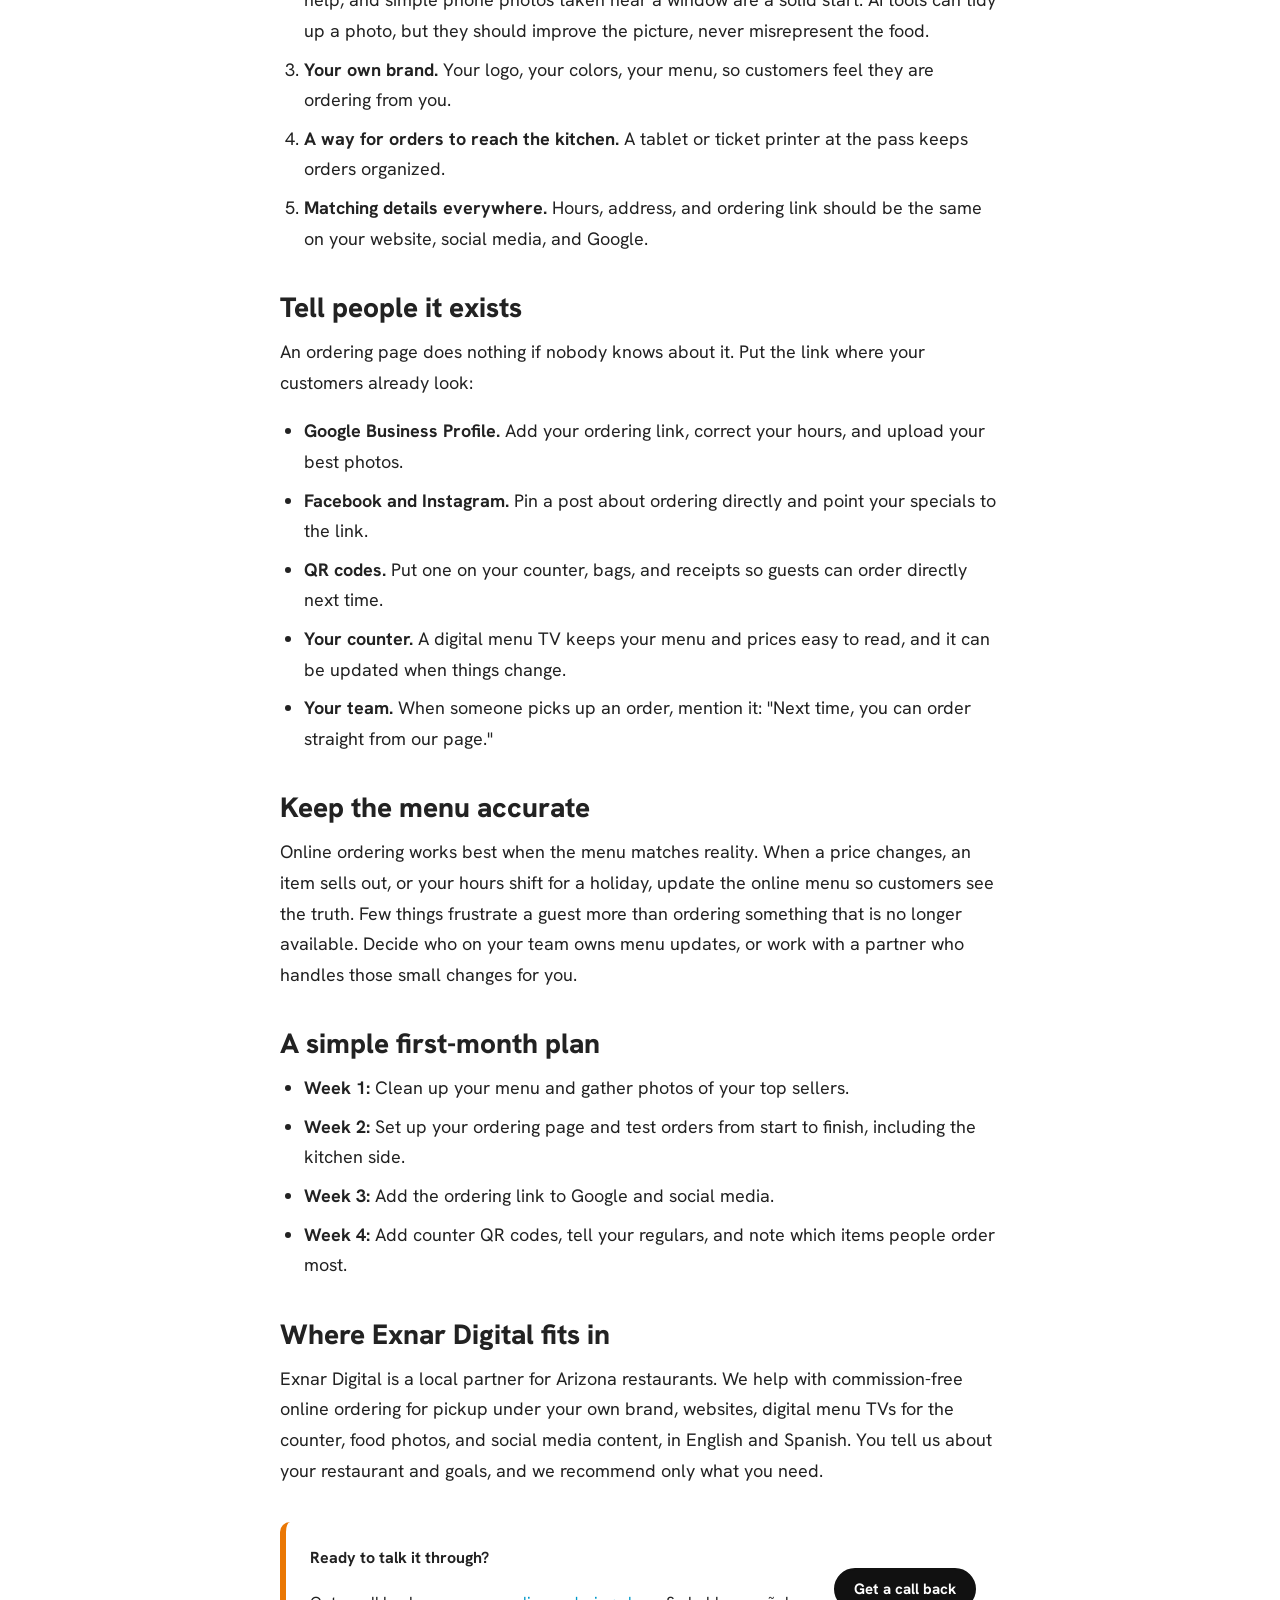
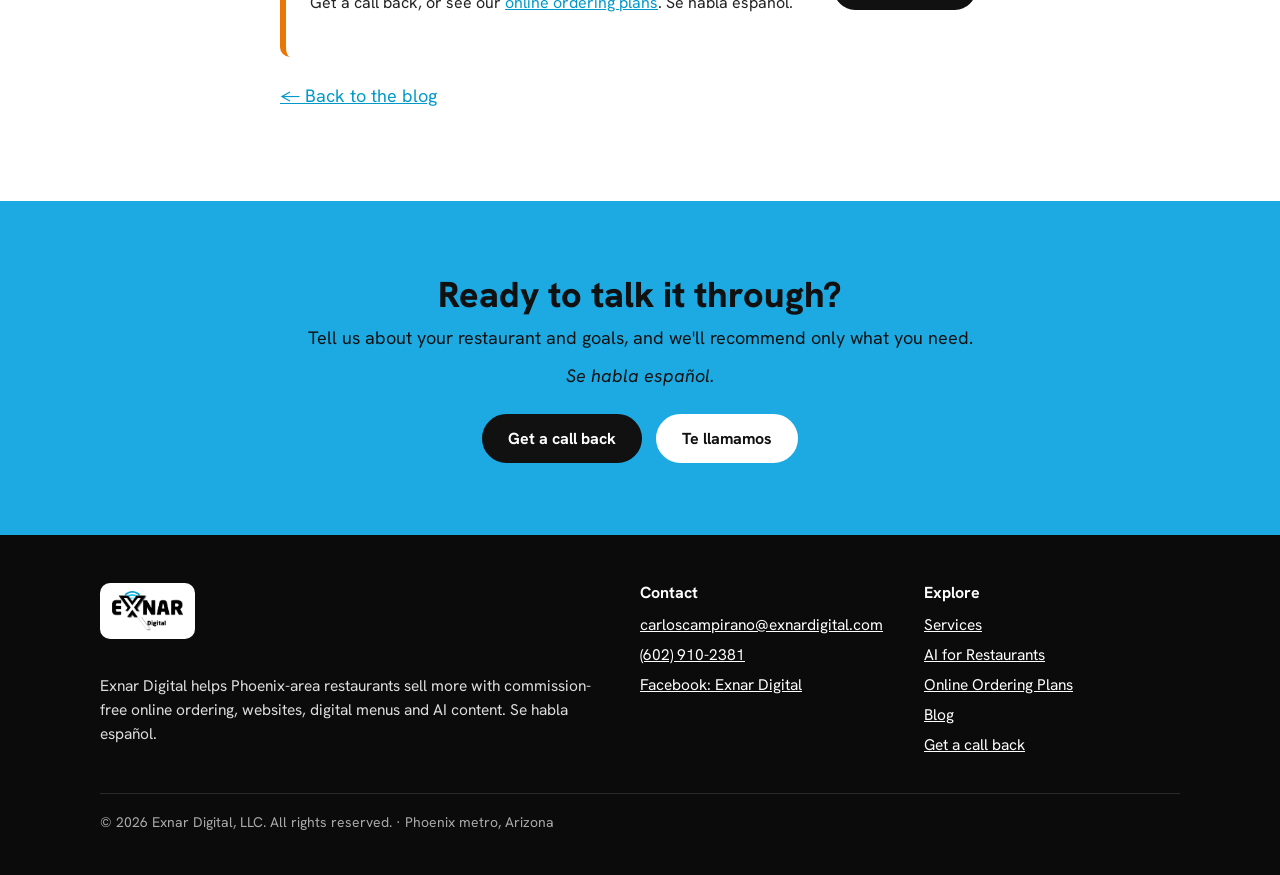
<file: blog/commission-free-online-ordering-arizona-restaurants/index.html>
<!doctype html>
<html lang="en">
<head>
<meta charset="utf-8">
<meta name="viewport" content="width=device-width, initial-scale=1">
<title>Commission-Free Online Ordering for Arizona Restaurants: A Practical Starter Guide | Exnar Digital</title>
<meta name="description" content="A plain-English guide for Arizona restaurant owners on setting up commission-free online ordering for pickup under your own brand.">
<link rel="canonical" href="https://www.exnardigital.com/blog/commission-free-online-ordering-arizona-restaurants/">
<meta property="og:type" content="article">
<meta property="og:site_name" content="Exnar Digital">
<meta property="og:title" content="Commission-Free Online Ordering for Arizona Restaurants: A Practical Starter Guide | Exnar Digital">
<meta property="og:description" content="A plain-English guide for Arizona restaurant owners on setting up commission-free online ordering for pickup under your own brand.">
<meta property="og:url" content="https://www.exnardigital.com/blog/commission-free-online-ordering-arizona-restaurants/">
<meta property="og:image" content="https://www.exnardigital.com/assets/img/og-image.png">
<meta property="og:image:width" content="1200">
<meta property="og:image:height" content="630">
<meta name="twitter:card" content="summary_large_image">
<meta name="theme-color" content="#1DAAE2">
<link rel="icon" href="../../favicon.ico" sizes="any">
<link rel="icon" type="image/png" sizes="32x32" href="../../favicon-32.png">
<link rel="apple-touch-icon" href="../../apple-touch-icon.png">
<link rel="preconnect" href="https://fonts.googleapis.com">
<link rel="preconnect" href="https://fonts.gstatic.com" crossorigin>
<link href="https://fonts.googleapis.com/css2?family=Hanken+Grotesk:ital,wght@0,400;0,600;0,700;0,800;1,400&display=swap" rel="stylesheet">
<link rel="stylesheet" href="../../assets/styles.css">
<meta property="article:published_time" content="2026-10-23">
<script type="application/ld+json">{"@context":"https://schema.org","@type":"BlogPosting","headline":"Commission-Free Online Ordering for Arizona Restaurants: A Practical Starter Guide","description":"A plain-English guide for Arizona restaurant owners on setting up commission-free online ordering for pickup under your own brand.","inLanguage":"en","datePublished":"2026-10-23","dateModified":"2026-10-23","image":"https://www.exnardigital.com/assets/img/og-image.png","author":{"@type":"Organization","name":"Exnar Digital"},"publisher":{"@type":"Organization","name":"Exnar Digital","logo":{"@type":"ImageObject","url":"https://www.exnardigital.com/assets/img/logo-lg.png"}},"mainEntityOfPage":"https://www.exnardigital.com/blog/commission-free-online-ordering-arizona-restaurants/"}</script>
</head>
<body>
<a class="skip" href="#main">Skip to content</a>
<header class="site-header">
 <div class="wrap">
  <a class="brand" href="../../" aria-label="Exnar Digital home"><picture><source srcset="../../assets/img/logo.webp" type="image/webp"><img src="../../assets/img/logo.png" alt="Exnar Digital" width="199" height="112"></picture></a>
  <input type="checkbox" id="nav-toggle" class="nav-toggle" aria-hidden="true" hidden>
  <label for="nav-toggle" class="menu-btn">Menu</label>
  <nav class="nav" aria-label="Main">
   <a href="../../#services">Services</a>
   <a href="../../#ai">AI</a>
   <a href="../../#plans">Plans</a>
   <a href="../../blog/">Blog</a>
   <a href="../../contact/">Contact</a>
   <a class="btn btn-dark btn-sm" href="../../contact/#callback">Get a call back</a>
  </nav>
 </div>
</header>
<main id="main">
<section class="hero" style="padding-bottom:48px">
 <div class="wrap">
  <h1>Commission-Free Online Ordering for Arizona Restaurants: A Practical Starter Guide</h1>
  <p class="tag" lang="es">Pedidos en línea sin comisiones para restaurantes de Arizona: guía práctica</p>
  <p class="sub" lang="es">Una guía sencilla para dueños de restaurantes en Arizona que quieren recibir pedidos para recoger (pickup) directamente de sus clientes, con su propia marca y sin comisión por pedido para un intermediario.</p>
 </div>
</section>
<section class="sec">
 <div class="wrap">
  <article class="post">
   <p class="post-meta"><time datetime="2026-10-23">October 23, 2026</time> · Online ordering</p>
   <p>If you run a restaurant in Phoenix, Tucson, Mesa, or anywhere else in Arizona, you have probably wondered about taking orders directly from your customers. Delivery marketplaces are convenient, but a commission on every order can eat into what you take home. Commission-free online ordering gives you another door into your restaurant, one that belongs to you.</p>

   <h2>What "commission-free" means</h2>
   <p>With a marketplace app, the platform keeps a percentage of each order it sends you. With commission-free online ordering, no percentage goes to a middleman. Orders come through your own ordering page, under your name and brand. Card processing is a separate matter, so ask any provider to explain exactly what they charge before you sign up for anything.</p>
   <p>Those percentages add up over a busy week, which is why many owners want a direct channel of their own.</p>

   <h2>Start with pickup</h2>
   <p>The simplest way to begin is pickup. The customer picks their items on your ordering page, pays online, and comes to collect the order. There are no drivers to coordinate, so fewer things can go wrong. If you already have your own drivers, delivery can be added as an option. If you don't, you don't need it.</p>

   <h2>What a good setup includes</h2>
   <p>You do not need to be technical. Aim for these five things:</p>
   <ol>
    <li><strong>A clear, current menu.</strong> Names, descriptions, and prices that match what you actually serve, in English and Spanish if your guests use both.</li>
    <li><strong>Good photos.</strong> People order with their eyes. Clean, well-lit photos of your real dishes help, and simple phone photos taken near a window are a solid start. AI tools can tidy up a photo, but they should improve the picture, never misrepresent the food.</li>
    <li><strong>Your own brand.</strong> Your logo, your colors, your menu, so customers feel they are ordering from you.</li>
    <li><strong>A way for orders to reach the kitchen.</strong> A tablet or ticket printer at the pass keeps orders organized.</li>
    <li><strong>Matching details everywhere.</strong> Hours, address, and ordering link should be the same on your website, social media, and Google.</li>
   </ol>

   <h2>Tell people it exists</h2>
   <p>An ordering page does nothing if nobody knows about it. Put the link where your customers already look:</p>
   <ul>
    <li><strong>Google Business Profile.</strong> Add your ordering link, correct your hours, and upload your best photos.</li>
    <li><strong>Facebook and Instagram.</strong> Pin a post about ordering directly and point your specials to the link.</li>
    <li><strong>QR codes.</strong> Put one on your counter, bags, and receipts so guests can order directly next time.</li>
    <li><strong>Your counter.</strong> A digital menu TV keeps your menu and prices easy to read, and it can be updated when things change.</li>
    <li><strong>Your team.</strong> When someone picks up an order, mention it: "Next time, you can order straight from our page."</li>
   </ul>

   <h2>Keep the menu accurate</h2>
   <p>Online ordering works best when the menu matches reality. When a price changes, an item sells out, or your hours shift for a holiday, update the online menu so customers see the truth. Few things frustrate a guest more than ordering something that is no longer available. Decide who on your team owns menu updates, or work with a partner who handles those small changes for you.</p>

   <h2>A simple first-month plan</h2>
   <ul>
    <li><strong>Week 1:</strong> Clean up your menu and gather photos of your top sellers.</li>
    <li><strong>Week 2:</strong> Set up your ordering page and test orders from start to finish, including the kitchen side.</li>
    <li><strong>Week 3:</strong> Add the ordering link to Google and social media.</li>
    <li><strong>Week 4:</strong> Add counter QR codes, tell your regulars, and note which items people order most.</li>
   </ul>

   <h2>Where Exnar Digital fits in</h2>
   <p>Exnar Digital is a local partner for Arizona restaurants. We help with commission-free online ordering for pickup under your own brand, websites, digital menu TVs for the counter, food photos, and social media content, in English and Spanish. You tell us about your restaurant and goals, and we recommend only what you need.</p>

   <div class="callout">
    <div>
     <p><strong>Ready to talk it through?</strong></p>
     <p>Get a call back, or see our <a href="../../#plans">online ordering plans</a>. Se habla español.</p>
    </div>
    <a class="btn btn-dark btn-sm" href="../../contact/#callback">Get a call back</a>
   </div>

   <p class="post-back"><a class="more-link" href="../">&larr; Back to the blog</a></p>
  </article>
 </div>
</section>
<section class="sec final">
 <div class="wrap">
  <h2>Ready to talk it through?</h2>
  <p>Tell us about your restaurant and goals, and we'll recommend only what you need.</p>
  <p class="es" lang="es" style="color:#111">Se habla español.</p>
  <div class="btns">
   <a class="btn btn-dark" href="../../contact/#callback">Get a call back</a>
   <a class="btn btn-white" href="../../contact/#callback" lang="es">Te llamamos</a>
  </div>
 </div>
</section>
</main>
<footer class="site-footer">
 <div class="wrap">
  <div class="cols">
   <div>
    <a class="flogo" href="../../"><img src="../../assets/img/logo.png" alt="Exnar Digital" width="71" height="40" loading="lazy"></a>
    <p>Exnar Digital helps Phoenix-area restaurants sell more with commission-free online ordering, websites, digital menus and AI content. Se habla español.</p>
   </div>
   <div>
    <h3>Contact</h3>
    <ul>
     <li><a href="mailto:carloscampirano@exnardigital.com">carloscampirano@exnardigital.com</a></li>
     <li><a href="tel:+16029102381">(602) 910-2381</a></li>
     <li><a href="https://www.facebook.com/profile.php?id=61595524957636" target="_blank" rel="noopener">Facebook: Exnar Digital</a></li>
    </ul>
   </div>
   <div>
    <h3>Explore</h3>
    <ul>
     <li><a href="../../#services">Services</a></li>
     <li><a href="../../#ai">AI for Restaurants</a></li>
     <li><a href="../../#plans">Online Ordering Plans</a></li>
     <li><a href="../../blog/">Blog</a></li>
     <li><a href="../../contact/#callback">Get a call back</a></li>
    </ul>
   </div>
  </div>
  <p class="legal">© 2026 Exnar Digital, LLC. All rights reserved. · Phoenix metro, Arizona</p>
 </div>
</footer>
</body>
</html>
</file>
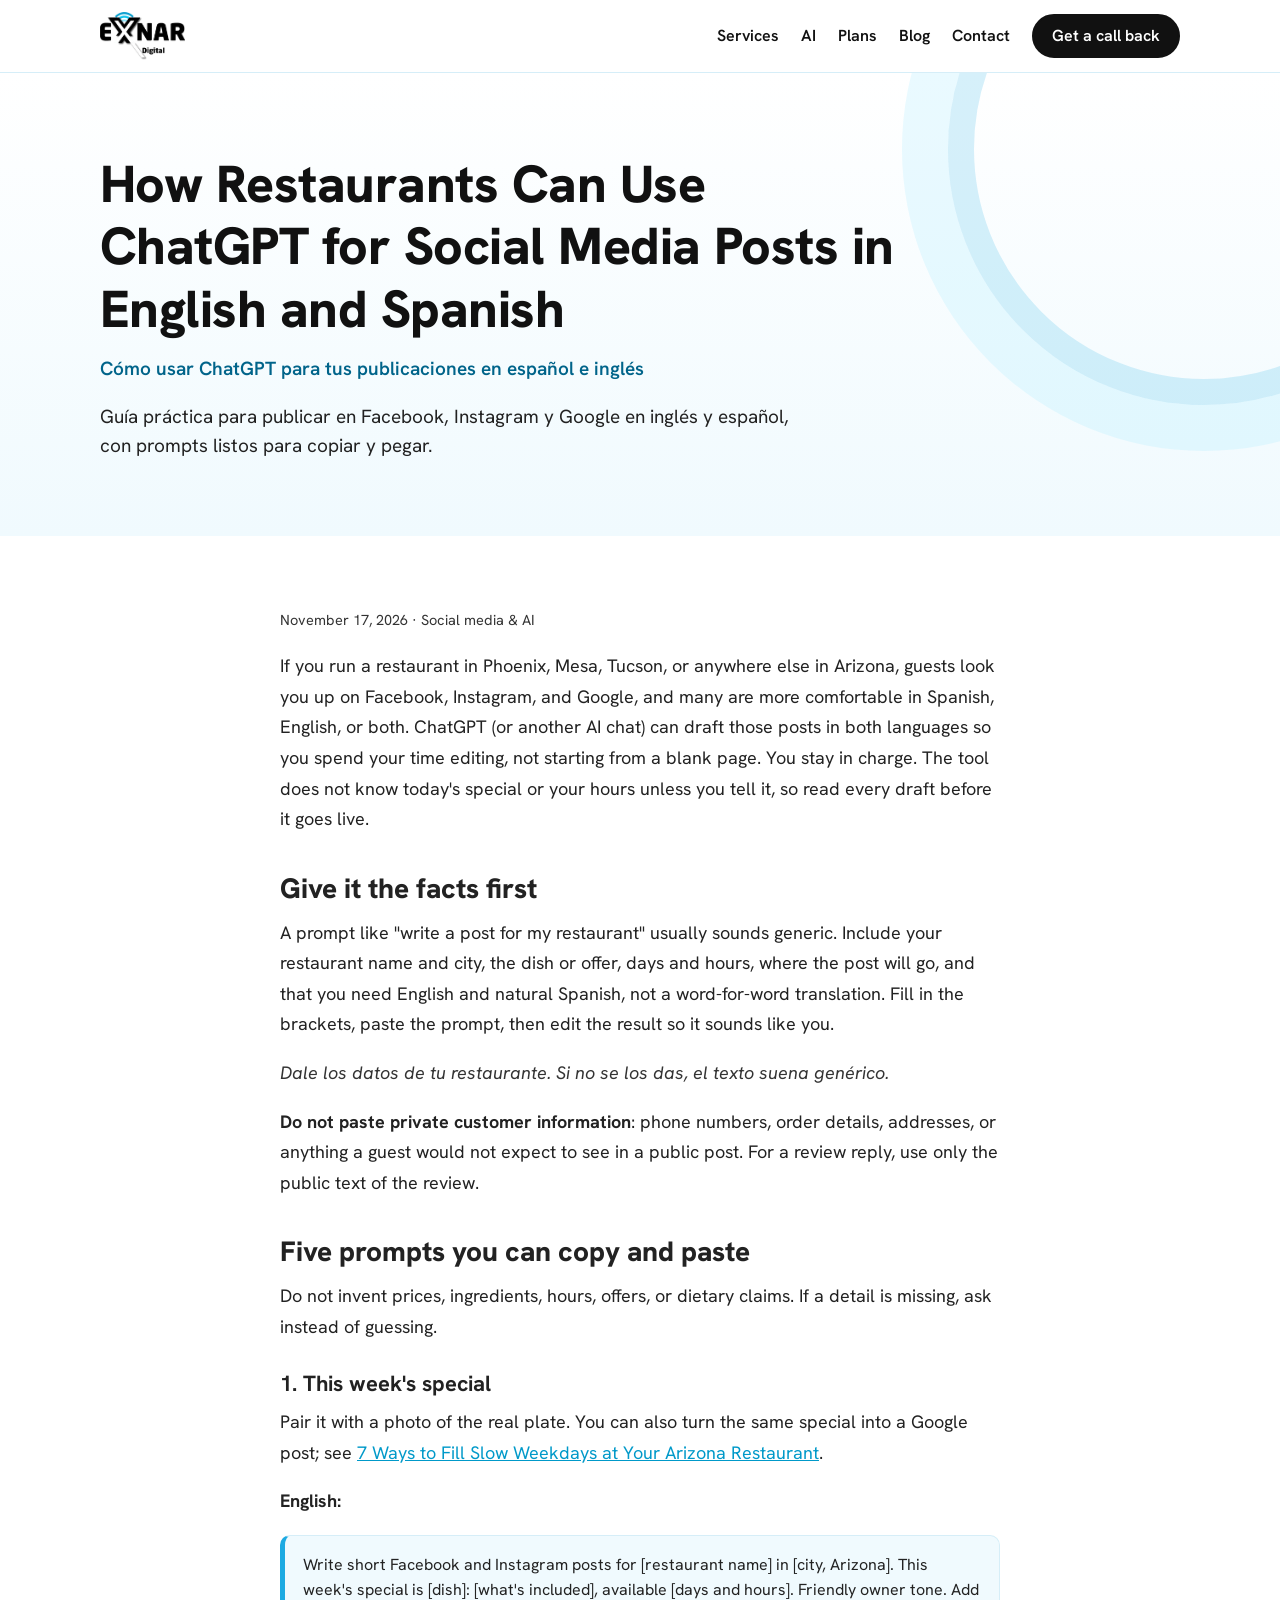
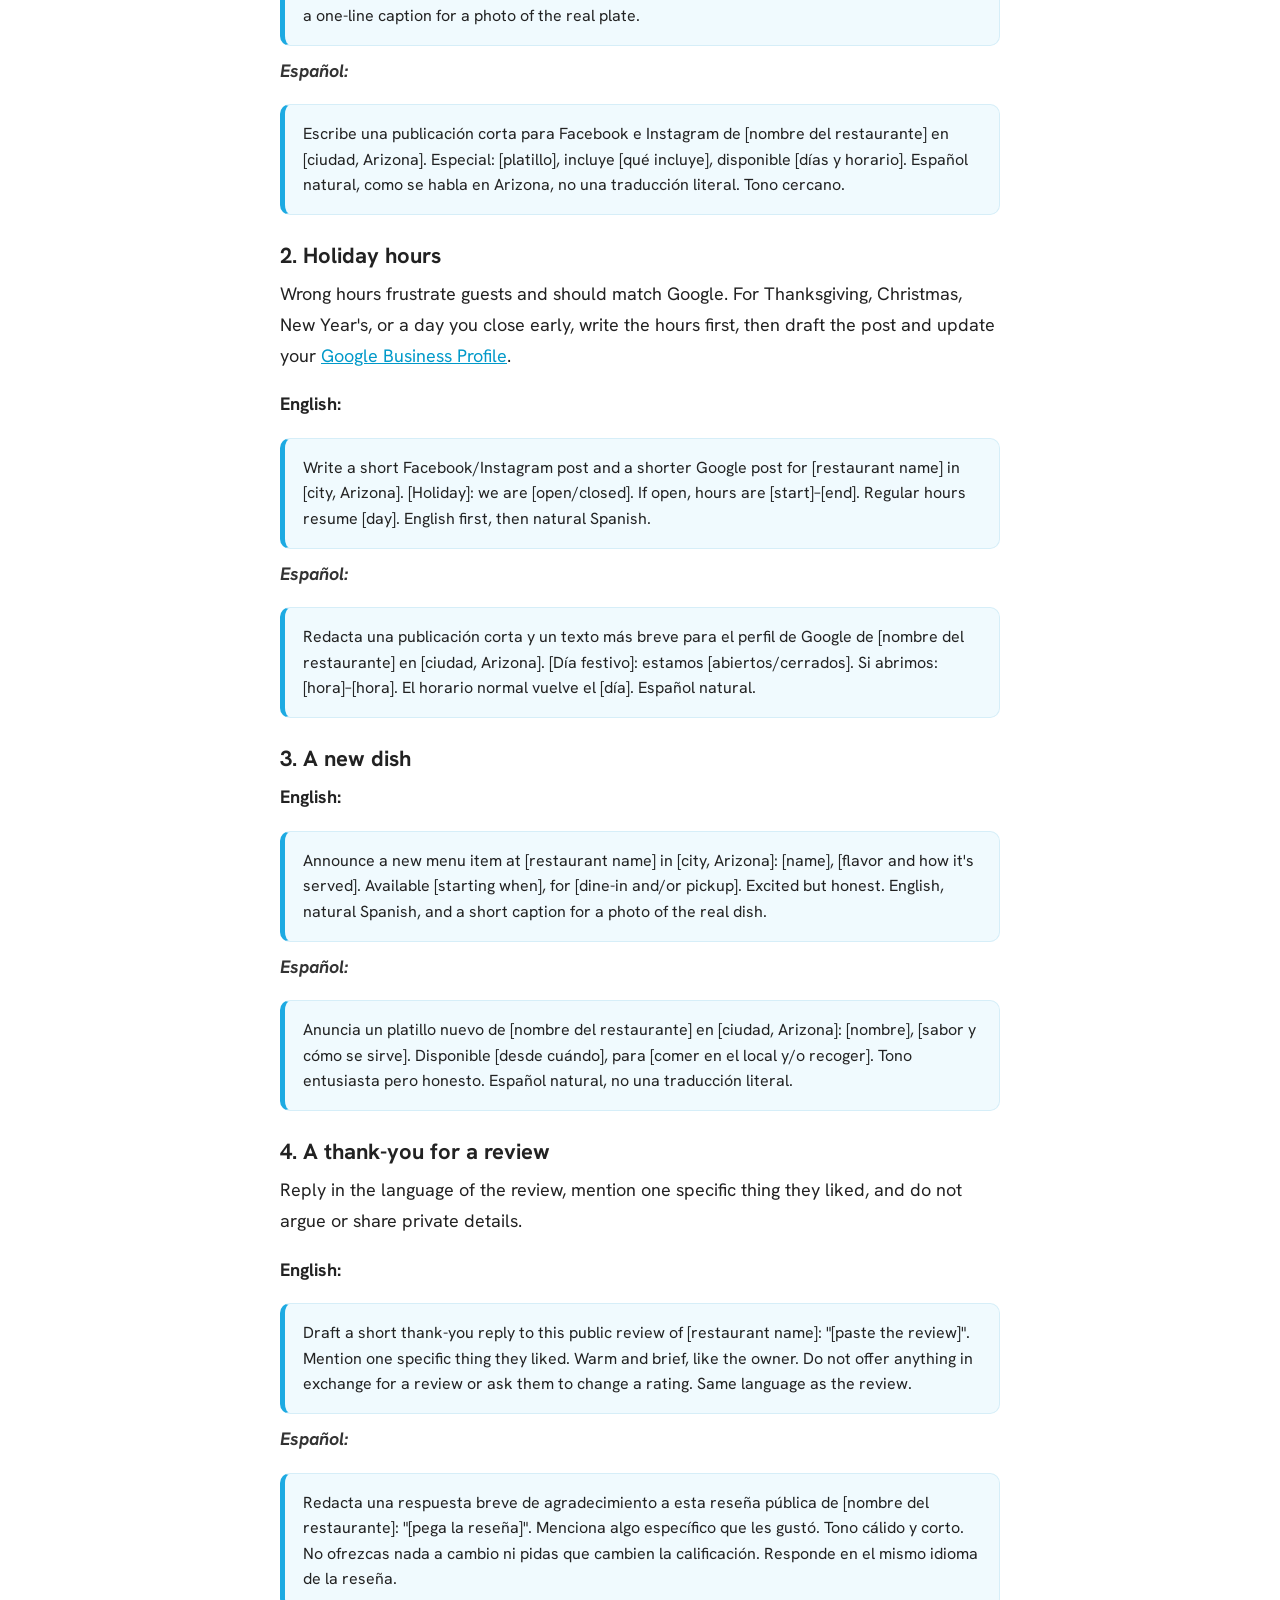
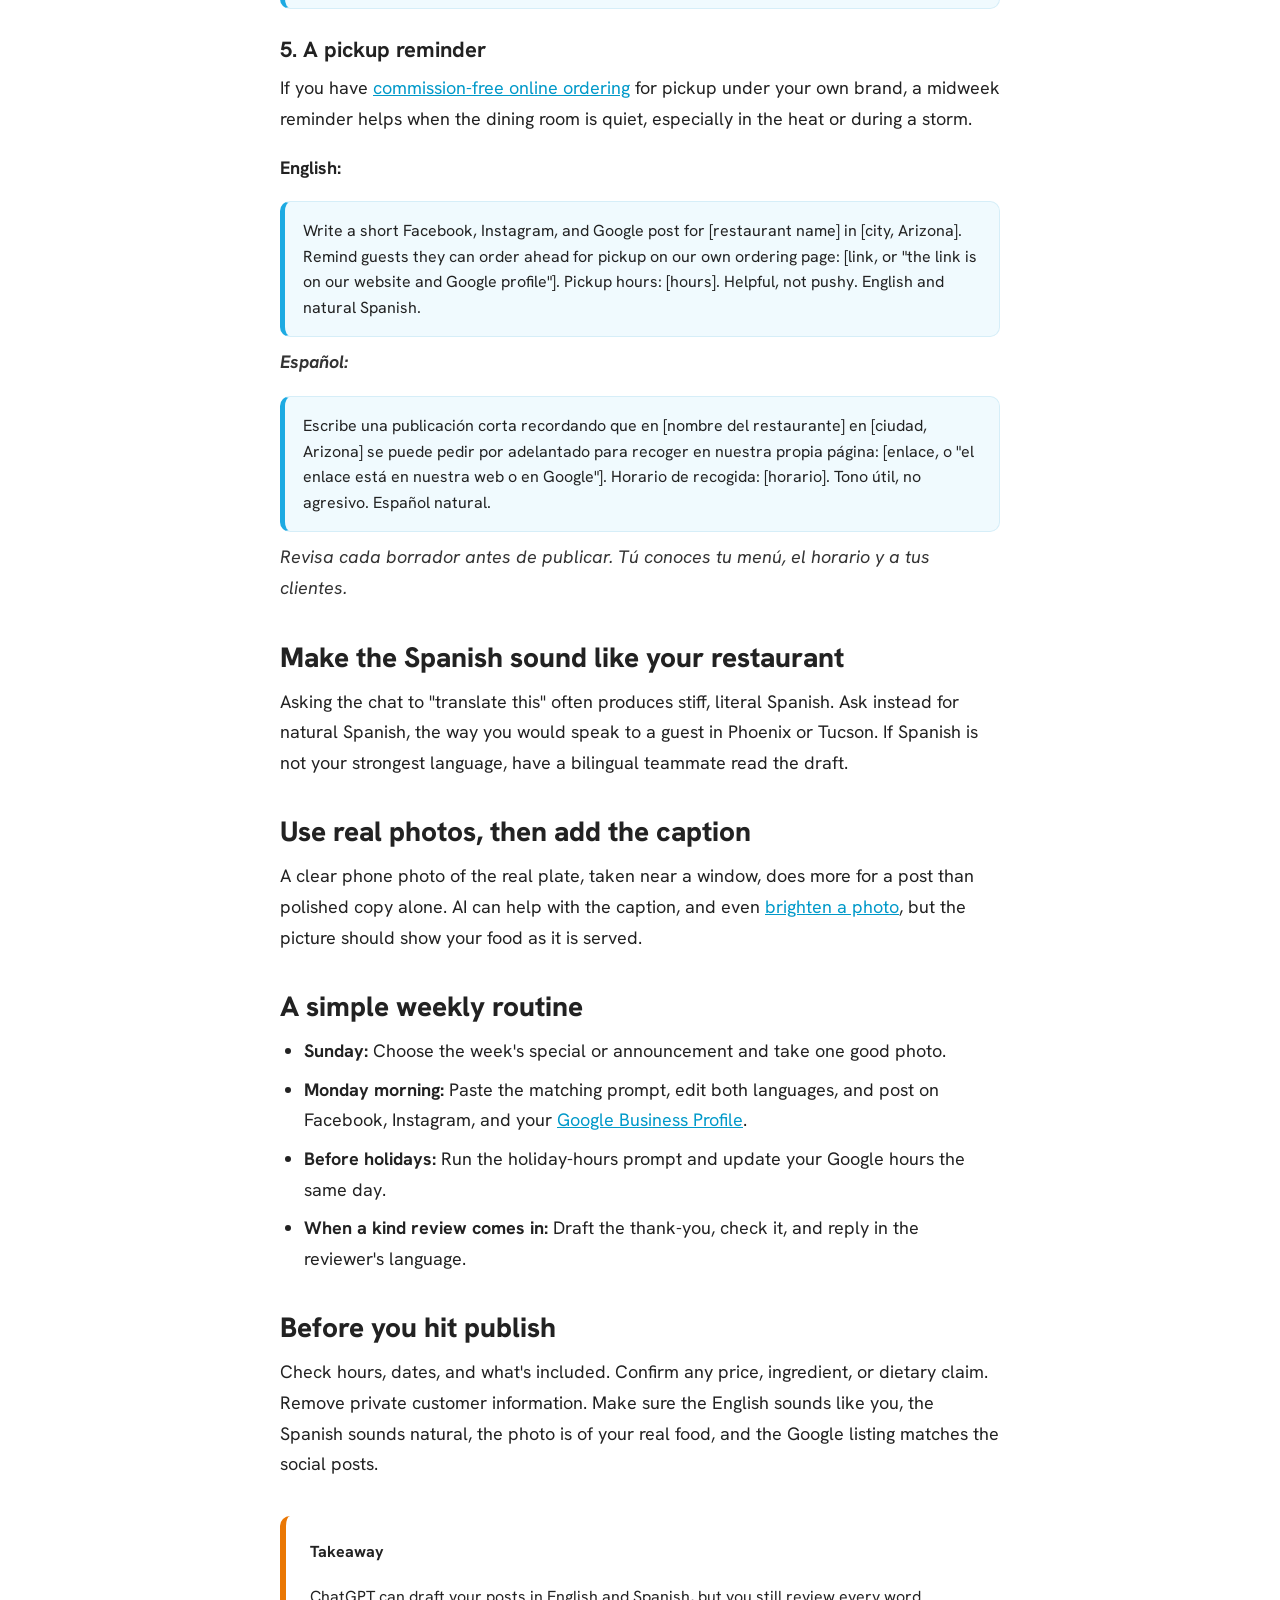
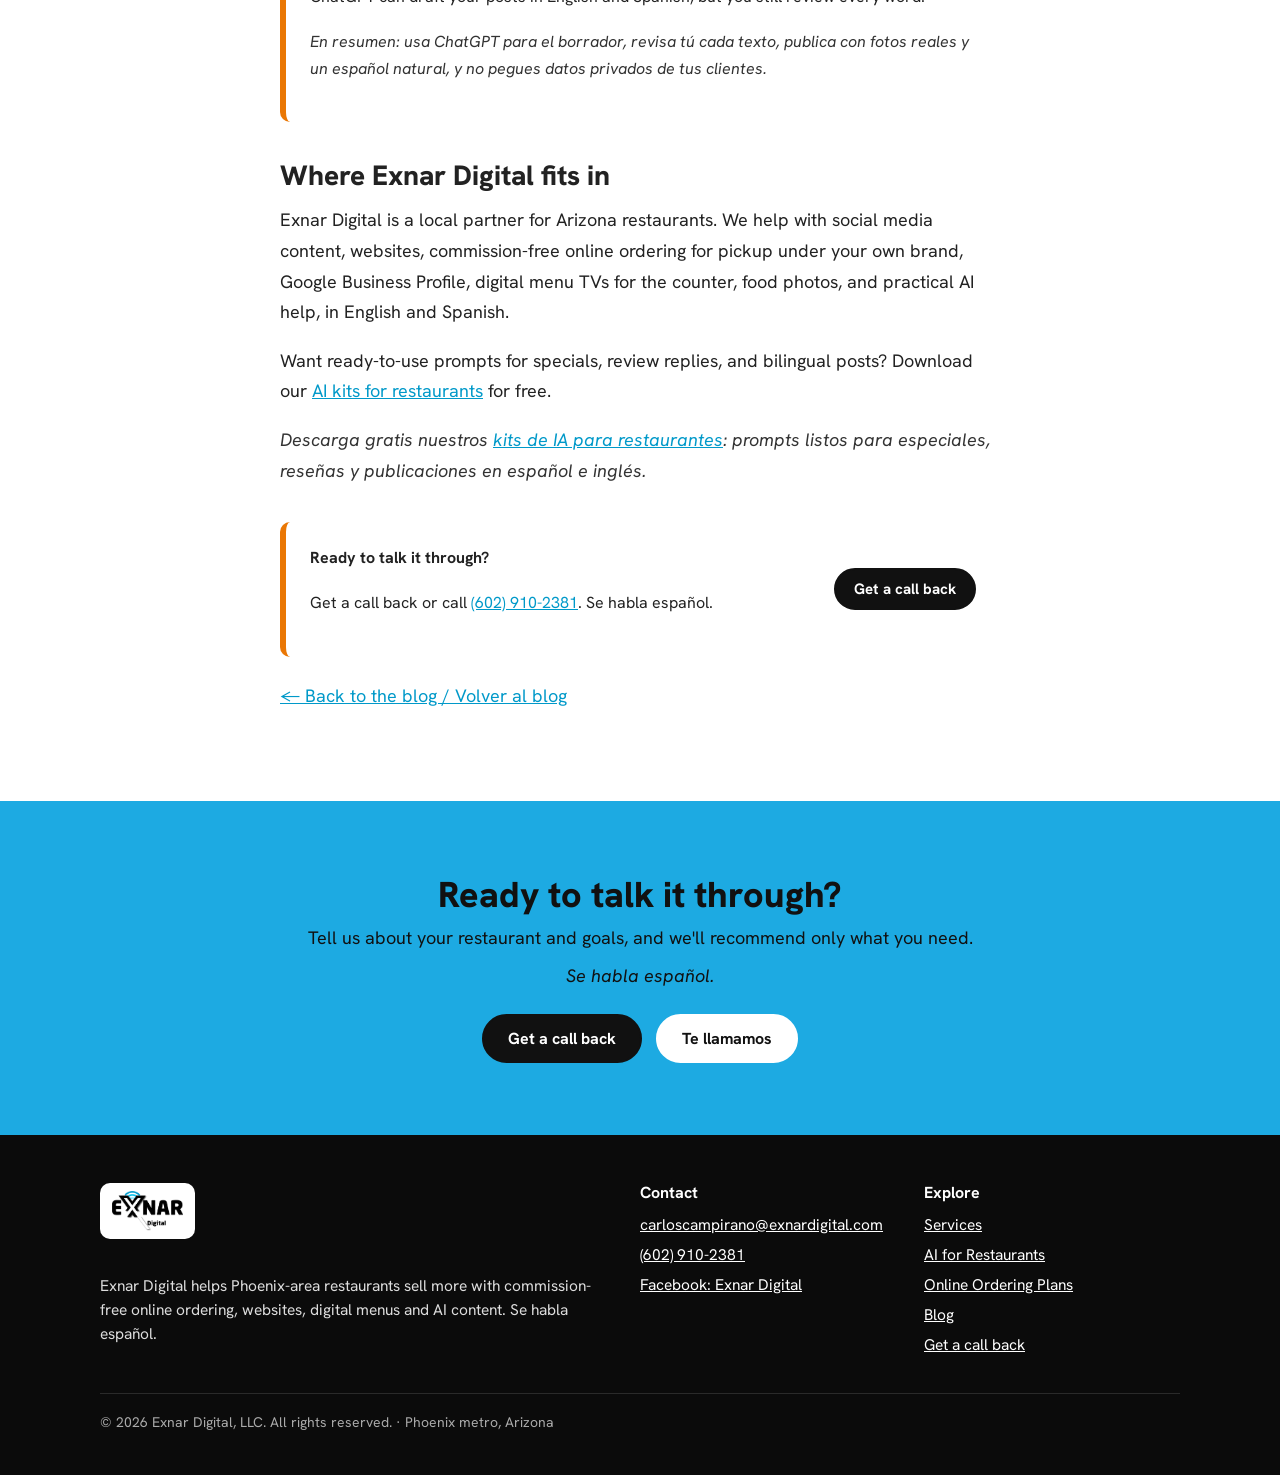
<file: blog/how-restaurants-can-use-chatgpt-social-media-english-spanish/index.html>
<!doctype html>
<html lang="en">
<head>
<meta charset="utf-8">
<meta name="viewport" content="width=device-width, initial-scale=1">
<title>How Restaurants Can Use ChatGPT for Social Media Posts in English and Spanish | Exnar Digital</title>
<meta name="description" content="A practical guide for Arizona restaurant owners to draft Facebook, Instagram, and Google posts in English and Spanish with ChatGPT, including copy-paste prompts you can use this week.">
<link rel="canonical" href="https://www.exnardigital.com/blog/how-restaurants-can-use-chatgpt-social-media-english-spanish/">
<meta property="og:type" content="article">
<meta property="og:site_name" content="Exnar Digital">
<meta property="og:title" content="How Restaurants Can Use ChatGPT for Social Media Posts in English and Spanish | Exnar Digital">
<meta property="og:description" content="A practical guide for Arizona restaurant owners to draft Facebook, Instagram, and Google posts in English and Spanish with ChatGPT, including copy-paste prompts you can use this week.">
<meta property="og:url" content="https://www.exnardigital.com/blog/how-restaurants-can-use-chatgpt-social-media-english-spanish/">
<meta property="og:image" content="https://www.exnardigital.com/assets/img/og-image.png">
<meta property="og:image:width" content="1200">
<meta property="og:image:height" content="630">
<meta name="twitter:card" content="summary_large_image">
<meta name="theme-color" content="#1DAAE2">
<link rel="icon" href="../../favicon.ico" sizes="any">
<link rel="icon" type="image/png" sizes="32x32" href="../../favicon-32.png">
<link rel="apple-touch-icon" href="../../apple-touch-icon.png">
<link rel="preconnect" href="https://fonts.googleapis.com">
<link rel="preconnect" href="https://fonts.gstatic.com" crossorigin>
<link href="https://fonts.googleapis.com/css2?family=Hanken+Grotesk:ital,wght@0,400;0,600;0,700;0,800;1,400&display=swap" rel="stylesheet">
<link rel="stylesheet" href="../../assets/styles.css">
<meta property="article:published_time" content="2026-11-17">
<script type="application/ld+json">{"@context": "https://schema.org", "@type": "BlogPosting", "headline": "How Restaurants Can Use ChatGPT for Social Media Posts in English and Spanish", "description": "A practical guide for Arizona restaurant owners to draft Facebook, Instagram, and Google posts in English and Spanish with ChatGPT, including copy-paste prompts you can use this week.", "inLanguage": "en", "about": "Bilingual restaurant social media with ChatGPT", "datePublished": "2026-11-17", "dateModified": "2026-11-17", "image": "https://www.exnardigital.com/assets/img/og-image.png", "author": {"@type": "Organization", "name": "Exnar Digital"}, "publisher": {"@type": "Organization", "name": "Exnar Digital", "logo": {"@type": "ImageObject", "url": "https://www.exnardigital.com/assets/img/logo-lg.png"}}, "mainEntityOfPage": "https://www.exnardigital.com/blog/how-restaurants-can-use-chatgpt-social-media-english-spanish/"}</script>
</head>
<body>
<a class="skip" href="#main">Skip to content</a>
<header class="site-header">
 <div class="wrap">
  <a class="brand" href="../../" aria-label="Exnar Digital home"><picture><source srcset="../../assets/img/logo.webp" type="image/webp"><img src="../../assets/img/logo.png" alt="Exnar Digital" width="199" height="112"></picture></a>
  <input type="checkbox" id="nav-toggle" class="nav-toggle" aria-hidden="true" hidden>
  <label for="nav-toggle" class="menu-btn">Menu</label>
  <nav class="nav" aria-label="Main">
   <a href="../../#services">Services</a>
   <a href="../../#ai">AI</a>
   <a href="../../#plans">Plans</a>
   <a href="../../blog/">Blog</a>
   <a href="../../contact/">Contact</a>
   <a class="btn btn-dark btn-sm" href="../../contact/#callback">Get a call back</a>
  </nav>
 </div>
</header>
<main id="main">
<section class="hero" style="padding-bottom:48px">
 <div class="wrap">
  <h1>How Restaurants Can Use ChatGPT for Social Media Posts in English and Spanish</h1>
  <p class="tag" lang="es">Cómo usar ChatGPT para tus publicaciones en español e inglés</p>
  <p class="sub" lang="es">Guía práctica para publicar en Facebook, Instagram y Google en inglés y español, con prompts listos para copiar y pegar.</p>
 </div>
</section>
<section class="sec">
 <div class="wrap">
  <article class="post">
   <p class="post-meta"><time datetime="2026-11-17">November 17, 2026</time> · Social media &amp; AI</p>
   <p>If you run a restaurant in Phoenix, Mesa, Tucson, or anywhere else in Arizona, guests look you up on Facebook, Instagram, and Google, and many are more comfortable in Spanish, English, or both. ChatGPT (or another AI chat) can draft those posts in both languages so you spend your time editing, not starting from a blank page. You stay in charge. The tool does not know today's special or your hours unless you tell it, so read every draft before it goes live.</p>

   <h2>Give it the facts first</h2>
   <p>A prompt like "write a post for my restaurant" usually sounds generic. Include your restaurant name and city, the dish or offer, days and hours, where the post will go, and that you need English and natural Spanish, not a word-for-word translation. Fill in the brackets, paste the prompt, then edit the result so it sounds like you.</p>
   <p class="es" lang="es">Dale los datos de tu restaurante. Si no se los das, el texto suena genérico.</p>
   <p><strong>Do not paste private customer information</strong>: phone numbers, order details, addresses, or anything a guest would not expect to see in a public post. For a review reply, use only the public text of the review.</p>

   <h2>Five prompts you can copy and paste</h2>
   <p>Do not invent prices, ingredients, hours, offers, or dietary claims. If a detail is missing, ask instead of guessing.</p>

   <h3>1. This week's special</h3>
   <p>Pair it with a photo of the real plate. You can also turn the same special into a Google post; see <a href="../7-ways-to-fill-slow-weekdays-arizona-restaurant/">7 Ways to Fill Slow Weekdays at Your Arizona Restaurant</a>.</p>
   <p><strong>English:</strong></p>
   <pre>Write short Facebook and Instagram posts for [restaurant name] in [city, Arizona]. This week's special is [dish]: [what's included], available [days and hours]. Friendly owner tone. Add a one-line caption for a photo of the real plate.</pre>
   <p class="es" lang="es"><strong>Español:</strong></p>
   <pre lang="es">Escribe una publicación corta para Facebook e Instagram de [nombre del restaurante] en [ciudad, Arizona]. Especial: [platillo], incluye [qué incluye], disponible [días y horario]. Español natural, como se habla en Arizona, no una traducción literal. Tono cercano.</pre>

   <h3>2. Holiday hours</h3>
   <p>Wrong hours frustrate guests and should match Google. For Thanksgiving, Christmas, New Year's, or a day you close early, write the hours first, then draft the post and update your <a href="../how-to-set-up-google-business-profile-phoenix-restaurant/">Google Business Profile</a>.</p>
   <p><strong>English:</strong></p>
   <pre>Write a short Facebook/Instagram post and a shorter Google post for [restaurant name] in [city, Arizona]. [Holiday]: we are [open/closed]. If open, hours are [start]–[end]. Regular hours resume [day]. English first, then natural Spanish.</pre>
   <p class="es" lang="es"><strong>Español:</strong></p>
   <pre lang="es">Redacta una publicación corta y un texto más breve para el perfil de Google de [nombre del restaurante] en [ciudad, Arizona]. [Día festivo]: estamos [abiertos/cerrados]. Si abrimos: [hora]–[hora]. El horario normal vuelve el [día]. Español natural.</pre>

   <h3>3. A new dish</h3>
   <p><strong>English:</strong></p>
   <pre>Announce a new menu item at [restaurant name] in [city, Arizona]: [name], [flavor and how it's served]. Available [starting when], for [dine-in and/or pickup]. Excited but honest. English, natural Spanish, and a short caption for a photo of the real dish.</pre>
   <p class="es" lang="es"><strong>Español:</strong></p>
   <pre lang="es">Anuncia un platillo nuevo de [nombre del restaurante] en [ciudad, Arizona]: [nombre], [sabor y cómo se sirve]. Disponible [desde cuándo], para [comer en el local y/o recoger]. Tono entusiasta pero honesto. Español natural, no una traducción literal.</pre>

   <h3>4. A thank-you for a review</h3>
   <p>Reply in the language of the review, mention one specific thing they liked, and do not argue or share private details.</p>
   <p><strong>English:</strong></p>
   <pre>Draft a short thank-you reply to this public review of [restaurant name]: "[paste the review]". Mention one specific thing they liked. Warm and brief, like the owner. Do not offer anything in exchange for a review or ask them to change a rating. Same language as the review.</pre>
   <p class="es" lang="es"><strong>Español:</strong></p>
   <pre lang="es">Redacta una respuesta breve de agradecimiento a esta reseña pública de [nombre del restaurante]: "[pega la reseña]". Menciona algo específico que les gustó. Tono cálido y corto. No ofrezcas nada a cambio ni pidas que cambien la calificación. Responde en el mismo idioma de la reseña.</pre>

   <h3>5. A pickup reminder</h3>
   <p>If you have <a href="../commission-free-online-ordering-arizona-restaurants/">commission-free online ordering</a> for pickup under your own brand, a midweek reminder helps when the dining room is quiet, especially in the heat or during a storm.</p>
   <p><strong>English:</strong></p>
   <pre>Write a short Facebook, Instagram, and Google post for [restaurant name] in [city, Arizona]. Remind guests they can order ahead for pickup on our own ordering page: [link, or "the link is on our website and Google profile"]. Pickup hours: [hours]. Helpful, not pushy. English and natural Spanish.</pre>
   <p class="es" lang="es"><strong>Español:</strong></p>
   <pre lang="es">Escribe una publicación corta recordando que en [nombre del restaurante] en [ciudad, Arizona] se puede pedir por adelantado para recoger en nuestra propia página: [enlace, o "el enlace está en nuestra web o en Google"]. Horario de recogida: [horario]. Tono útil, no agresivo. Español natural.</pre>
   <p class="es" lang="es">Revisa cada borrador antes de publicar. Tú conoces tu menú, el horario y a tus clientes.</p>

   <h2>Make the Spanish sound like your restaurant</h2>
   <p>Asking the chat to "translate this" often produces stiff, literal Spanish. Ask instead for natural Spanish, the way you would speak to a guest in Phoenix or Tucson. If Spanish is not your strongest language, have a bilingual teammate read the draft.</p>

   <h2>Use real photos, then add the caption</h2>
   <p>A clear phone photo of the real plate, taken near a window, does more for a post than polished copy alone. AI can help with the caption, and even <a href="../mejora-la-foto-de-tu-platillo-con-ia/">brighten a photo</a>, but the picture should show your food as it is served.</p>

   <h2>A simple weekly routine</h2>
   <ul>
    <li><strong>Sunday:</strong> Choose the week's special or announcement and take one good photo.</li>
    <li><strong>Monday morning:</strong> Paste the matching prompt, edit both languages, and post on Facebook, Instagram, and your <a href="../how-to-set-up-google-business-profile-phoenix-restaurant/">Google Business Profile</a>.</li>
    <li><strong>Before holidays:</strong> Run the holiday-hours prompt and update your Google hours the same day.</li>
    <li><strong>When a kind review comes in:</strong> Draft the thank-you, check it, and reply in the reviewer's language.</li>
   </ul>

   <h2>Before you hit publish</h2>
   <p>Check hours, dates, and what's included. Confirm any price, ingredient, or dietary claim. Remove private customer information. Make sure the English sounds like you, the Spanish sounds natural, the photo is of your real food, and the Google listing matches the social posts.</p>

   <div class="callout">
    <div>
     <p><strong>Takeaway</strong></p>
     <p>ChatGPT can draft your posts in English and Spanish, but you still review every word.</p>
     <p class="es" lang="es">En resumen: usa ChatGPT para el borrador, revisa tú cada texto, publica con fotos reales y un español natural, y no pegues datos privados de tus clientes.</p>
    </div>
   </div>

   <h2>Where Exnar Digital fits in</h2>
   <p>Exnar Digital is a local partner for Arizona restaurants. We help with social media content, websites, commission-free online ordering for pickup under your own brand, Google Business Profile, digital menu TVs for the counter, food photos, and practical AI help, in English and Spanish.</p>
   <p>Want ready-to-use prompts for specials, review replies, and bilingual posts? Download our <a href="../../recursos/">AI kits for restaurants</a> for free.</p>
   <p class="es" lang="es">Descarga gratis nuestros <a href="../../recursos/">kits de IA para restaurantes</a>: prompts listos para especiales, reseñas y publicaciones en español e inglés.</p>

   <div class="callout">
    <div>
     <p><strong>Ready to talk it through?</strong></p>
     <p>Get a call back or call <a href="tel:+16029102381">(602) 910-2381</a>. Se habla español.</p>
    </div>
    <a class="btn btn-dark btn-sm" href="../../contact/#callback">Get a call back</a>
   </div>

   <p class="post-back"><a class="more-link" href="../">&larr; Back to the blog / Volver al blog</a></p>
  </article>
 </div>
</section>
<section class="sec final">
 <div class="wrap">
  <h2>Ready to talk it through?</h2>
  <p>Tell us about your restaurant and goals, and we'll recommend only what you need.</p>
  <p class="es" lang="es" style="color:#111">Se habla español.</p>
  <div class="btns">
   <a class="btn btn-dark" href="../../contact/#callback">Get a call back</a>
   <a class="btn btn-white" href="../../contact/#callback" lang="es">Te llamamos</a>
  </div>
 </div>
</section>
</main>
<footer class="site-footer">
 <div class="wrap">
  <div class="cols">
   <div>
    <a class="flogo" href="../../"><img src="../../assets/img/logo.png" alt="Exnar Digital" width="71" height="40" loading="lazy"></a>
    <p>Exnar Digital helps Phoenix-area restaurants sell more with commission-free online ordering, websites, digital menus and AI content. Se habla español.</p>
   </div>
   <div>
    <h3>Contact</h3>
    <ul>
     <li><a href="mailto:carloscampirano@exnardigital.com">carloscampirano@exnardigital.com</a></li>
     <li><a href="tel:+16029102381">(602) 910-2381</a></li>
     <li><a href="https://www.facebook.com/profile.php?id=61595524957636" target="_blank" rel="noopener">Facebook: Exnar Digital</a></li>
    </ul>
   </div>
   <div>
    <h3>Explore</h3>
    <ul>
     <li><a href="../../#services">Services</a></li>
     <li><a href="../../#ai">AI for Restaurants</a></li>
     <li><a href="../../#plans">Online Ordering Plans</a></li>
     <li><a href="../../blog/">Blog</a></li>
     <li><a href="../../contact/#callback">Get a call back</a></li>
    </ul>
   </div>
  </div>
  <p class="legal">© 2026 Exnar Digital, LLC. All rights reserved. · Phoenix metro, Arizona</p>
 </div>
</footer>
</body>
</html>
</file>
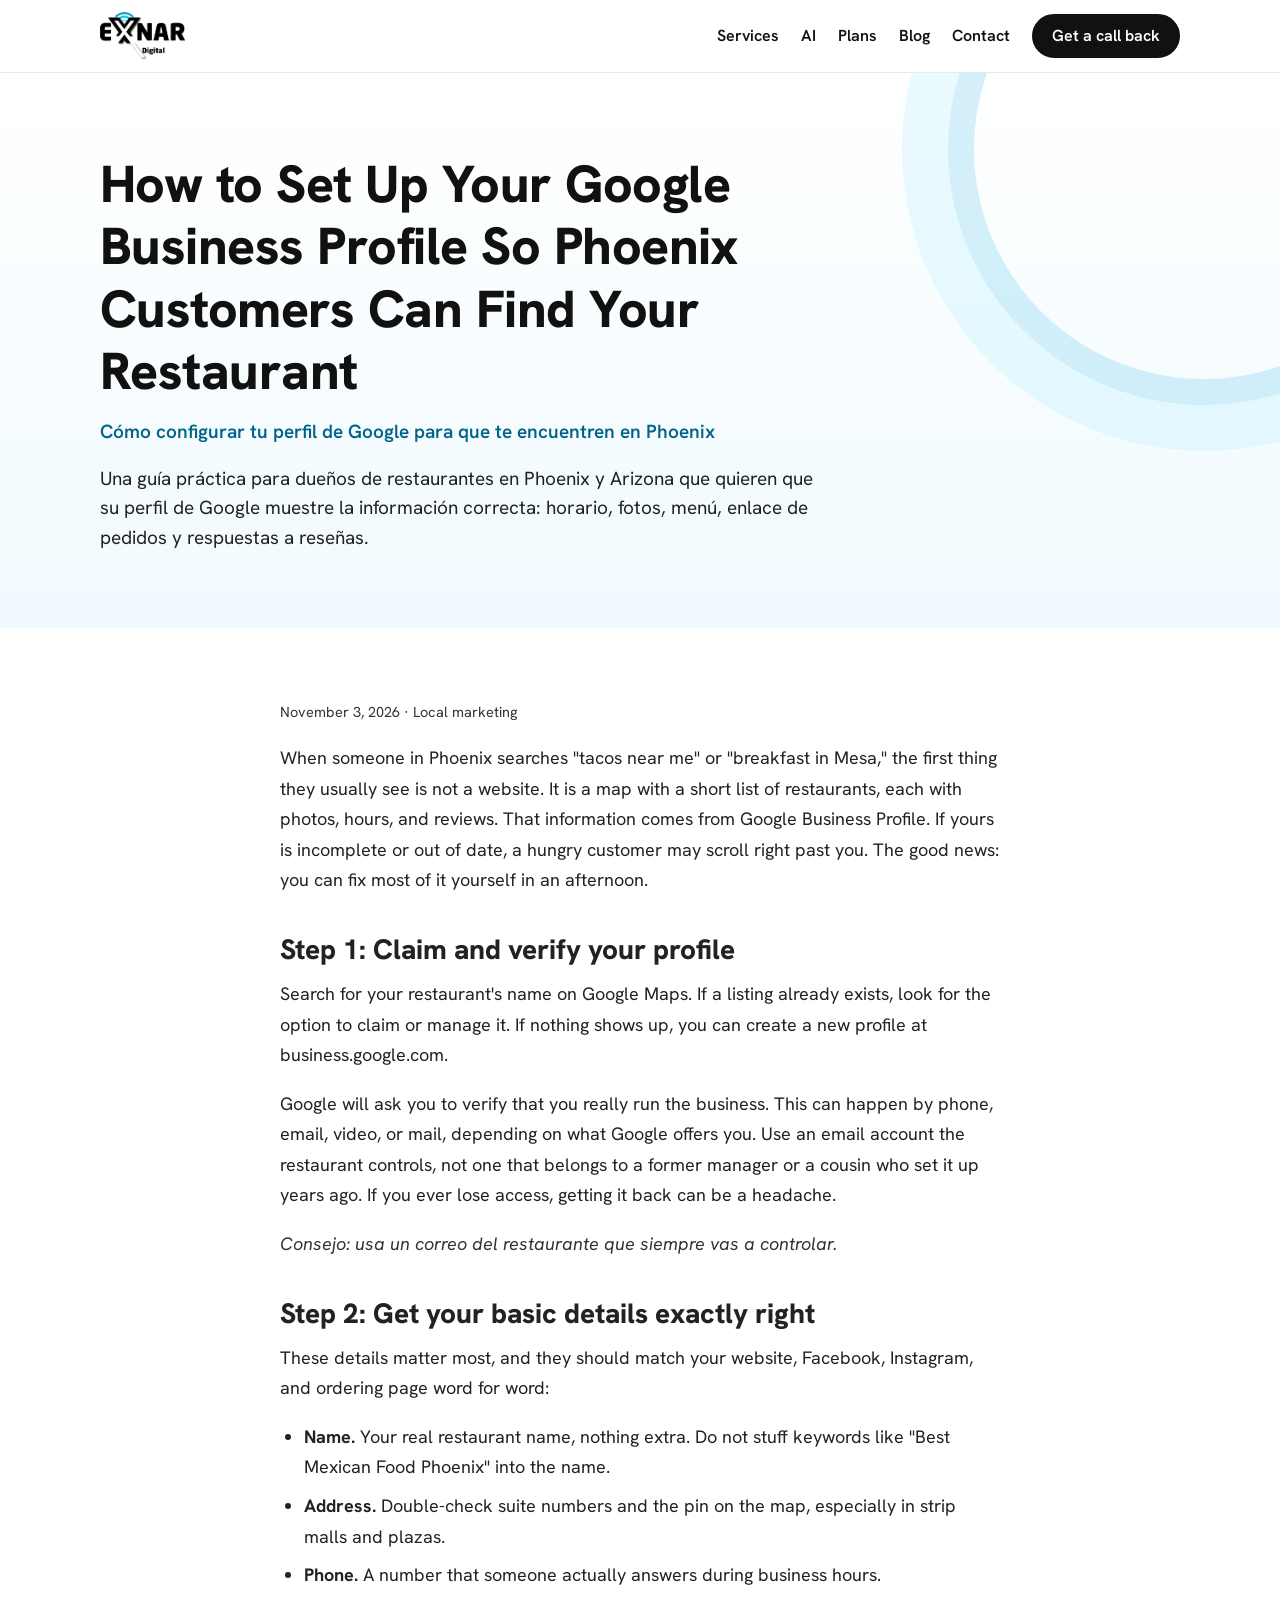
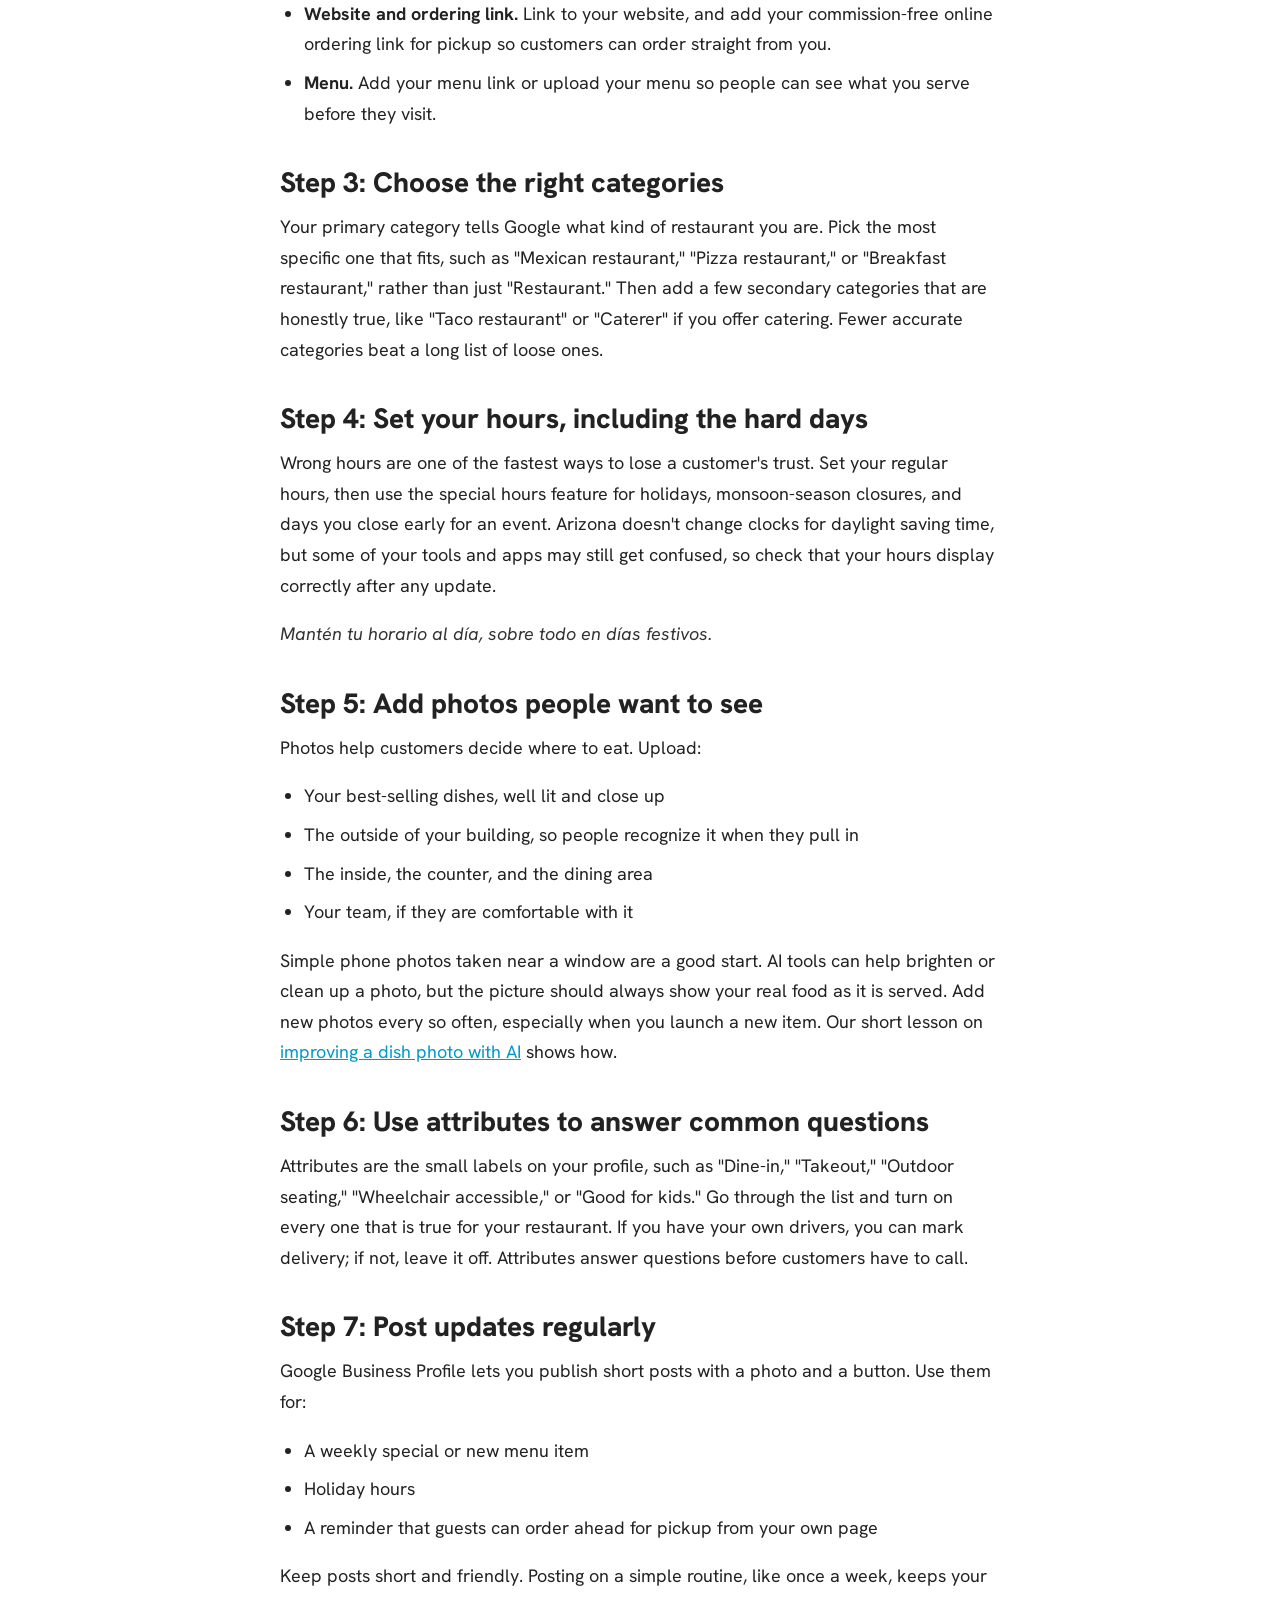
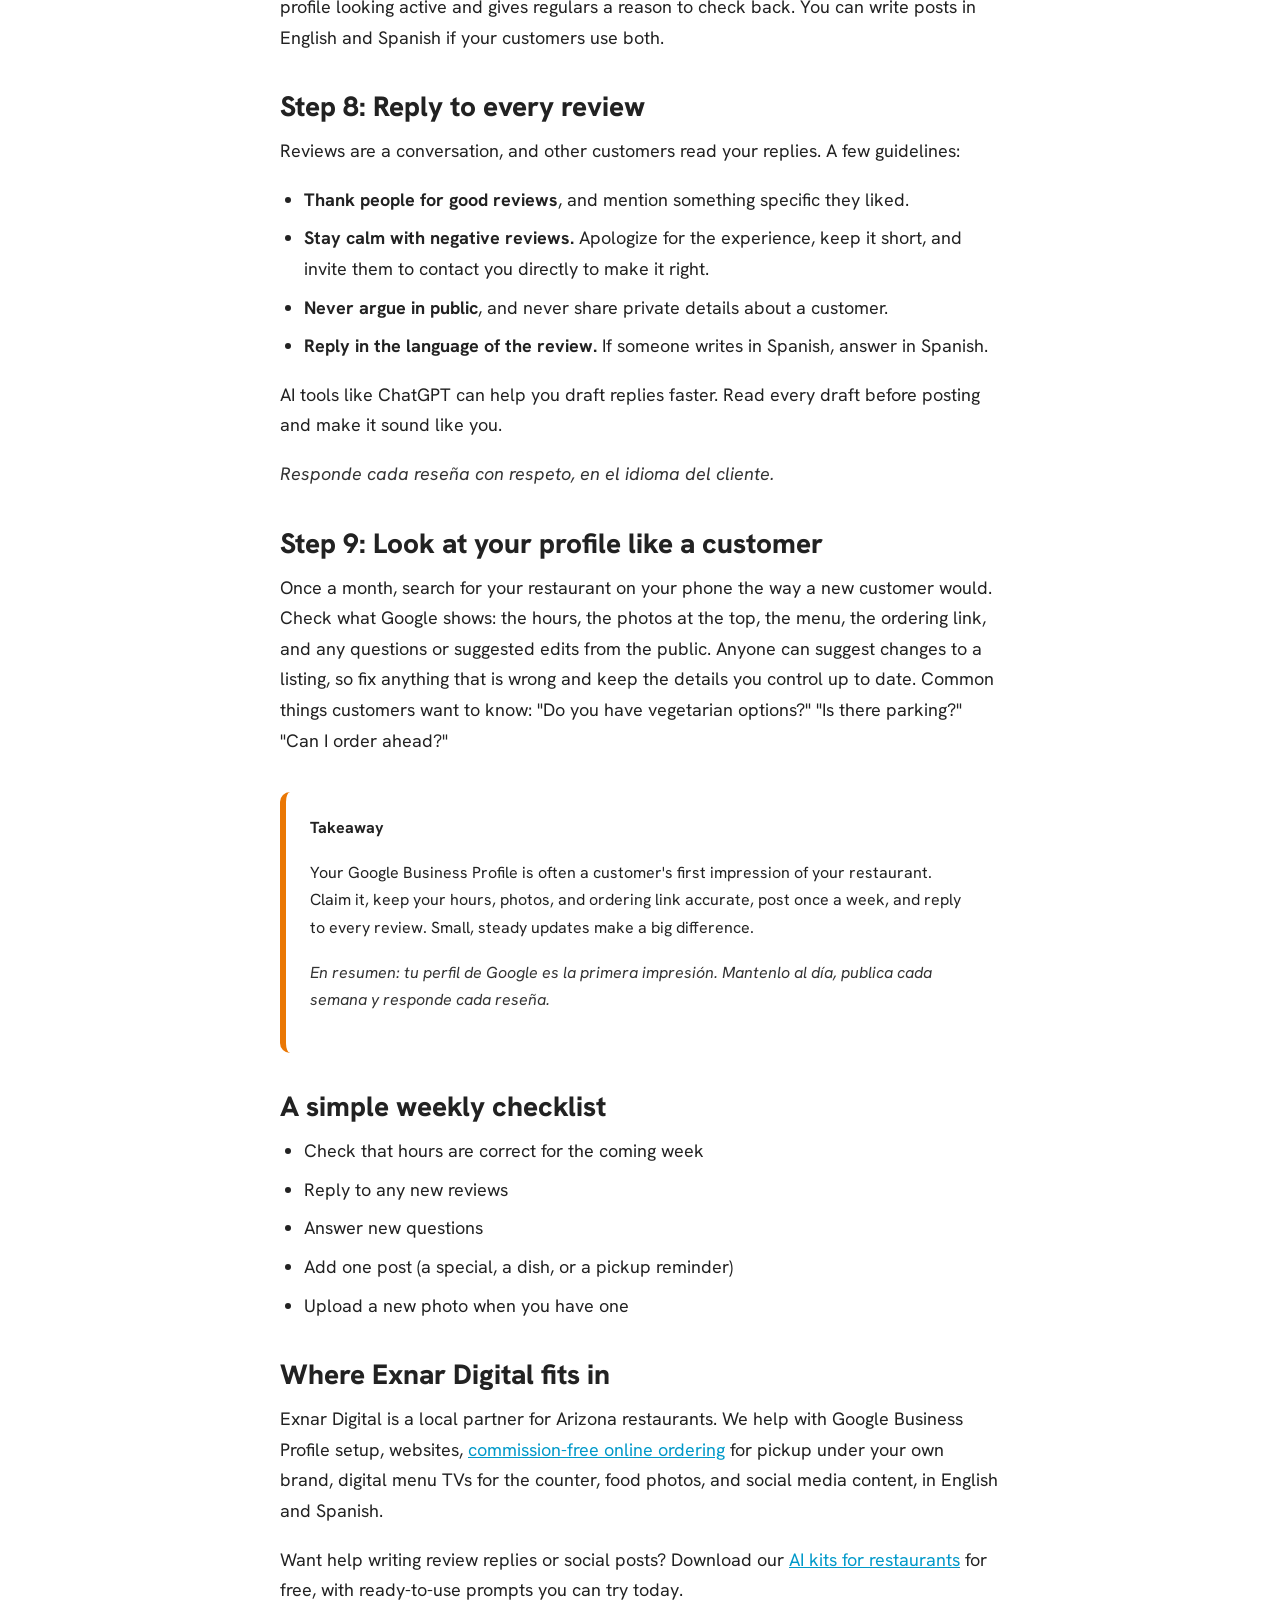
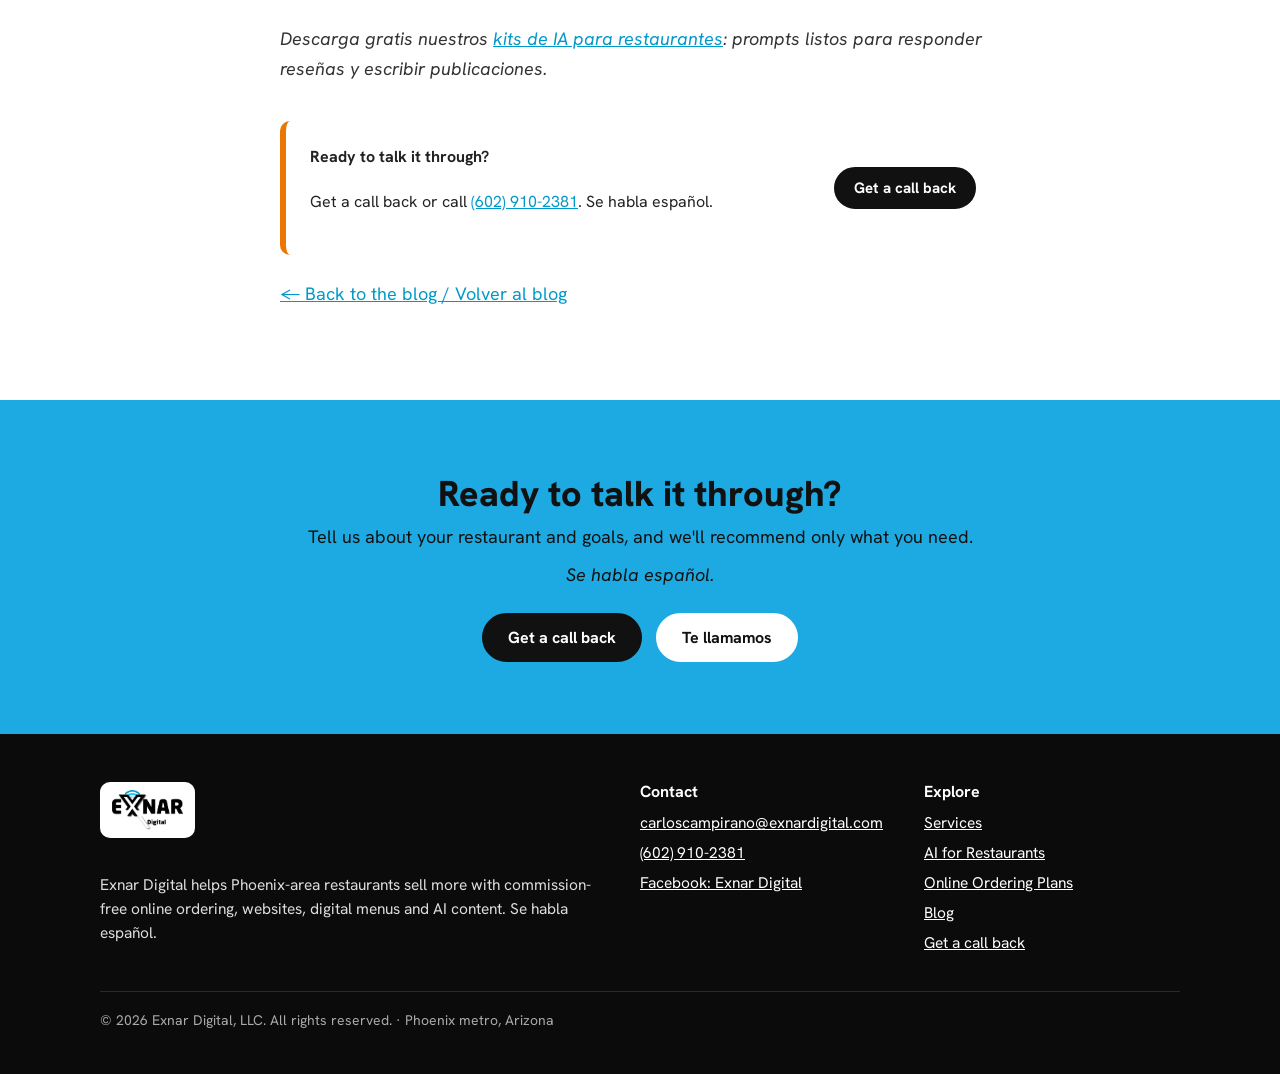
<file: blog/how-to-set-up-google-business-profile-phoenix-restaurant/index.html>
<!doctype html>
<html lang="en">
<head>
<meta charset="utf-8">
<meta name="viewport" content="width=device-width, initial-scale=1">
<title>How to Set Up Your Google Business Profile So Phoenix Customers Can Find Your Restaurant | Exnar Digital</title>
<meta name="description" content="A step-by-step guide for Phoenix and Arizona restaurant owners to claim and set up a Google Business Profile: categories, hours, photos, posts, reviews, and more.">
<link rel="canonical" href="https://www.exnardigital.com/blog/how-to-set-up-google-business-profile-phoenix-restaurant/">
<meta property="og:type" content="article">
<meta property="og:site_name" content="Exnar Digital">
<meta property="og:title" content="How to Set Up Your Google Business Profile So Phoenix Customers Can Find Your Restaurant | Exnar Digital">
<meta property="og:description" content="A step-by-step guide for Phoenix and Arizona restaurant owners to claim and set up a Google Business Profile: categories, hours, photos, posts, reviews, and more.">
<meta property="og:url" content="https://www.exnardigital.com/blog/how-to-set-up-google-business-profile-phoenix-restaurant/">
<meta property="og:image" content="https://www.exnardigital.com/assets/img/og-image.png">
<meta property="og:image:width" content="1200">
<meta property="og:image:height" content="630">
<meta name="twitter:card" content="summary_large_image">
<meta name="theme-color" content="#1DAAE2">
<link rel="icon" href="../../favicon.ico" sizes="any">
<link rel="icon" type="image/png" sizes="32x32" href="../../favicon-32.png">
<link rel="apple-touch-icon" href="../../apple-touch-icon.png">
<link rel="preconnect" href="https://fonts.googleapis.com">
<link rel="preconnect" href="https://fonts.gstatic.com" crossorigin>
<link href="https://fonts.googleapis.com/css2?family=Hanken+Grotesk:ital,wght@0,400;0,600;0,700;0,800;1,400&display=swap" rel="stylesheet">
<link rel="stylesheet" href="../../assets/styles.css">
<meta property="article:published_time" content="2026-11-03">
<script type="application/ld+json">{"@context":"https://schema.org","@type":"BlogPosting","headline":"How to Set Up Your Google Business Profile So Phoenix Customers Can Find Your Restaurant","description":"A step-by-step guide for Phoenix and Arizona restaurant owners to claim and set up a Google Business Profile: categories, hours, photos, posts, reviews, and more.","inLanguage":"en","about":"Google Business Profile for restaurants","datePublished":"2026-11-03","dateModified":"2026-11-03","image":"https://www.exnardigital.com/assets/img/og-image.png","author":{"@type":"Organization","name":"Exnar Digital"},"publisher":{"@type":"Organization","name":"Exnar Digital","logo":{"@type":"ImageObject","url":"https://www.exnardigital.com/assets/img/logo-lg.png"}},"mainEntityOfPage":"https://www.exnardigital.com/blog/how-to-set-up-google-business-profile-phoenix-restaurant/"}</script>
</head>
<body>
<a class="skip" href="#main">Skip to content</a>
<header class="site-header">
 <div class="wrap">
  <a class="brand" href="../../" aria-label="Exnar Digital home"><picture><source srcset="../../assets/img/logo.webp" type="image/webp"><img src="../../assets/img/logo.png" alt="Exnar Digital" width="199" height="112"></picture></a>
  <input type="checkbox" id="nav-toggle" class="nav-toggle" aria-hidden="true" hidden>
  <label for="nav-toggle" class="menu-btn">Menu</label>
  <nav class="nav" aria-label="Main">
   <a href="../../#services">Services</a>
   <a href="../../#ai">AI</a>
   <a href="../../#plans">Plans</a>
   <a href="../../blog/">Blog</a>
   <a href="../../contact/">Contact</a>
   <a class="btn btn-dark btn-sm" href="../../contact/#callback">Get a call back</a>
  </nav>
 </div>
</header>
<main id="main">
<section class="hero" style="padding-bottom:48px">
 <div class="wrap">
  <h1>How to Set Up Your Google Business Profile So Phoenix Customers Can Find Your Restaurant</h1>
  <p class="tag" lang="es">Cómo configurar tu perfil de Google para que te encuentren en Phoenix</p>
  <p class="sub" lang="es">Una guía práctica para dueños de restaurantes en Phoenix y Arizona que quieren que su perfil de Google muestre la información correcta: horario, fotos, menú, enlace de pedidos y respuestas a reseñas.</p>
 </div>
</section>
<section class="sec">
 <div class="wrap">
  <article class="post">
   <p class="post-meta"><time datetime="2026-11-03">November 3, 2026</time> · Local marketing</p>
   <p>When someone in Phoenix searches "tacos near me" or "breakfast in Mesa," the first thing they usually see is not a website. It is a map with a short list of restaurants, each with photos, hours, and reviews. That information comes from Google Business Profile. If yours is incomplete or out of date, a hungry customer may scroll right past you. The good news: you can fix most of it yourself in an afternoon.</p>

   <h2>Step 1: Claim and verify your profile</h2>
   <p>Search for your restaurant's name on Google Maps. If a listing already exists, look for the option to claim or manage it. If nothing shows up, you can create a new profile at business.google.com.</p>
   <p>Google will ask you to verify that you really run the business. This can happen by phone, email, video, or mail, depending on what Google offers you. Use an email account the restaurant controls, not one that belongs to a former manager or a cousin who set it up years ago. If you ever lose access, getting it back can be a headache.</p>
   <p class="es" lang="es"><em>Consejo:</em> usa un correo del restaurante que siempre vas a controlar.</p>

   <h2>Step 2: Get your basic details exactly right</h2>
   <p>These details matter most, and they should match your website, Facebook, Instagram, and ordering page word for word:</p>
   <ul>
    <li><strong>Name.</strong> Your real restaurant name, nothing extra. Do not stuff keywords like "Best Mexican Food Phoenix" into the name.</li>
    <li><strong>Address.</strong> Double-check suite numbers and the pin on the map, especially in strip malls and plazas.</li>
    <li><strong>Phone.</strong> A number that someone actually answers during business hours.</li>
    <li><strong>Website and ordering link.</strong> Link to your website, and add your commission-free online ordering link for pickup so customers can order straight from you.</li>
    <li><strong>Menu.</strong> Add your menu link or upload your menu so people can see what you serve before they visit.</li>
   </ul>

   <h2>Step 3: Choose the right categories</h2>
   <p>Your primary category tells Google what kind of restaurant you are. Pick the most specific one that fits, such as "Mexican restaurant," "Pizza restaurant," or "Breakfast restaurant," rather than just "Restaurant." Then add a few secondary categories that are honestly true, like "Taco restaurant" or "Caterer" if you offer catering. Fewer accurate categories beat a long list of loose ones.</p>

   <h2>Step 4: Set your hours, including the hard days</h2>
   <p>Wrong hours are one of the fastest ways to lose a customer's trust. Set your regular hours, then use the special hours feature for holidays, monsoon-season closures, and days you close early for an event. Arizona doesn't change clocks for daylight saving time, but some of your tools and apps may still get confused, so check that your hours display correctly after any update.</p>
   <p class="es" lang="es">Mantén tu horario al día, sobre todo en días festivos.</p>

   <h2>Step 5: Add photos people want to see</h2>
   <p>Photos help customers decide where to eat. Upload:</p>
   <ul>
    <li>Your best-selling dishes, well lit and close up</li>
    <li>The outside of your building, so people recognize it when they pull in</li>
    <li>The inside, the counter, and the dining area</li>
    <li>Your team, if they are comfortable with it</li>
   </ul>
   <p>Simple phone photos taken near a window are a good start. AI tools can help brighten or clean up a photo, but the picture should always show your real food as it is served. Add new photos every so often, especially when you launch a new item. Our short lesson on <a href="../mejora-la-foto-de-tu-platillo-con-ia/">improving a dish photo with AI</a> shows how.</p>

   <h2>Step 6: Use attributes to answer common questions</h2>
   <p>Attributes are the small labels on your profile, such as "Dine-in," "Takeout," "Outdoor seating," "Wheelchair accessible," or "Good for kids." Go through the list and turn on every one that is true for your restaurant. If you have your own drivers, you can mark delivery; if not, leave it off. Attributes answer questions before customers have to call.</p>

   <h2>Step 7: Post updates regularly</h2>
   <p>Google Business Profile lets you publish short posts with a photo and a button. Use them for:</p>
   <ul>
    <li>A weekly special or new menu item</li>
    <li>Holiday hours</li>
    <li>A reminder that guests can order ahead for pickup from your own page</li>
   </ul>
   <p>Keep posts short and friendly. Posting on a simple routine, like once a week, keeps your profile looking active and gives regulars a reason to check back. You can write posts in English and Spanish if your customers use both.</p>

   <h2>Step 8: Reply to every review</h2>
   <p>Reviews are a conversation, and other customers read your replies. A few guidelines:</p>
   <ul>
    <li><strong>Thank people for good reviews</strong>, and mention something specific they liked.</li>
    <li><strong>Stay calm with negative reviews.</strong> Apologize for the experience, keep it short, and invite them to contact you directly to make it right.</li>
    <li><strong>Never argue in public</strong>, and never share private details about a customer.</li>
    <li><strong>Reply in the language of the review.</strong> If someone writes in Spanish, answer in Spanish.</li>
   </ul>
   <p>AI tools like ChatGPT can help you draft replies faster. Read every draft before posting and make it sound like you.</p>
   <p class="es" lang="es">Responde cada reseña con respeto, en el idioma del cliente.</p>

   <h2>Step 9: Look at your profile like a customer</h2>
   <p>Once a month, search for your restaurant on your phone the way a new customer would. Check what Google shows: the hours, the photos at the top, the menu, the ordering link, and any questions or suggested edits from the public. Anyone can suggest changes to a listing, so fix anything that is wrong and keep the details you control up to date. Common things customers want to know: "Do you have vegetarian options?" "Is there parking?" "Can I order ahead?"</p>

   <div class="callout">
    <div>
     <p><strong>Takeaway</strong></p>
     <p>Your Google Business Profile is often a customer's first impression of your restaurant. Claim it, keep your hours, photos, and ordering link accurate, post once a week, and reply to every review. Small, steady updates make a big difference.</p>
     <p class="es" lang="es">En resumen: tu perfil de Google es la primera impresión. Mantenlo al día, publica cada semana y responde cada reseña.</p>
    </div>
   </div>

   <h2>A simple weekly checklist</h2>
   <ul>
    <li>Check that hours are correct for the coming week</li>
    <li>Reply to any new reviews</li>
    <li>Answer new questions</li>
    <li>Add one post (a special, a dish, or a pickup reminder)</li>
    <li>Upload a new photo when you have one</li>
   </ul>

   <h2>Where Exnar Digital fits in</h2>
   <p>Exnar Digital is a local partner for Arizona restaurants. We help with Google Business Profile setup, websites, <a href="../commission-free-online-ordering-arizona-restaurants/">commission-free online ordering</a> for pickup under your own brand, digital menu TVs for the counter, food photos, and social media content, in English and Spanish.</p>
   <p>Want help writing review replies or social posts? Download our <a href="../../recursos/">AI kits for restaurants</a> for free, with ready-to-use prompts you can try today.</p>
   <p class="es" lang="es">Descarga gratis nuestros <a href="../../recursos/">kits de IA para restaurantes</a>: prompts listos para responder reseñas y escribir publicaciones.</p>

   <div class="callout">
    <div>
     <p><strong>Ready to talk it through?</strong></p>
     <p>Get a call back or call <a href="tel:+16029102381">(602) 910-2381</a>. Se habla español.</p>
    </div>
    <a class="btn btn-dark btn-sm" href="../../contact/#callback">Get a call back</a>
   </div>

   <p class="post-back"><a class="more-link" href="../">&larr; Back to the blog / Volver al blog</a></p>
  </article>
 </div>
</section>
<section class="sec final">
 <div class="wrap">
  <h2>Ready to talk it through?</h2>
  <p>Tell us about your restaurant and goals, and we'll recommend only what you need.</p>
  <p class="es" lang="es" style="color:#111">Se habla español.</p>
  <div class="btns">
   <a class="btn btn-dark" href="../../contact/#callback">Get a call back</a>
   <a class="btn btn-white" href="../../contact/#callback" lang="es">Te llamamos</a>
  </div>
 </div>
</section>
</main>
<footer class="site-footer">
 <div class="wrap">
  <div class="cols">
   <div>
    <a class="flogo" href="../../"><img src="../../assets/img/logo.png" alt="Exnar Digital" width="71" height="40" loading="lazy"></a>
    <p>Exnar Digital helps Phoenix-area restaurants sell more with commission-free online ordering, websites, digital menus and AI content. Se habla español.</p>
   </div>
   <div>
    <h3>Contact</h3>
    <ul>
     <li><a href="mailto:carloscampirano@exnardigital.com">carloscampirano@exnardigital.com</a></li>
     <li><a href="tel:+16029102381">(602) 910-2381</a></li>
     <li><a href="https://www.facebook.com/profile.php?id=61595524957636" target="_blank" rel="noopener">Facebook: Exnar Digital</a></li>
    </ul>
   </div>
   <div>
    <h3>Explore</h3>
    <ul>
     <li><a href="../../#services">Services</a></li>
     <li><a href="../../#ai">AI for Restaurants</a></li>
     <li><a href="../../#plans">Online Ordering Plans</a></li>
     <li><a href="../../blog/">Blog</a></li>
     <li><a href="../../contact/#callback">Get a call back</a></li>
    </ul>
   </div>
  </div>
  <p class="legal">© 2026 Exnar Digital, LLC. All rights reserved. · Phoenix metro, Arizona</p>
 </div>
</footer>
</body>
</html>
</file>
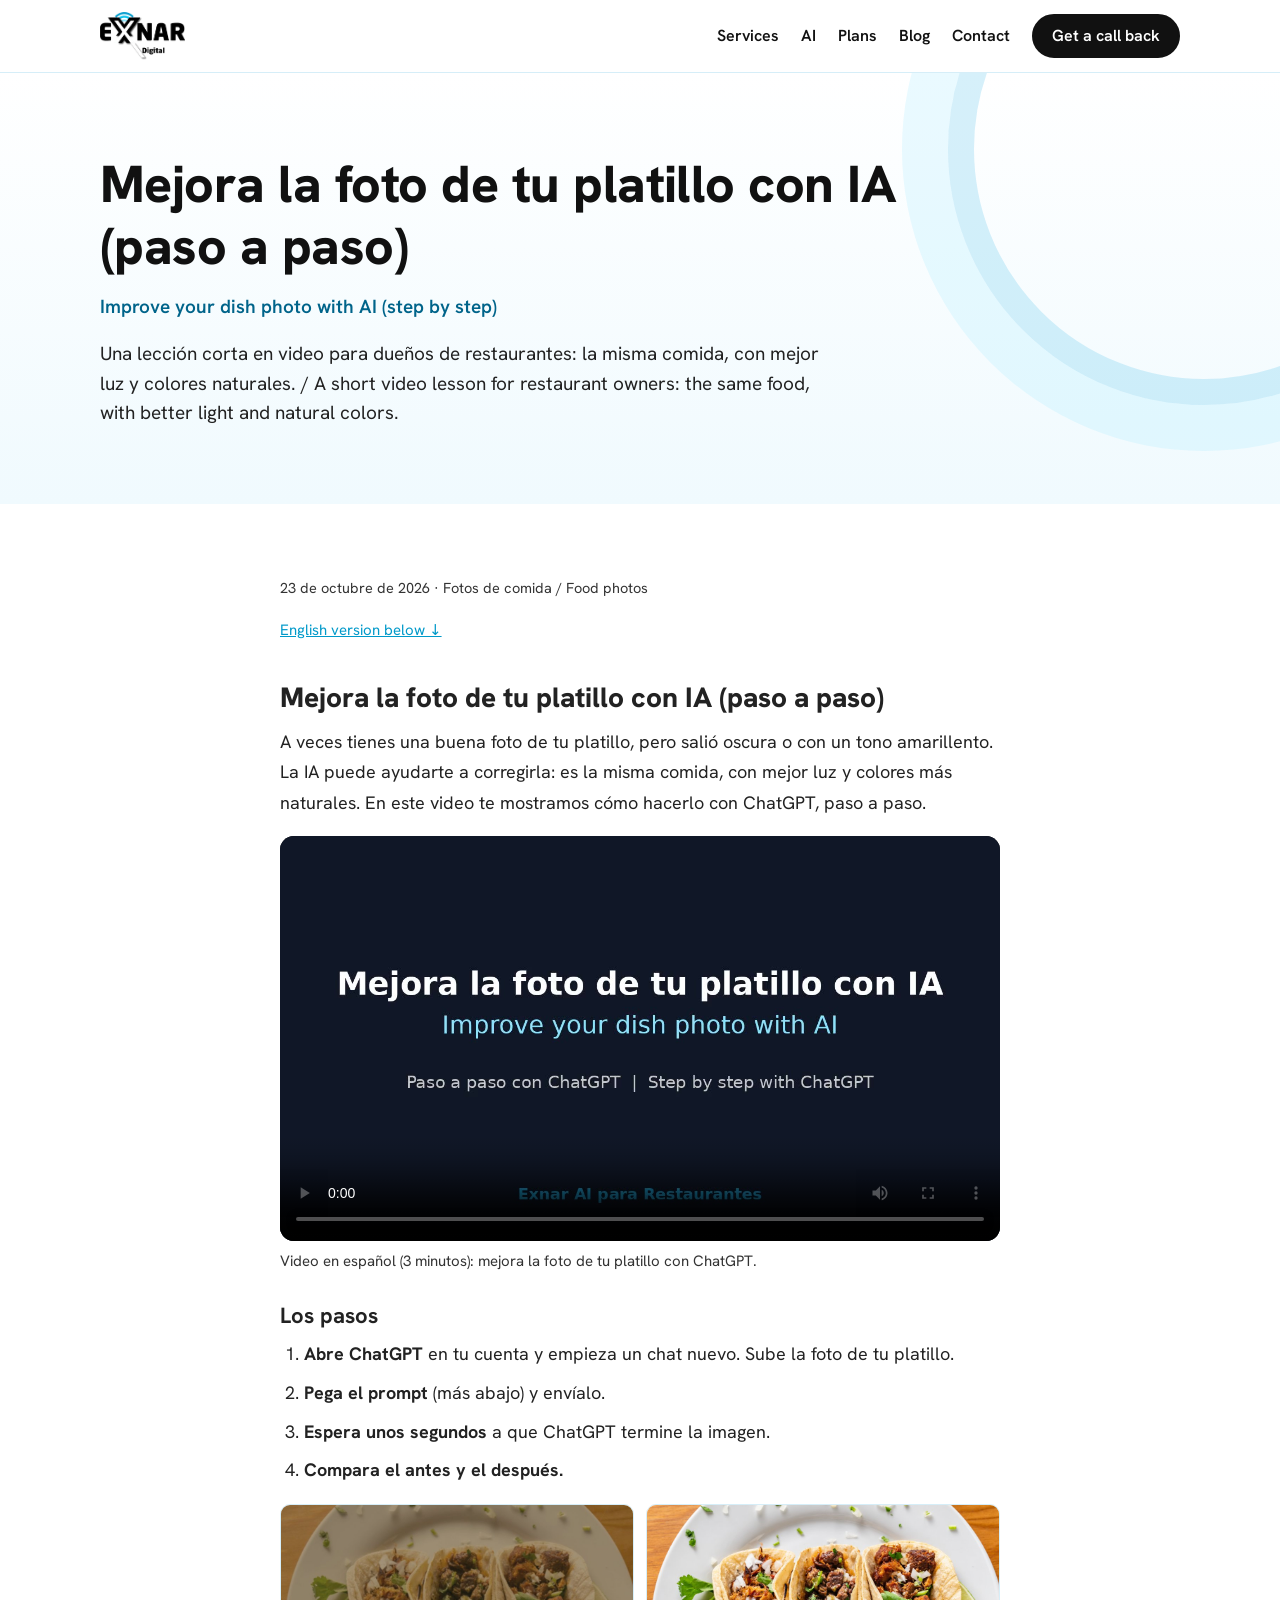
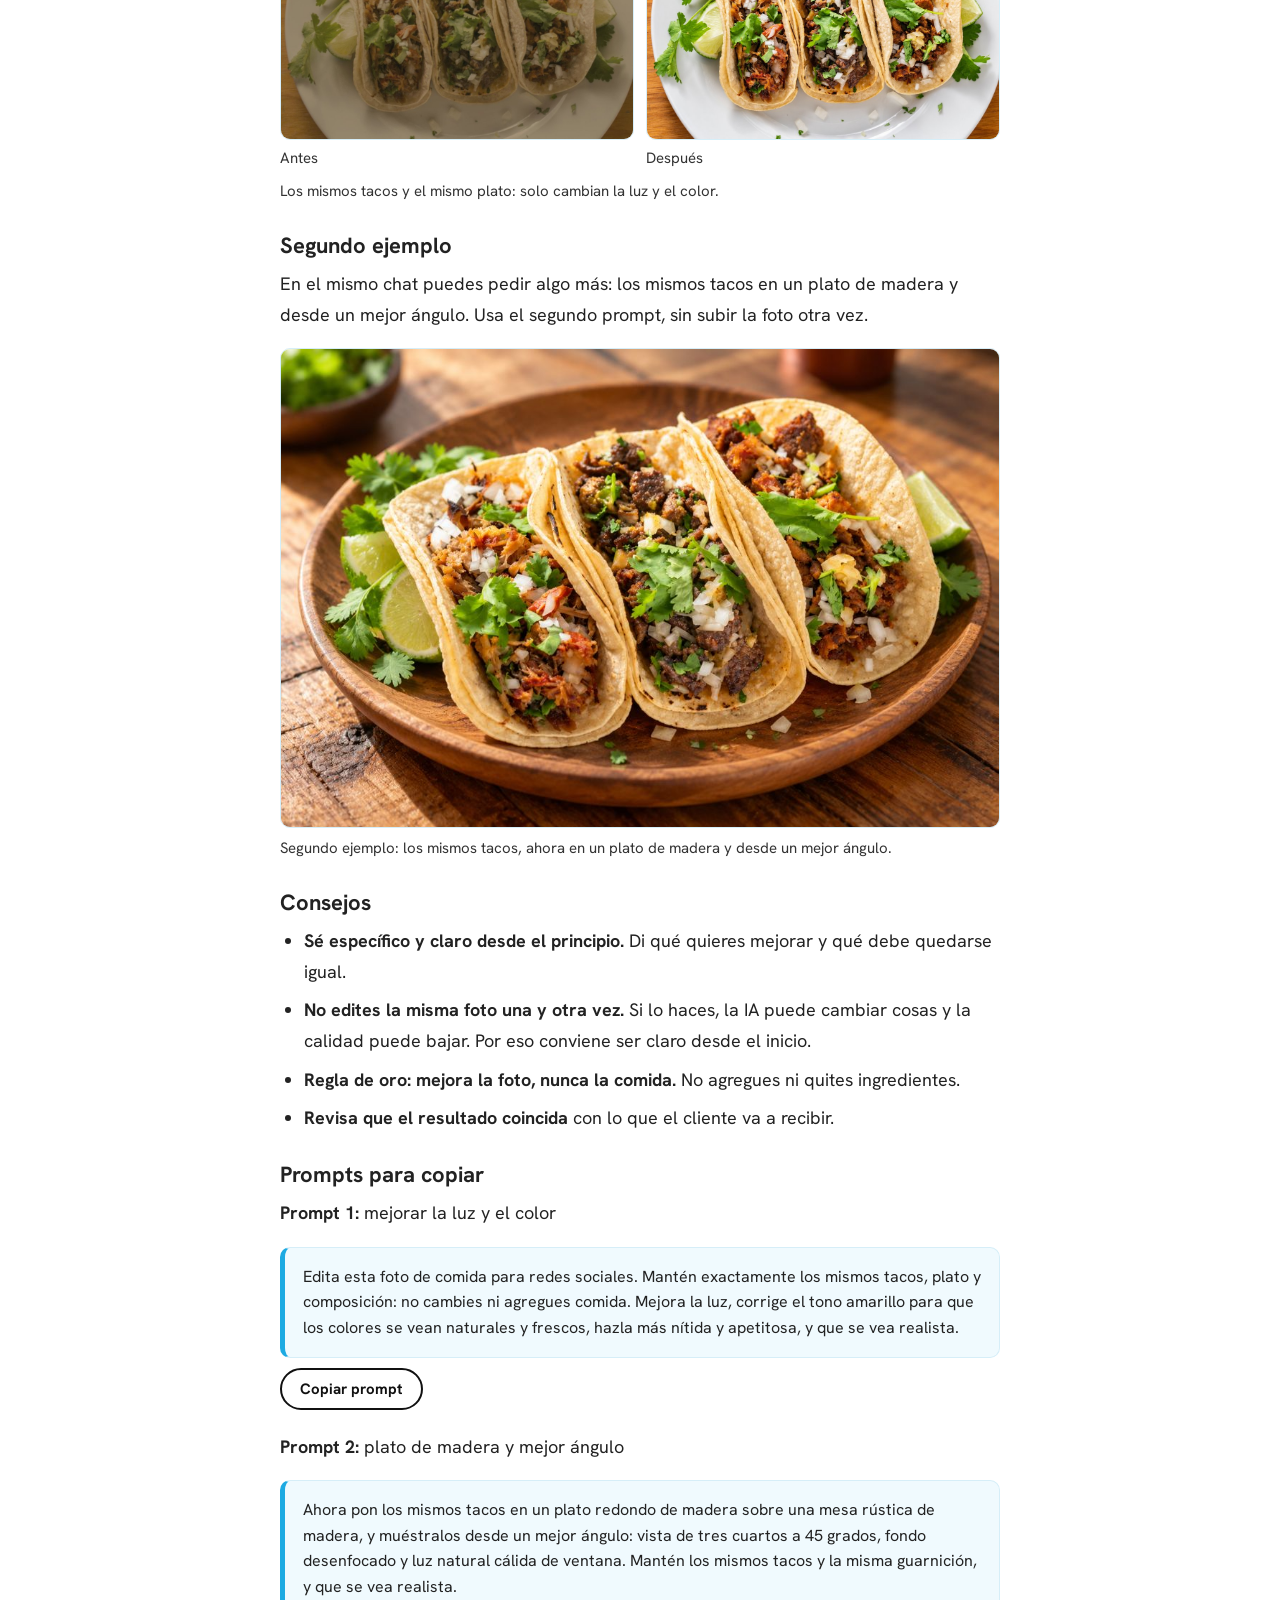
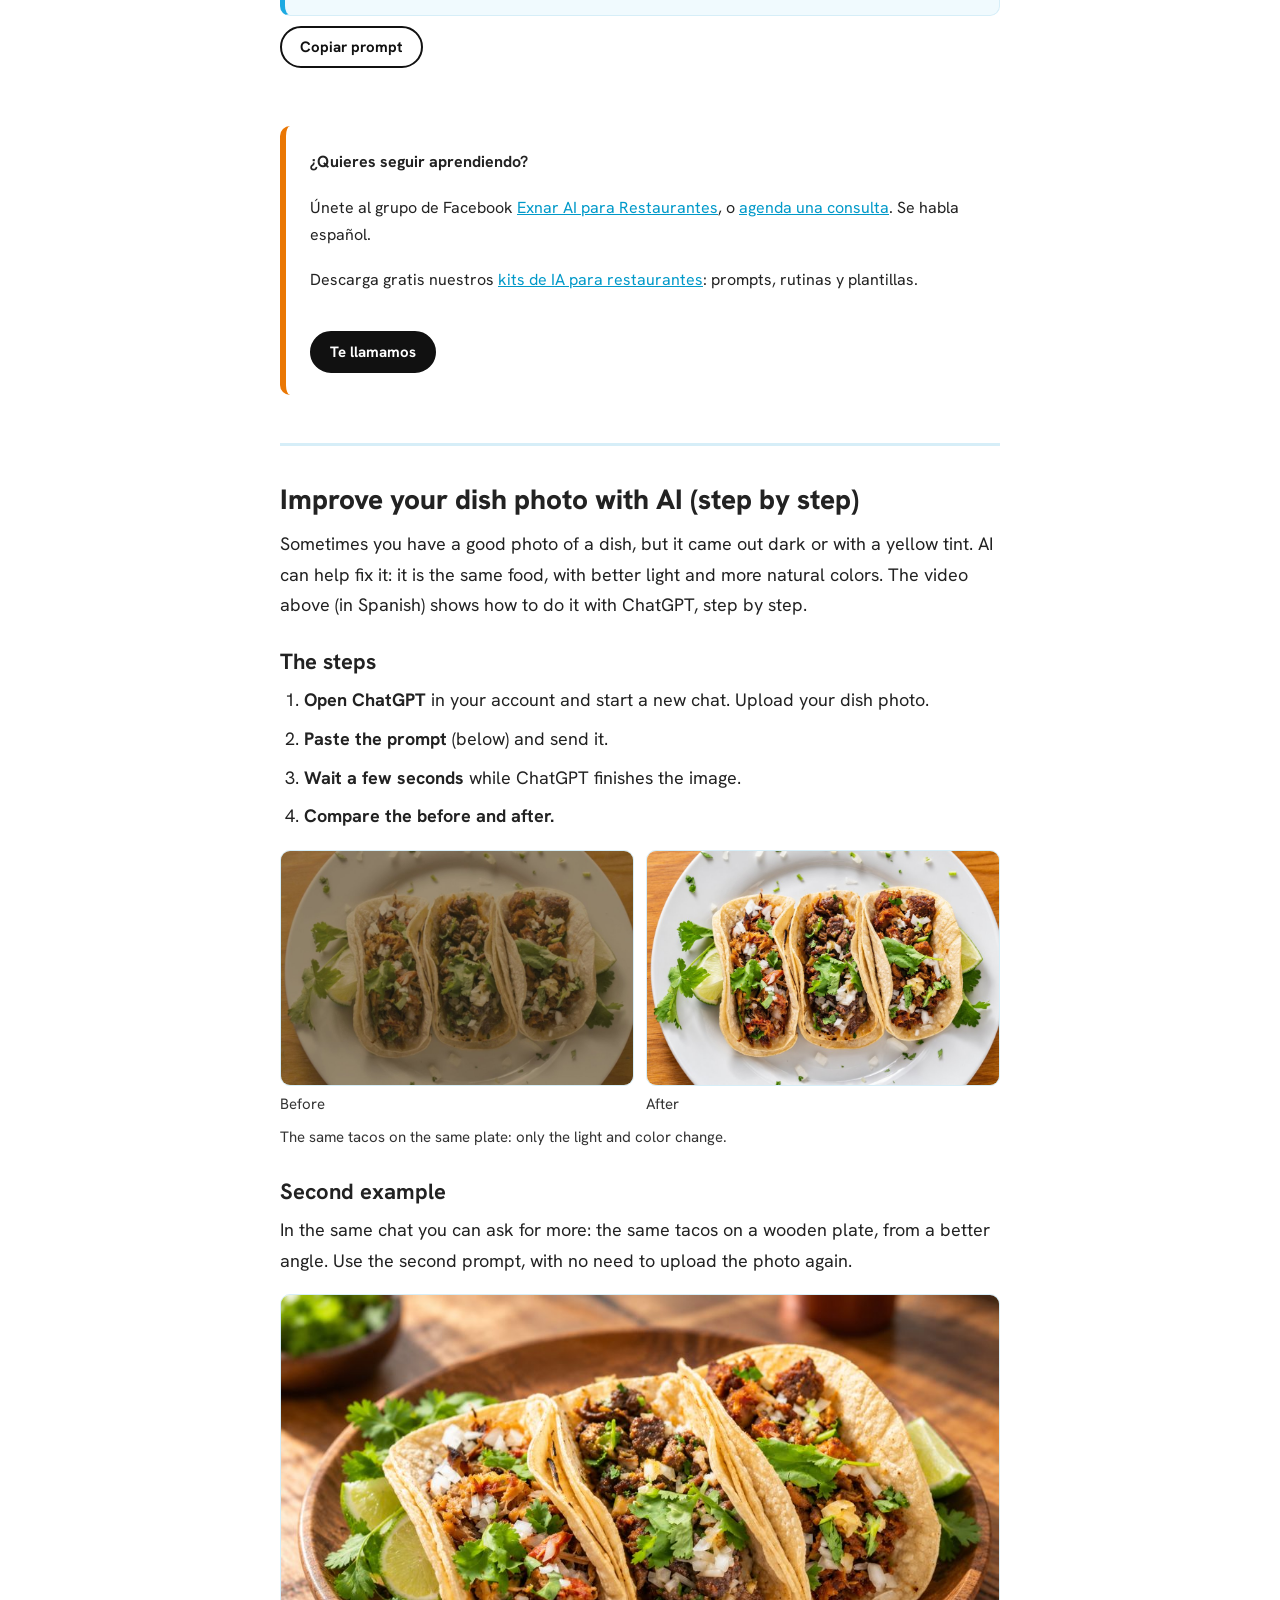
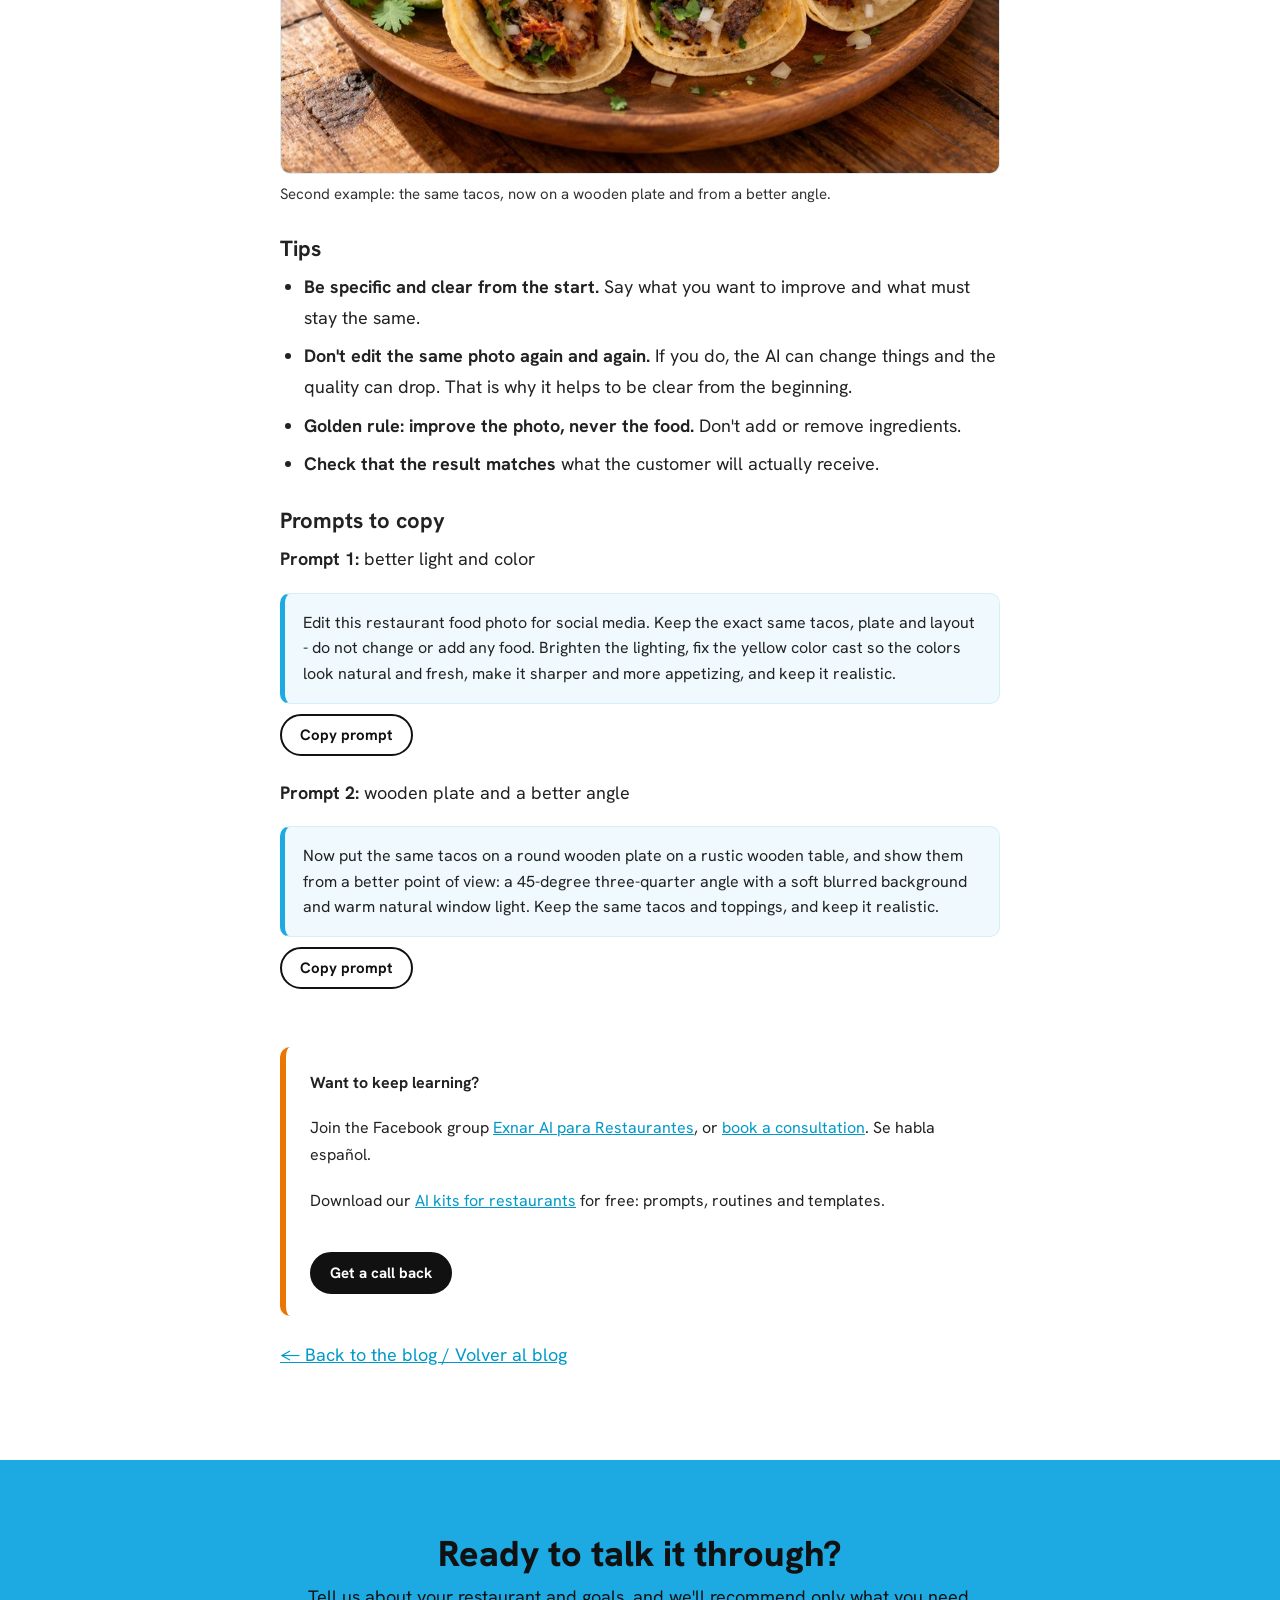
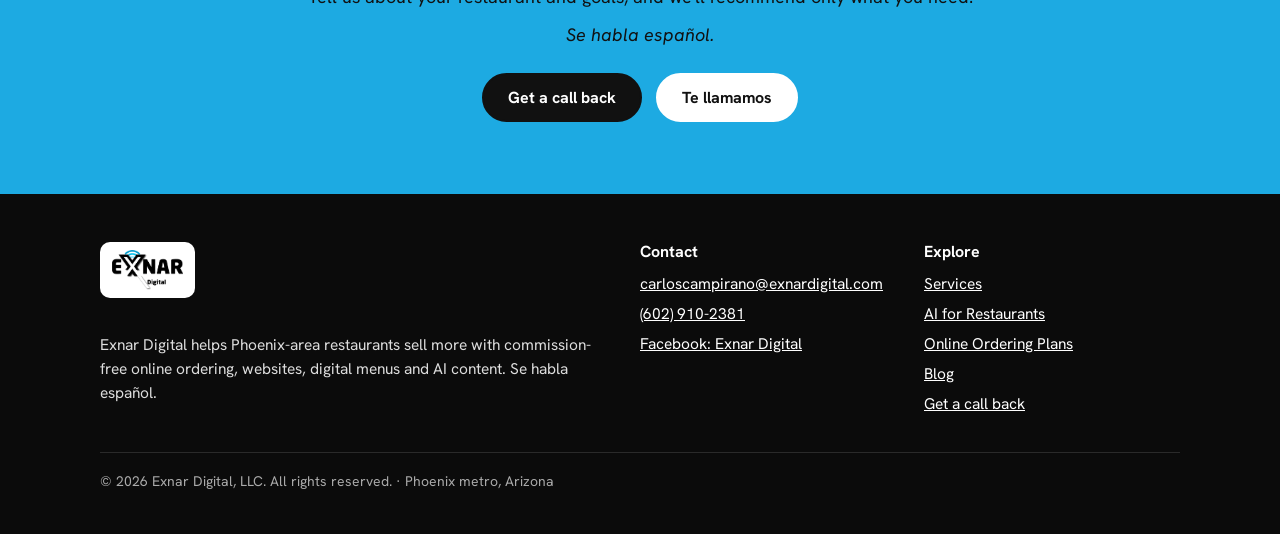
<file: blog/mejora-la-foto-de-tu-platillo-con-ia/index.html>
<!doctype html>
<html lang="es">
<head>
<meta charset="utf-8">
<meta name="viewport" content="width=device-width, initial-scale=1">
<title>Mejora la foto de tu platillo con IA (paso a paso) | Exnar Digital</title>
<meta name="description" content="Aprende a mejorar la foto de tu platillo con IA: la misma comida, mejor luz y colores naturales. Video, pasos y prompts para copiar. Improve your dish photo with AI.">
<link rel="canonical" href="https://www.exnardigital.com/blog/mejora-la-foto-de-tu-platillo-con-ia/">
<meta property="og:type" content="article">
<meta property="og:site_name" content="Exnar Digital">
<meta property="og:title" content="Mejora la foto de tu platillo con IA (paso a paso) | Exnar Digital">
<meta property="og:description" content="Aprende a mejorar la foto de tu platillo con IA: la misma comida, mejor luz y colores naturales. Video, pasos y prompts para copiar. Improve your dish photo with AI.">
<meta property="og:url" content="https://www.exnardigital.com/blog/mejora-la-foto-de-tu-platillo-con-ia/">
<meta property="og:image" content="https://www.exnardigital.com/assets/video/exnar-ai-food-photo-lesson-poster.jpg">
<meta property="og:image:width" content="1280">
<meta property="og:image:height" content="720">
<meta property="og:image:type" content="image/jpeg">
<meta property="og:locale" content="es_US">
<meta name="twitter:card" content="summary_large_image">
<meta name="twitter:image" content="https://www.exnardigital.com/assets/video/exnar-ai-food-photo-lesson-poster.jpg">
<meta name="theme-color" content="#1DAAE2">
<link rel="icon" href="../../favicon.ico" sizes="any">
<link rel="icon" type="image/png" sizes="32x32" href="../../favicon-32.png">
<link rel="apple-touch-icon" href="../../apple-touch-icon.png">
<link rel="preconnect" href="https://fonts.googleapis.com">
<link rel="preconnect" href="https://fonts.gstatic.com" crossorigin>
<link href="https://fonts.googleapis.com/css2?family=Hanken+Grotesk:ital,wght@0,400;0,600;0,700;0,800;1,400&display=swap" rel="stylesheet">
<link rel="stylesheet" href="../../assets/styles.css">
<meta property="article:published_time" content="2026-10-23">
<script type="application/ld+json">{"@context":"https://schema.org","@type":"BlogPosting","headline":"Mejora la foto de tu platillo con IA (paso a paso)","alternativeHeadline":"Improve your dish photo with AI (step by step)","description":"Aprende a mejorar la foto de tu platillo con IA: la misma comida, mejor luz y colores naturales. Video, pasos y prompts para copiar. Improve your dish photo with AI.","inLanguage":["es","en"],"datePublished":"2026-10-23","dateModified":"2026-10-23","image":"https://www.exnardigital.com/assets/video/exnar-ai-food-photo-lesson-poster.jpg","author":{"@type":"Organization","name":"Exnar Digital"},"publisher":{"@type":"Organization","name":"Exnar Digital","logo":{"@type":"ImageObject","url":"https://www.exnardigital.com/assets/img/logo-lg.png"}},"mainEntityOfPage":"https://www.exnardigital.com/blog/mejora-la-foto-de-tu-platillo-con-ia/"}</script>
<script type="application/ld+json">{"@context":"https://schema.org","@type":"VideoObject","name":"Mejora la foto de tu platillo con IA (paso a paso) / Improve your dish photo with AI (step by step)","description":"Video lesson in Spanish: how to improve a restaurant dish photo with AI, with better light and natural colors, keeping the same food. Lección en video: mejora la foto de tu platillo con IA sin cambiar la comida.","thumbnailUrl":"https://www.exnardigital.com/assets/video/exnar-ai-food-photo-lesson-poster.jpg","uploadDate":"2026-10-23","contentUrl":"https://www.exnardigital.com/assets/video/exnar-ai-food-photo-lesson.mp4","duration":"PT3M","inLanguage":"es","publisher":{"@type":"Organization","name":"Exnar Digital"}}</script>
</head>
<body>
<a class="skip" href="#main">Skip to content</a>
<header class="site-header">
 <div class="wrap">
  <a class="brand" href="../../" aria-label="Exnar Digital home"><picture><source srcset="../../assets/img/logo.webp" type="image/webp"><img src="../../assets/img/logo.png" alt="Exnar Digital" width="199" height="112"></picture></a>
  <input type="checkbox" id="nav-toggle" class="nav-toggle" aria-hidden="true" hidden>
  <label for="nav-toggle" class="menu-btn">Menu</label>
  <nav class="nav" aria-label="Main">
   <a href="../../#services">Services</a>
   <a href="../../#ai">AI</a>
   <a href="../../#plans">Plans</a>
   <a href="../../blog/">Blog</a>
   <a href="../../contact/">Contact</a>
   <a class="btn btn-dark btn-sm" href="../../contact/#callback">Get a call back</a>
  </nav>
 </div>
</header>
<main id="main">
<section class="hero" style="padding-bottom:48px">
 <div class="wrap">
  <h1>Mejora la foto de tu platillo con IA (paso a paso)</h1>
  <p class="tag" lang="en">Improve your dish photo with AI (step by step)</p>
  <p class="sub">Una lección corta en video para dueños de restaurantes: la misma comida, con mejor luz y colores naturales. / A short video lesson for restaurant owners: the same food, with better light and natural colors.</p>
 </div>
</section>
<section class="sec">
 <div class="wrap">
  <article class="post">
   <p class="post-meta"><time datetime="2026-10-23">23 de octubre de 2026</time> · Fotos de comida / Food photos</p>
   <p class="lang-jump"><a href="#english">English version below &darr;</a></p>

   <h2 id="espanol">Mejora la foto de tu platillo con IA (paso a paso)</h2>
   <p>A veces tienes una buena foto de tu platillo, pero salió oscura o con un tono amarillento. La IA puede ayudarte a corregirla: es la misma comida, con mejor luz y colores más naturales. En este video te mostramos cómo hacerlo con ChatGPT, paso a paso.</p>

   <figure>
    <video controls preload="metadata" playsinline poster="../../assets/video/exnar-ai-food-photo-lesson-poster.jpg" width="1280" height="720">
     <source src="../../assets/video/exnar-ai-food-photo-lesson.mp4" type="video/mp4">
     Tu navegador no puede reproducir este video. / Your browser cannot play this video. <a href="../../assets/video/exnar-ai-food-photo-lesson.mp4">Video (MP4)</a>
    </video>
    <figcaption>Video en español (3 minutos): mejora la foto de tu platillo con ChatGPT.</figcaption>
   </figure>

   <h3>Los pasos</h3>
   <ol>
    <li><strong>Abre ChatGPT</strong> en tu cuenta y empieza un chat nuevo. Sube la foto de tu platillo.</li>
    <li><strong>Pega el prompt</strong> (más abajo) y envíalo.</li>
    <li><strong>Espera unos segundos</strong> a que ChatGPT termine la imagen.</li>
    <li><strong>Compara el antes y el después.</strong></li>
   </ol>
   <figure>
    <div class="ba">
     <div><img src="../../assets/img/foto-ia-before.jpg" width="1000" height="666" loading="lazy" alt="Foto original de tres tacos en un plato blanco, oscura y con tono amarillento"><figcaption>Antes</figcaption></div>
     <div><img src="../../assets/img/foto-ia-after.jpg" width="1000" height="667" loading="lazy" alt="Los mismos tres tacos con mejor luz, colores naturales y más nitidez"><figcaption>Después</figcaption></div>
    </div>
    <figcaption>Los mismos tacos y el mismo plato: solo cambian la luz y el color.</figcaption>
   </figure>

   <h3>Segundo ejemplo</h3>
   <p>En el mismo chat puedes pedir algo más: los mismos tacos en un plato de madera y desde un mejor ángulo. Usa el segundo prompt, sin subir la foto otra vez.</p>
   <figure>
    <img src="../../assets/img/foto-ia-after2.jpg" width="1000" height="667" loading="lazy" alt="Los mismos tacos en un plato redondo de madera sobre una mesa rústica, vistos desde un ángulo de tres cuartos con luz cálida de ventana">
    <figcaption>Segundo ejemplo: los mismos tacos, ahora en un plato de madera y desde un mejor ángulo.</figcaption>
   </figure>

   <h3>Consejos</h3>
   <ul>
    <li><strong>Sé específico y claro desde el principio.</strong> Di qué quieres mejorar y qué debe quedarse igual.</li>
    <li><strong>No edites la misma foto una y otra vez.</strong> Si lo haces, la IA puede cambiar cosas y la calidad puede bajar. Por eso conviene ser claro desde el inicio.</li>
    <li><strong>Regla de oro: mejora la foto, nunca la comida.</strong> No agregues ni quites ingredientes.</li>
    <li><strong>Revisa que el resultado coincida</strong> con lo que el cliente va a recibir.</li>
   </ul>

   <h3>Prompts para copiar</h3>
   <p><strong>Prompt 1:</strong> mejorar la luz y el color</p>
   <pre id="p-es-1" tabindex="0">Edita esta foto de comida para redes sociales. Mantén exactamente los mismos tacos, plato y composición: no cambies ni agregues comida. Mejora la luz, corrige el tono amarillo para que los colores se vean naturales y frescos, hazla más nítida y apetitosa, y que se vea realista.</pre>
   <button type="button" class="btn btn-outline btn-sm copy-btn" data-target="p-es-1" data-done="¡Copiado!">Copiar prompt</button>
   <p><strong>Prompt 2:</strong> plato de madera y mejor ángulo</p>
   <pre id="p-es-2" tabindex="0">Ahora pon los mismos tacos en un plato redondo de madera sobre una mesa rústica de madera, y muéstralos desde un mejor ángulo: vista de tres cuartos a 45 grados, fondo desenfocado y luz natural cálida de ventana. Mantén los mismos tacos y la misma guarnición, y que se vea realista.</pre>
   <button type="button" class="btn btn-outline btn-sm copy-btn" data-target="p-es-2" data-done="¡Copiado!">Copiar prompt</button>

   <div class="callout">
    <div>
     <p><strong>¿Quieres seguir aprendiendo?</strong></p>
     <p>Únete al grupo de Facebook <a href="https://www.facebook.com/groups/exnaraiparestaurantes" target="_blank" rel="noopener">Exnar AI para Restaurantes</a>, o <a href="../../contact/#callback">agenda una consulta</a>. Se habla español.</p>
     <p>Descarga gratis nuestros <a href="../../recursos/">kits de IA para restaurantes</a>: prompts, rutinas y plantillas.</p>
    </div>
    <a class="btn btn-dark btn-sm" href="../../contact/#callback">Te llamamos</a>
   </div>

   <hr class="lang-sep">
   <h2 id="english" lang="en">Improve your dish photo with AI (step by step)</h2>
   <div lang="en">
   <p>Sometimes you have a good photo of a dish, but it came out dark or with a yellow tint. AI can help fix it: it is the same food, with better light and more natural colors. The video above (in Spanish) shows how to do it with ChatGPT, step by step.</p>

   <h3>The steps</h3>
   <ol>
    <li><strong>Open ChatGPT</strong> in your account and start a new chat. Upload your dish photo.</li>
    <li><strong>Paste the prompt</strong> (below) and send it.</li>
    <li><strong>Wait a few seconds</strong> while ChatGPT finishes the image.</li>
    <li><strong>Compare the before and after.</strong></li>
   </ol>
   <figure>
    <div class="ba">
     <div><img src="../../assets/img/foto-ia-before.jpg" width="1000" height="666" loading="lazy" alt="Original photo of three tacos on a white plate, dark with a yellow color cast"><figcaption>Before</figcaption></div>
     <div><img src="../../assets/img/foto-ia-after.jpg" width="1000" height="667" loading="lazy" alt="The same three tacos with better lighting, natural colors and more sharpness"><figcaption>After</figcaption></div>
    </div>
    <figcaption>The same tacos on the same plate: only the light and color change.</figcaption>
   </figure>

   <h3>Second example</h3>
   <p>In the same chat you can ask for more: the same tacos on a wooden plate, from a better angle. Use the second prompt, with no need to upload the photo again.</p>
   <figure>
    <img src="../../assets/img/foto-ia-after2.jpg" width="1000" height="667" loading="lazy" alt="The same tacos on a round wooden plate on a rustic table, seen from a three-quarter angle with warm window light">
    <figcaption>Second example: the same tacos, now on a wooden plate and from a better angle.</figcaption>
   </figure>

   <h3>Tips</h3>
   <ul>
    <li><strong>Be specific and clear from the start.</strong> Say what you want to improve and what must stay the same.</li>
    <li><strong>Don't edit the same photo again and again.</strong> If you do, the AI can change things and the quality can drop. That is why it helps to be clear from the beginning.</li>
    <li><strong>Golden rule: improve the photo, never the food.</strong> Don't add or remove ingredients.</li>
    <li><strong>Check that the result matches</strong> what the customer will actually receive.</li>
   </ul>

   <h3>Prompts to copy</h3>
   <p><strong>Prompt 1:</strong> better light and color</p>
   <pre id="p-en-1" tabindex="0">Edit this restaurant food photo for social media. Keep the exact same tacos, plate and layout - do not change or add any food. Brighten the lighting, fix the yellow color cast so the colors look natural and fresh, make it sharper and more appetizing, and keep it realistic.</pre>
   <button type="button" class="btn btn-outline btn-sm copy-btn" data-target="p-en-1" data-done="Copied!">Copy prompt</button>
   <p><strong>Prompt 2:</strong> wooden plate and a better angle</p>
   <pre id="p-en-2" tabindex="0">Now put the same tacos on a round wooden plate on a rustic wooden table, and show them from a better point of view: a 45-degree three-quarter angle with a soft blurred background and warm natural window light. Keep the same tacos and toppings, and keep it realistic.</pre>
   <button type="button" class="btn btn-outline btn-sm copy-btn" data-target="p-en-2" data-done="Copied!">Copy prompt</button>

   <div class="callout">
    <div>
     <p><strong>Want to keep learning?</strong></p>
     <p>Join the Facebook group <a href="https://www.facebook.com/groups/exnaraiparestaurantes" target="_blank" rel="noopener">Exnar AI para Restaurantes</a>, or <a href="../../contact/#callback">book a consultation</a>. Se habla español.</p>
     <p>Download our <a href="../../recursos/">AI kits for restaurants</a> for free: prompts, routines and templates.</p>
    </div>
    <a class="btn btn-dark btn-sm" href="../../contact/#callback">Get a call back</a>
   </div>
   </div>

   <p class="post-back"><a class="more-link" href="../">&larr; Back to the blog / Volver al blog</a></p>
  </article>
 </div>
</section>
<section class="sec final">
 <div class="wrap">
  <h2>Ready to talk it through?</h2>
  <p>Tell us about your restaurant and goals, and we'll recommend only what you need.</p>
  <p class="es" lang="es" style="color:#111">Se habla español.</p>
  <div class="btns">
   <a class="btn btn-dark" href="../../contact/#callback">Get a call back</a>
   <a class="btn btn-white" href="../../contact/#callback" lang="es">Te llamamos</a>
  </div>
 </div>
</section>
</main>
<footer class="site-footer">
 <div class="wrap">
  <div class="cols">
   <div>
    <a class="flogo" href="../../"><img src="../../assets/img/logo.png" alt="Exnar Digital" width="71" height="40" loading="lazy"></a>
    <p>Exnar Digital helps Phoenix-area restaurants sell more with commission-free online ordering, websites, digital menus and AI content. Se habla español.</p>
   </div>
   <div>
    <h3>Contact</h3>
    <ul>
     <li><a href="mailto:carloscampirano@exnardigital.com">carloscampirano@exnardigital.com</a></li>
     <li><a href="tel:+16029102381">(602) 910-2381</a></li>
     <li><a href="https://www.facebook.com/profile.php?id=61595524957636" target="_blank" rel="noopener">Facebook: Exnar Digital</a></li>
    </ul>
   </div>
   <div>
    <h3>Explore</h3>
    <ul>
     <li><a href="../../#services">Services</a></li>
     <li><a href="../../#ai">AI for Restaurants</a></li>
     <li><a href="../../#plans">Online Ordering Plans</a></li>
     <li><a href="../../blog/">Blog</a></li>
     <li><a href="../../contact/#callback">Get a call back</a></li>
    </ul>
   </div>
  </div>
  <p class="legal">© 2026 Exnar Digital, LLC. All rights reserved. · Phoenix metro, Arizona</p>
 </div>
</footer>
<script>
document.querySelectorAll('.copy-btn').forEach(function(b){b.addEventListener('click',function(){var el=document.getElementById(b.dataset.target);var t=el.textContent;var orig=b.textContent;var done=function(){b.textContent=b.dataset.done;setTimeout(function(){b.textContent=orig},2000)};if(navigator.clipboard&&navigator.clipboard.writeText){navigator.clipboard.writeText(t).then(done,function(){})}else{var r=document.createRange();r.selectNodeContents(el);var s=window.getSelection();s.removeAllRanges();s.addRange(r);try{document.execCommand('copy');done()}catch(e){}}})});
</script>
</body>
</html>
</file>
<file: assets/styles.css>
/* Exnar Digital: site styles. Brand: #1DAAE2 #0099C9 #8AE3FF #111 #EA7704 · Hanken Grotesk */
:root{--blue:#1DAAE2;--deep:#0099C9;--light:#8AE3FF;--ink:#111;--muted:#333;--orange:#EA7704;--bg-soft:#F0FAFE;--line:#D6EEF8;--radius:14px;--max:1120px}
*{box-sizing:border-box}
html{scroll-behavior:smooth;-webkit-text-size-adjust:100%}
body{margin:0;font-family:'Hanken Grotesk',system-ui,-apple-system,'Segoe UI',Roboto,sans-serif;color:var(--ink);background:#fff;line-height:1.55;font-size:17px}
img{max-width:100%;height:auto;display:block}
a{color:#00648A}
a:hover{color:var(--ink)}
:focus-visible{outline:3px solid var(--orange);outline-offset:2px}
.wrap{max-width:var(--max);margin:0 auto;padding:0 20px}
.skip{position:absolute;left:-999px;top:0;background:var(--ink);color:#fff;padding:10px 14px;z-index:100}
.skip:focus{left:10px;top:10px}
section[id]{scroll-margin-top:84px}
/* buttons */
.btn{display:inline-block;text-decoration:none;font-weight:700;padding:13px 24px;border-radius:999px;font-size:16px;line-height:1.2;border:2px solid var(--ink);transition:background .15s,color .15s}
.btn-dark{background:var(--ink);color:#fff}
.btn-dark:hover,.btn-dark:focus{background:var(--deep);border-color:var(--deep);color:#fff}
.btn-outline{background:transparent;color:var(--ink)}
.btn-outline:hover,.btn-outline:focus{background:var(--ink);color:#fff}
.btn-white{background:#fff;color:var(--ink);border-color:#fff}
.btn-white:hover,.btn-white:focus{background:var(--ink);color:#fff;border-color:var(--ink)}
.btn-sm{padding:10px 18px;font-size:15px}
/* header */
.site-header{position:sticky;top:0;z-index:50;background:rgba(255,255,255,.97);border-bottom:1px solid var(--line)}
.site-header .wrap{display:flex;align-items:center;justify-content:space-between;gap:16px;min-height:72px}
.brand img{height:48px;width:auto}
.nav{display:flex;align-items:center;gap:22px}
.nav a{text-decoration:none;color:var(--ink);font-weight:600;font-size:16px}
.nav a:hover{color:var(--deep)}
.nav a.btn-dark,.nav a.btn-dark:hover{color:#fff}
.nav-toggle{display:none}
.menu-btn{display:none;cursor:pointer;font-weight:700;border:2px solid var(--ink);border-radius:999px;padding:8px 14px;font-size:15px}
@media (max-width:860px){
 .menu-btn{display:inline-block}
 .nav{display:none;position:absolute;left:0;right:0;top:72px;background:#fff;flex-direction:column;align-items:flex-start;padding:16px 20px 22px;gap:14px;border-bottom:1px solid var(--line)}
 .nav-toggle:checked ~ .nav{display:flex}
}
/* sections */
.sec{padding:72px 0}
.sec-soft{background:var(--bg-soft)}
.eyebrow{display:inline-block;font-size:13px;font-weight:700;letter-spacing:.08em;color:var(--ink);border-bottom:3px solid var(--blue);padding-bottom:4px;margin:0 0 14px;text-transform:uppercase}
h1,h2,h3{line-height:1.2;margin:0}
h2{font-size:34px;font-weight:800;margin-bottom:8px}
h3{font-size:20px;font-weight:700;margin-bottom:10px}
.es{font-style:italic;color:var(--muted);margin:0 0 14px}
.lead{font-size:18px;max-width:760px;margin:0 0 32px;color:#222}
.grid{display:grid;gap:20px}
.g2{grid-template-columns:repeat(2,1fr)}.g3{grid-template-columns:repeat(3,1fr)}.g4{grid-template-columns:repeat(4,1fr)}
.card{background:#fff;border-radius:var(--radius);padding:24px;box-shadow:0 2px 10px rgba(0,0,0,.06);border:1px solid var(--line)}
.card p{margin:0 0 10px;color:#222;font-size:16px}
.card .es{font-size:15px;color:#444;margin:0 0 14px}
.card-top{border-top:5px solid var(--blue)}
.card-left{border-left:5px solid var(--blue)}
.card .more{font-weight:700;font-size:15px;text-decoration:none;color:var(--ink);border-bottom:2px solid var(--blue)}
.card .more:hover{color:var(--deep)}
.card-cta{background:var(--ink);border-color:var(--ink);display:flex;flex-direction:column;justify-content:center}
.card-cta h3,.card-cta p{color:#fff}.card-cta .es{color:#ddd}.card-cta .btn{align-self:flex-start}
.icon{width:46px;height:46px;border-radius:12px;background:var(--bg-soft);display:flex;align-items:center;justify-content:center;font-size:24px;margin-bottom:14px}
/* hero */
.hero{background:linear-gradient(180deg,#fff 0%,var(--bg-soft) 100%);padding:80px 0 72px;position:relative;overflow:hidden}
.hero::after{content:"";position:absolute;right:-180px;top:-180px;width:460px;height:460px;border-radius:50%;border:26px solid rgba(29,170,226,.18);box-shadow:0 0 0 46px rgba(138,227,255,.18)}
.hero .wrap{position:relative;z-index:1}
.hero h1{font-size:52px;font-weight:800;max-width:820px;letter-spacing:-.01em}
.hero .tag{font-size:19px;font-weight:600;color:#00648A;margin:14px 0 18px}
.hero .sub{font-size:19px;max-width:720px;color:#222;margin:0 0 28px}
.hero .ctas{display:flex;gap:12px;flex-wrap:wrap;align-items:center}
.hero .ctas .textlink{font-weight:700;color:var(--ink);margin-left:6px}
.chips{display:flex;flex-wrap:wrap;gap:10px;margin-top:34px;padding:0;list-style:none}
.chips li{background:#fff;border:1px solid var(--line);border-radius:999px;padding:8px 14px;font-size:15px;font-weight:600}
/* callout */
.callout{margin-top:28px;background:#fff;border-left:6px solid var(--orange);border-radius:10px;padding:22px 24px;display:flex;gap:20px;align-items:center;justify-content:space-between;flex-wrap:wrap}
.callout p{margin:0 0 6px;font-size:16px}
/* steps */
.num{display:inline-flex;align-items:center;justify-content:center;width:44px;height:44px;border-radius:50%;background:var(--blue);color:var(--ink);font-weight:800;font-size:20px;margin-bottom:14px}
.mt{margin-top:30px}
/* spanish */
.es-block{background:var(--ink);color:#fff}
.es-block .eyebrow{color:#fff;border-color:var(--orange)}
.es-block h2{color:#fff;max-width:820px}
.es-block p{color:#eee;max-width:760px;font-size:18px;margin:12px 0 26px}
/* plans */
.plan{display:flex;flex-direction:column}
.plan .price{font-size:36px;font-weight:800;margin:4px 0 2px}
.plan .price small{font-size:16px;font-weight:600;color:var(--muted)}
.plan .for{font-weight:700;margin:6px 0 8px}
.plan .limit{display:inline-block;background:var(--bg-soft);border:1px solid var(--line);border-radius:999px;padding:4px 12px;font-weight:700;font-size:15px;margin:6px 0 12px}
.plan h4{font-size:15px;margin:14px 0 6px;text-transform:none}
.plan ul{margin:0;padding-left:20px;font-size:15.5px}
.plan li{margin:3px 0}
.plan-featured{border:2px solid var(--blue);position:relative}
.card .badge,.badge{align-self:flex-start;background:var(--ink);color:#fff;font-weight:700;font-size:13px;letter-spacing:.04em;text-transform:uppercase;border-radius:999px;padding:5px 12px;margin:0 0 10px}
.plan .extra{margin:0 0 6px;font-size:15px;color:#333}
.foot{font-size:14px;color:#444;margin:14px 0 0}
.setup .price{font-size:36px;font-weight:800;margin:0 0 6px}
.setup ul{margin:0;padding-left:20px;font-size:15.5px}
.which .ranges{list-style:none;padding:0;margin:10px 0 0;display:flex;flex-wrap:wrap;gap:10px}
.which .ranges li{background:var(--bg-soft);border:1px solid var(--line);border-radius:999px;padding:8px 14px;font-size:15.5px}
thead th small{font-weight:600;color:#333}
.addons{margin-top:26px}
.addons ul{list-style:none;padding:0;margin:10px 0 0;display:grid;grid-template-columns:repeat(4,1fr);gap:12px}
.addons li{background:#fff;border:1px solid var(--line);border-radius:10px;padding:14px;font-weight:600;font-size:15.5px}
details.compare{max-width:100%;overflow:hidden;margin-top:26px;background:#fff;border:1px solid var(--line);border-radius:var(--radius);padding:0 18px}
details.compare summary{cursor:pointer;font-weight:700;padding:16px 0}
.table-wrap{position:relative;max-width:100%;overflow-x:auto;-webkit-overflow-scrolling:touch;padding-bottom:16px}
table{border-collapse:collapse;width:100%;min-width:560px;font-size:15px}
th,td{border-bottom:1px solid var(--line);padding:9px 10px;text-align:left;vertical-align:top}
thead th{background:var(--bg-soft)}
tr.group th{background:#fff;color:#00648A;padding-top:16px}
td{text-align:center}
/* partners */
.partners{display:flex;flex-wrap:wrap;gap:28px;align-items:center;margin-top:20px}
.partners img{height:80px;width:auto;filter:grayscale(.1)}
/* final cta */
.final{background:var(--blue);text-align:center}
.final .wrap{max-width:820px}
.final h2{font-size:36px}
.final p{font-size:18px;margin:0 0 10px}
.final a.tel{color:var(--ink);font-weight:700}
.final .btns{display:flex;gap:14px;justify-content:center;flex-wrap:wrap;margin-top:24px}
/* footer */
.site-footer{background:#0b0b0b;color:#ddd;padding:48px 0 28px;font-size:15.5px}
.site-footer .cols{display:grid;grid-template-columns:2fr 1fr 1fr;gap:28px}
.site-footer a{color:#fff}
.site-footer .flogo{background:#fff;border-radius:10px;padding:8px 12px;display:inline-block;margin-bottom:12px}
.site-footer .flogo img{height:40px;width:auto}
.site-footer h3{color:#fff;font-size:16px;margin:0 0 10px}
.site-footer ul{list-style:none;margin:0;padding:0}
.site-footer li{margin:6px 0}
.site-footer .legal{border-top:1px solid #2a2a2a;margin-top:30px;padding-top:18px;color:#aaa;font-size:14px}
/* contact */
.info .card h2{font-size:22px}
.sr{position:absolute;width:1px;height:1px;overflow:hidden;clip:rect(0 0 0 0);white-space:nowrap}
/* call-back request form */
.cb-lead{margin-bottom:10px}
.cb-es{max-width:760px;margin-bottom:26px}
.cb-form{max-width:860px;padding:28px}
.cb-form .fgrid{display:grid;grid-template-columns:repeat(2,1fr);gap:18px 22px}
.cb-form .field{display:flex;flex-direction:column;gap:6px;min-width:0}
.cb-form .full{grid-column:1/-1}
.cb-form label,.cb-form legend{font-weight:700;font-size:15.5px;color:var(--ink)}
.cb-form .req{color:var(--orange)}
.cb-form .opt{font-weight:400;color:var(--muted)}
.cb-form input[type=text],.cb-form input[type=tel],.cb-form input[type=email],.cb-form select{width:100%;box-sizing:border-box;font:inherit;font-size:16px;padding:11px 14px;border:1px solid #9fcbe0;border-radius:10px;background:#fff;color:var(--ink)}
.cb-form input:focus,.cb-form select:focus{border-color:var(--deep);outline:3px solid var(--light);outline-offset:0}
.cb-form fieldset{border:0;margin:0;padding:0}
.cb-form legend{padding:0;margin-bottom:8px}
.cb-form .checks{display:grid;grid-template-columns:repeat(3,1fr);gap:10px 18px}
.cb-form .check{display:flex;align-items:flex-start;gap:8px;line-height:1.35;font-weight:600;font-size:15.5px}
.cb-form .check input{width:18px;height:18px;flex:none;accent-color:var(--deep);margin:1px 0 0}
.cb-form button.btn{cursor:pointer;font-family:inherit}
.cb-form .hp{position:absolute;left:-9999px;width:1px;height:1px;overflow:hidden}
.cb-thanks{max-width:860px;border-left:6px solid var(--blue)}
@media (max-width:767px){.cb-form{padding:20px}.cb-form .fgrid{grid-template-columns:1fr}.cb-form .checks{grid-template-columns:1fr}}
/* responsive */
@media (max-width:1023px){.g4{grid-template-columns:repeat(2,1fr)}.addons ul{grid-template-columns:repeat(2,1fr)}}
@media (max-width:767px){
 body{font-size:16px}.sec{padding:52px 0}.hero{padding:56px 0 52px}
 .hero h1{font-size:36px}h2{font-size:27px}.final h2{font-size:28px}
 .g2,.g3,.g4{grid-template-columns:1fr}.addons ul{grid-template-columns:1fr}
 .site-footer .cols{grid-template-columns:1fr}.brand img{height:40px}
 .hero::after{display:none}
}
thead th+th{text-align:center}
/* four plan cards: 4-across on wide screens, 2x2 on tablets/laptops, stacked on phones */
.plans4{grid-template-columns:repeat(4,1fr);gap:16px}
.plans4 .plan{padding:22px 18px}
.plans4 .plan .price{font-size:32px}
.plans4 .plan ul{font-size:15px}
.plan .for{font-size:15px;line-height:1.35}
.plan .for .es{display:inline;font-weight:600;margin:0}
.plan .small{font-size:14.5px;color:#333;margin:0}
.starter-setup{margin-top:14px;padding-top:12px;border-top:1px solid var(--line);font-size:14.5px}
.starter-setup p{margin:0 0 8px;font-size:14.5px}
.starter-setup ul{font-size:14.5px}
@media (max-width:1139px){.plans4{grid-template-columns:repeat(2,1fr)}}
@media (max-width:767px){.plans4{grid-template-columns:1fr}}
.plans4 .badge{font-size:11.5px;letter-spacing:.02em;white-space:nowrap;padding:5px 10px}
.plans4 .plan .limit{font-size:14px;white-space:nowrap;padding:4px 10px}

.setup .price small{font-size:16px;font-weight:600;color:var(--muted)}
.addon .note{font-size:14.5px;color:#333;margin:0 0 10px}
.plan .small.es{margin-top:6px}
.nw{white-space:nowrap}

/* blog posts */
.post{max-width:720px;min-width:0;margin:0 auto;overflow-wrap:break-word;font-size:18px;line-height:1.7;color:#222}
.post p,.post ul,.post ol{margin:0 0 18px}
.post h2{margin:36px 0 12px;font-size:28px;line-height:1.25}
.post h3{margin:28px 0 10px;font-size:22px}
.post ul,.post ol{padding-left:24px}.post li{margin-bottom:8px}
.post a:not(.btn){color:var(--deep)}
.post .callout{margin:36px 0 24px}
.post-meta{font-size:14.5px;color:var(--muted);margin:0 0 14px}
.post-back{margin-top:28px}
.card h2 a{color:inherit;text-decoration:none}.card h2 a:hover{color:var(--deep)}
/* blog media + prompts */
.post video{display:block;width:100%;max-width:100%;height:auto;aspect-ratio:16/9;object-fit:contain;background:#111;border-radius:var(--radius);margin:0 0 8px}
.post figure{margin:0 0 24px}
.post figcaption{font-size:15px;color:var(--muted);margin-top:8px}
.post .ba{display:grid;grid-template-columns:repeat(2,minmax(0,1fr));gap:12px;align-items:start}
.post figure>img,.post .ba img{display:block;width:100%;max-width:100%;height:auto;aspect-ratio:3/2;object-fit:cover;border-radius:10px;border:1px solid var(--line)}
.post .ba figcaption{margin-top:6px}
.post .ba div{margin:0;min-width:0}
@media (max-width:560px){.post .ba{grid-template-columns:minmax(0,1fr)}}
.post pre{white-space:pre-wrap;word-wrap:break-word;overflow-wrap:anywhere;max-width:100%;box-sizing:border-box;overflow-x:auto;background:var(--bg-soft);border:1px solid var(--line);border-left:5px solid var(--blue);border-radius:10px;padding:16px 18px;margin:0 0 10px;font:inherit;font-size:16px;line-height:1.6;color:#222;user-select:all;-webkit-user-select:all}
.post .copy-btn{margin:0 0 22px;cursor:pointer;background:#fff;font-family:inherit}
.post .lang-jump{font-size:15px;color:var(--muted)}
.post .lang-sep{border:0;border-top:3px solid var(--line);margin:48px 0 8px}
.post .copy-btn{display:inline-block;max-width:100%}
html,body{max-width:100%;overflow-x:clip}
/* downloads page (/recursos/) */
.kits{display:grid;grid-template-columns:repeat(2,minmax(0,1fr));gap:20px;margin:18px 0 8px}
.kit{display:flex;flex-direction:column;min-width:0}
.kit h3{margin:0 0 6px;font-size:22px;line-height:1.25;overflow-wrap:break-word}
.kit .badge{margin:0 0 12px}
.kit ul{margin:0 0 18px;padding-left:20px}.kit li{margin-bottom:6px;color:#222;font-size:16px}
.kit .dl-btns{display:flex;gap:10px;flex-wrap:wrap;margin-top:auto}
.kit .dl-note{font-size:14.5px;color:var(--muted);margin:12px 0 0}
.dl-sec h2{margin:0 0 4px}
.dl-sec .dl-lead{max-width:720px;margin:0 0 6px}
.dl-sec+.dl-sec{border-top:3px solid var(--line)}
.hero .lang-jump{font-size:15px;margin:0}
.dl-fine{font-size:14.5px;color:var(--muted);max-width:720px;margin:14px 0 0}
@media (max-width:860px){.kits{grid-template-columns:minmax(0,1fr)}}
</file>
